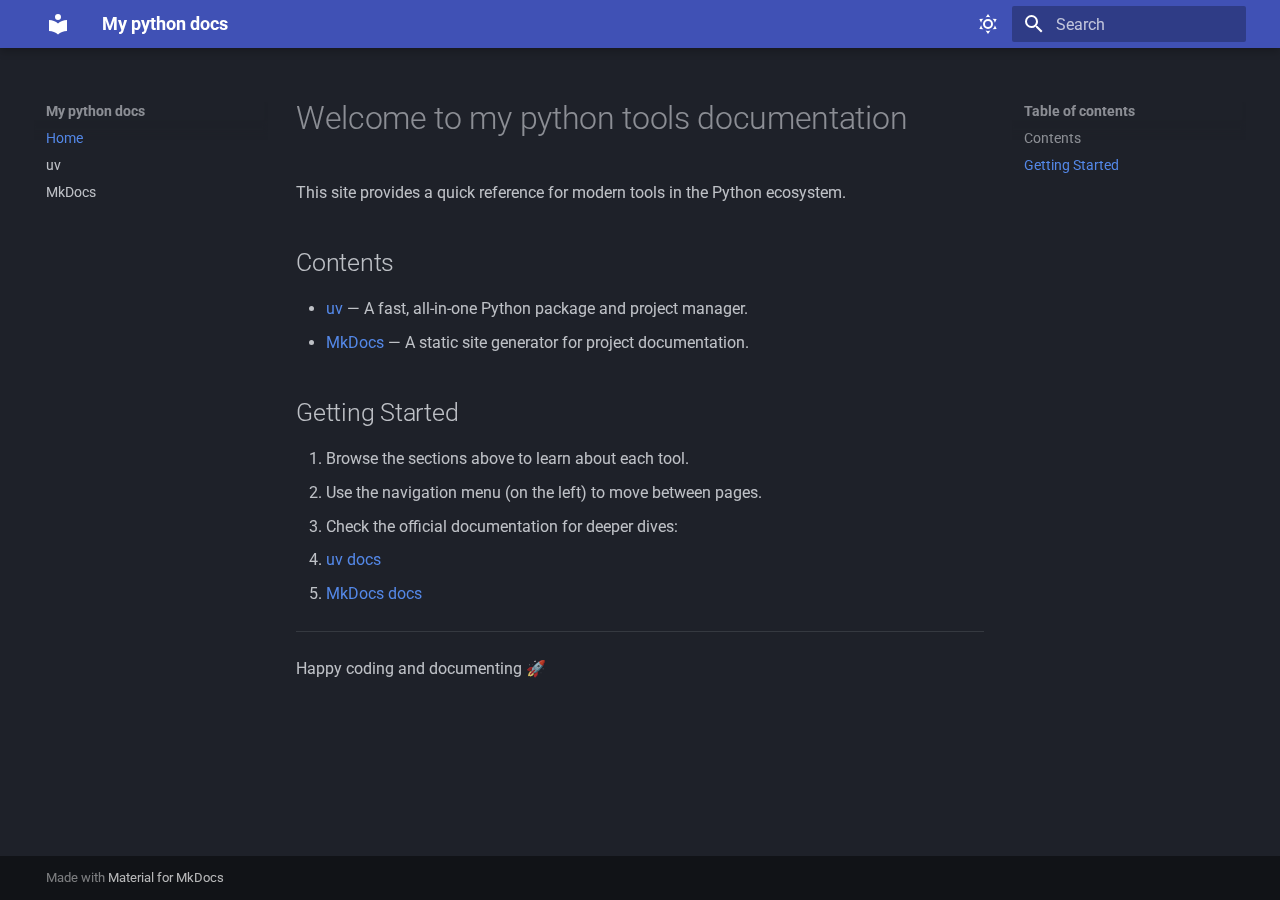
<file: index.html>
<!doctype html>
<html lang="en" class="no-js">
  <head>
    
      <meta charset="utf-8">
      <meta name="viewport" content="width=device-width,initial-scale=1">
      
      
      
      
      
        <link rel="next" href="uv/">
      
      
      <link rel="icon" href="assets/images/favicon.png">
      <meta name="generator" content="mkdocs-1.6.1, mkdocs-material-9.6.20">
    
    
      
        <title>My python docs</title>
      
    
    
      <link rel="stylesheet" href="assets/stylesheets/main.e53b48f4.min.css">
      
        
        <link rel="stylesheet" href="assets/stylesheets/palette.06af60db.min.css">
      
      


    
    
      
    
    
      
        
        
        <link rel="preconnect" href="https://fonts.gstatic.com" crossorigin>
        <link rel="stylesheet" href="https://fonts.googleapis.com/css?family=Roboto:300,300i,400,400i,700,700i%7CRoboto+Mono:400,400i,700,700i&display=fallback">
        <style>:root{--md-text-font:"Roboto";--md-code-font:"Roboto Mono"}</style>
      
    
    
    <script>__md_scope=new URL(".",location),__md_hash=e=>[...e].reduce(((e,_)=>(e<<5)-e+_.charCodeAt(0)),0),__md_get=(e,_=localStorage,t=__md_scope)=>JSON.parse(_.getItem(t.pathname+"."+e)),__md_set=(e,_,t=localStorage,a=__md_scope)=>{try{t.setItem(a.pathname+"."+e,JSON.stringify(_))}catch(e){}}</script>
    
      

    
    
    
  </head>
  
  
    
    
      
    
    
    
    
    <body dir="ltr" data-md-color-scheme="slate" data-md-color-primary="indigo" data-md-color-accent="indigo">
  
    
    <input class="md-toggle" data-md-toggle="drawer" type="checkbox" id="__drawer" autocomplete="off">
    <input class="md-toggle" data-md-toggle="search" type="checkbox" id="__search" autocomplete="off">
    <label class="md-overlay" for="__drawer"></label>
    <div data-md-component="skip">
      
        
        <a href="#welcome-to-my-python-tools-documentation" class="md-skip">
          Skip to content
        </a>
      
    </div>
    <div data-md-component="announce">
      
    </div>
    
    
      

  

<header class="md-header md-header--shadow" data-md-component="header">
  <nav class="md-header__inner md-grid" aria-label="Header">
    <a href="." title="My python docs" class="md-header__button md-logo" aria-label="My python docs" data-md-component="logo">
      
  
  <svg xmlns="http://www.w3.org/2000/svg" viewBox="0 0 24 24"><path d="M12 8a3 3 0 0 0 3-3 3 3 0 0 0-3-3 3 3 0 0 0-3 3 3 3 0 0 0 3 3m0 3.54C9.64 9.35 6.5 8 3 8v11c3.5 0 6.64 1.35 9 3.54 2.36-2.19 5.5-3.54 9-3.54V8c-3.5 0-6.64 1.35-9 3.54"/></svg>

    </a>
    <label class="md-header__button md-icon" for="__drawer">
      
      <svg xmlns="http://www.w3.org/2000/svg" viewBox="0 0 24 24"><path d="M3 6h18v2H3zm0 5h18v2H3zm0 5h18v2H3z"/></svg>
    </label>
    <div class="md-header__title" data-md-component="header-title">
      <div class="md-header__ellipsis">
        <div class="md-header__topic">
          <span class="md-ellipsis">
            My python docs
          </span>
        </div>
        <div class="md-header__topic" data-md-component="header-topic">
          <span class="md-ellipsis">
            
              Home
            
          </span>
        </div>
      </div>
    </div>
    
      
        <form class="md-header__option" data-md-component="palette">
  
    
    
    
    <input class="md-option" data-md-color-media="" data-md-color-scheme="slate" data-md-color-primary="indigo" data-md-color-accent="indigo"  aria-label="Switch to light mode"  type="radio" name="__palette" id="__palette_0">
    
      <label class="md-header__button md-icon" title="Switch to light mode" for="__palette_1" hidden>
        <svg xmlns="http://www.w3.org/2000/svg" viewBox="0 0 24 24"><path d="M12 7a5 5 0 0 1 5 5 5 5 0 0 1-5 5 5 5 0 0 1-5-5 5 5 0 0 1 5-5m0 2a3 3 0 0 0-3 3 3 3 0 0 0 3 3 3 3 0 0 0 3-3 3 3 0 0 0-3-3m0-7 2.39 3.42C13.65 5.15 12.84 5 12 5s-1.65.15-2.39.42zM3.34 7l4.16-.35A7.2 7.2 0 0 0 5.94 8.5c-.44.74-.69 1.5-.83 2.29zm.02 10 1.76-3.77a7.131 7.131 0 0 0 2.38 4.14zM20.65 7l-1.77 3.79a7.02 7.02 0 0 0-2.38-4.15zm-.01 10-4.14.36c.59-.51 1.12-1.14 1.54-1.86.42-.73.69-1.5.83-2.29zM12 22l-2.41-3.44c.74.27 1.55.44 2.41.44.82 0 1.63-.17 2.37-.44z"/></svg>
      </label>
    
  
    
    
    
    <input class="md-option" data-md-color-media="" data-md-color-scheme="default" data-md-color-primary="indigo" data-md-color-accent="indigo"  aria-label="Switch to dark mode"  type="radio" name="__palette" id="__palette_1">
    
      <label class="md-header__button md-icon" title="Switch to dark mode" for="__palette_0" hidden>
        <svg xmlns="http://www.w3.org/2000/svg" viewBox="0 0 24 24"><path d="m17.75 4.09-2.53 1.94.91 3.06-2.63-1.81-2.63 1.81.91-3.06-2.53-1.94L12.44 4l1.06-3 1.06 3zm3.5 6.91-1.64 1.25.59 1.98-1.7-1.17-1.7 1.17.59-1.98L15.75 11l2.06-.05L18.5 9l.69 1.95zm-2.28 4.95c.83-.08 1.72 1.1 1.19 1.85-.32.45-.66.87-1.08 1.27C15.17 23 8.84 23 4.94 19.07c-3.91-3.9-3.91-10.24 0-14.14.4-.4.82-.76 1.27-1.08.75-.53 1.93.36 1.85 1.19-.27 2.86.69 5.83 2.89 8.02a9.96 9.96 0 0 0 8.02 2.89m-1.64 2.02a12.08 12.08 0 0 1-7.8-3.47c-2.17-2.19-3.33-5-3.49-7.82-2.81 3.14-2.7 7.96.31 10.98 3.02 3.01 7.84 3.12 10.98.31"/></svg>
      </label>
    
  
</form>
      
    
    
      <script>var palette=__md_get("__palette");if(palette&&palette.color){if("(prefers-color-scheme)"===palette.color.media){var media=matchMedia("(prefers-color-scheme: light)"),input=document.querySelector(media.matches?"[data-md-color-media='(prefers-color-scheme: light)']":"[data-md-color-media='(prefers-color-scheme: dark)']");palette.color.media=input.getAttribute("data-md-color-media"),palette.color.scheme=input.getAttribute("data-md-color-scheme"),palette.color.primary=input.getAttribute("data-md-color-primary"),palette.color.accent=input.getAttribute("data-md-color-accent")}for(var[key,value]of Object.entries(palette.color))document.body.setAttribute("data-md-color-"+key,value)}</script>
    
    
    
      
      
        <label class="md-header__button md-icon" for="__search">
          
          <svg xmlns="http://www.w3.org/2000/svg" viewBox="0 0 24 24"><path d="M9.5 3A6.5 6.5 0 0 1 16 9.5c0 1.61-.59 3.09-1.56 4.23l.27.27h.79l5 5-1.5 1.5-5-5v-.79l-.27-.27A6.52 6.52 0 0 1 9.5 16 6.5 6.5 0 0 1 3 9.5 6.5 6.5 0 0 1 9.5 3m0 2C7 5 5 7 5 9.5S7 14 9.5 14 14 12 14 9.5 12 5 9.5 5"/></svg>
        </label>
        <div class="md-search" data-md-component="search" role="dialog">
  <label class="md-search__overlay" for="__search"></label>
  <div class="md-search__inner" role="search">
    <form class="md-search__form" name="search">
      <input type="text" class="md-search__input" name="query" aria-label="Search" placeholder="Search" autocapitalize="off" autocorrect="off" autocomplete="off" spellcheck="false" data-md-component="search-query" required>
      <label class="md-search__icon md-icon" for="__search">
        
        <svg xmlns="http://www.w3.org/2000/svg" viewBox="0 0 24 24"><path d="M9.5 3A6.5 6.5 0 0 1 16 9.5c0 1.61-.59 3.09-1.56 4.23l.27.27h.79l5 5-1.5 1.5-5-5v-.79l-.27-.27A6.52 6.52 0 0 1 9.5 16 6.5 6.5 0 0 1 3 9.5 6.5 6.5 0 0 1 9.5 3m0 2C7 5 5 7 5 9.5S7 14 9.5 14 14 12 14 9.5 12 5 9.5 5"/></svg>
        
        <svg xmlns="http://www.w3.org/2000/svg" viewBox="0 0 24 24"><path d="M20 11v2H8l5.5 5.5-1.42 1.42L4.16 12l7.92-7.92L13.5 5.5 8 11z"/></svg>
      </label>
      <nav class="md-search__options" aria-label="Search">
        
        <button type="reset" class="md-search__icon md-icon" title="Clear" aria-label="Clear" tabindex="-1">
          
          <svg xmlns="http://www.w3.org/2000/svg" viewBox="0 0 24 24"><path d="M19 6.41 17.59 5 12 10.59 6.41 5 5 6.41 10.59 12 5 17.59 6.41 19 12 13.41 17.59 19 19 17.59 13.41 12z"/></svg>
        </button>
      </nav>
      
    </form>
    <div class="md-search__output">
      <div class="md-search__scrollwrap" tabindex="0" data-md-scrollfix>
        <div class="md-search-result" data-md-component="search-result">
          <div class="md-search-result__meta">
            Initializing search
          </div>
          <ol class="md-search-result__list" role="presentation"></ol>
        </div>
      </div>
    </div>
  </div>
</div>
      
    
    
  </nav>
  
</header>
    
    <div class="md-container" data-md-component="container">
      
      
        
          
        
      
      <main class="md-main" data-md-component="main">
        <div class="md-main__inner md-grid">
          
            
              
              <div class="md-sidebar md-sidebar--primary" data-md-component="sidebar" data-md-type="navigation" >
                <div class="md-sidebar__scrollwrap">
                  <div class="md-sidebar__inner">
                    



<nav class="md-nav md-nav--primary" aria-label="Navigation" data-md-level="0">
  <label class="md-nav__title" for="__drawer">
    <a href="." title="My python docs" class="md-nav__button md-logo" aria-label="My python docs" data-md-component="logo">
      
  
  <svg xmlns="http://www.w3.org/2000/svg" viewBox="0 0 24 24"><path d="M12 8a3 3 0 0 0 3-3 3 3 0 0 0-3-3 3 3 0 0 0-3 3 3 3 0 0 0 3 3m0 3.54C9.64 9.35 6.5 8 3 8v11c3.5 0 6.64 1.35 9 3.54 2.36-2.19 5.5-3.54 9-3.54V8c-3.5 0-6.64 1.35-9 3.54"/></svg>

    </a>
    My python docs
  </label>
  
  <ul class="md-nav__list" data-md-scrollfix>
    
      
      
  
  
    
  
  
  
    <li class="md-nav__item md-nav__item--active">
      
      <input class="md-nav__toggle md-toggle" type="checkbox" id="__toc">
      
      
        
      
      
        <label class="md-nav__link md-nav__link--active" for="__toc">
          
  
  
  <span class="md-ellipsis">
    Home
    
  </span>
  

          <span class="md-nav__icon md-icon"></span>
        </label>
      
      <a href="." class="md-nav__link md-nav__link--active">
        
  
  
  <span class="md-ellipsis">
    Home
    
  </span>
  

      </a>
      
        

<nav class="md-nav md-nav--secondary" aria-label="Table of contents">
  
  
  
    
  
  
    <label class="md-nav__title" for="__toc">
      <span class="md-nav__icon md-icon"></span>
      Table of contents
    </label>
    <ul class="md-nav__list" data-md-component="toc" data-md-scrollfix>
      
        <li class="md-nav__item">
  <a href="#contents" class="md-nav__link">
    <span class="md-ellipsis">
      Contents
    </span>
  </a>
  
</li>
      
        <li class="md-nav__item">
  <a href="#getting-started" class="md-nav__link">
    <span class="md-ellipsis">
      Getting Started
    </span>
  </a>
  
</li>
      
    </ul>
  
</nav>
      
    </li>
  

    
      
      
  
  
  
  
    <li class="md-nav__item">
      <a href="uv/" class="md-nav__link">
        
  
  
  <span class="md-ellipsis">
    uv
    
  </span>
  

      </a>
    </li>
  

    
      
      
  
  
  
  
    <li class="md-nav__item">
      <a href="mkdocs/" class="md-nav__link">
        
  
  
  <span class="md-ellipsis">
    MkDocs
    
  </span>
  

      </a>
    </li>
  

    
  </ul>
</nav>
                  </div>
                </div>
              </div>
            
            
              
              <div class="md-sidebar md-sidebar--secondary" data-md-component="sidebar" data-md-type="toc" >
                <div class="md-sidebar__scrollwrap">
                  <div class="md-sidebar__inner">
                    

<nav class="md-nav md-nav--secondary" aria-label="Table of contents">
  
  
  
    
  
  
    <label class="md-nav__title" for="__toc">
      <span class="md-nav__icon md-icon"></span>
      Table of contents
    </label>
    <ul class="md-nav__list" data-md-component="toc" data-md-scrollfix>
      
        <li class="md-nav__item">
  <a href="#contents" class="md-nav__link">
    <span class="md-ellipsis">
      Contents
    </span>
  </a>
  
</li>
      
        <li class="md-nav__item">
  <a href="#getting-started" class="md-nav__link">
    <span class="md-ellipsis">
      Getting Started
    </span>
  </a>
  
</li>
      
    </ul>
  
</nav>
                  </div>
                </div>
              </div>
            
          
          
            <div class="md-content" data-md-component="content">
              <article class="md-content__inner md-typeset">
                
                  



<h1 id="welcome-to-my-python-tools-documentation">Welcome to my python tools documentation</h1>
<p>This site provides a quick reference for modern tools in the Python ecosystem.  </p>
<h2 id="contents">Contents</h2>
<ul>
<li><a href="uv/">uv</a> — A fast, all-in-one Python package and project manager.  </li>
<li><a href="mkdocs/">MkDocs</a> — A static site generator for project documentation.  </li>
</ul>
<h2 id="getting-started">Getting Started</h2>
<ol>
<li>Browse the sections above to learn about each tool.  </li>
<li>Use the navigation menu (on the left) to move between pages.  </li>
<li>Check the official documentation for deeper dives:  </li>
<li><a href="https://docs.astral.sh/uv/">uv docs</a>  </li>
<li><a href="https://www.mkdocs.org/">MkDocs docs</a>  </li>
</ol>
<hr />
<p>Happy coding and documenting 🚀</p>












                
              </article>
            </div>
          
          
<script>var target=document.getElementById(location.hash.slice(1));target&&target.name&&(target.checked=target.name.startsWith("__tabbed_"))</script>
        </div>
        
      </main>
      
        <footer class="md-footer">
  
  <div class="md-footer-meta md-typeset">
    <div class="md-footer-meta__inner md-grid">
      <div class="md-copyright">
  
  
    Made with
    <a href="https://squidfunk.github.io/mkdocs-material/" target="_blank" rel="noopener">
      Material for MkDocs
    </a>
  
</div>
      
    </div>
  </div>
</footer>
      
    </div>
    <div class="md-dialog" data-md-component="dialog">
      <div class="md-dialog__inner md-typeset"></div>
    </div>
    
    
    
      
      <script id="__config" type="application/json">{"base": ".", "features": [], "search": "assets/javascripts/workers/search.973d3a69.min.js", "tags": null, "translations": {"clipboard.copied": "Copied to clipboard", "clipboard.copy": "Copy to clipboard", "search.result.more.one": "1 more on this page", "search.result.more.other": "# more on this page", "search.result.none": "No matching documents", "search.result.one": "1 matching document", "search.result.other": "# matching documents", "search.result.placeholder": "Type to start searching", "search.result.term.missing": "Missing", "select.version": "Select version"}, "version": null}</script>
    
    
      <script src="assets/javascripts/bundle.f55a23d4.min.js"></script>
      
    
  </body>
</html>
</file>
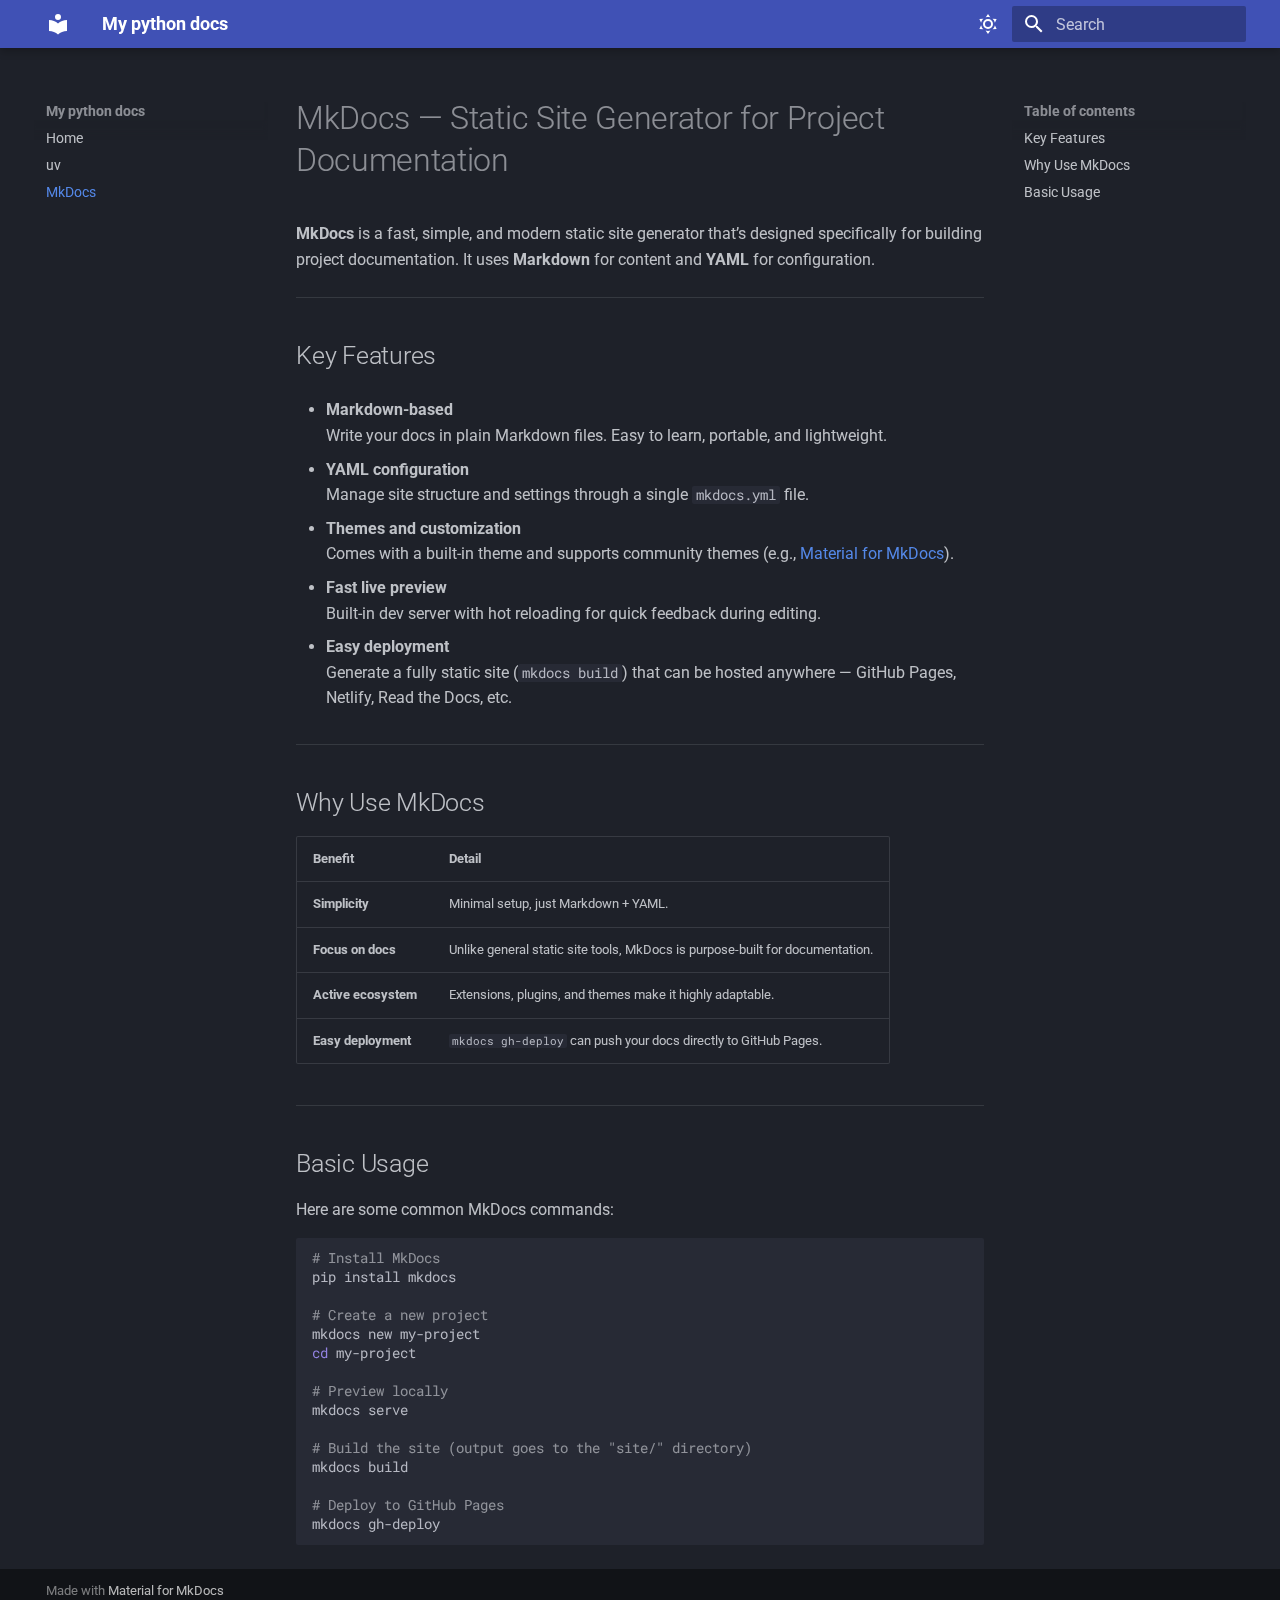
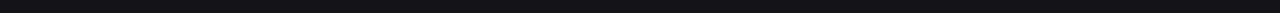
<file: mkdocs/index.html>
<!doctype html>
<html lang="en" class="no-js">
  <head>
    
      <meta charset="utf-8">
      <meta name="viewport" content="width=device-width,initial-scale=1">
      
      
      
      
        <link rel="prev" href="../uv/">
      
      
      
      <link rel="icon" href="../assets/images/favicon.png">
      <meta name="generator" content="mkdocs-1.6.1, mkdocs-material-9.6.20">
    
    
      
        <title>MkDocs - My python docs</title>
      
    
    
      <link rel="stylesheet" href="../assets/stylesheets/main.e53b48f4.min.css">
      
        
        <link rel="stylesheet" href="../assets/stylesheets/palette.06af60db.min.css">
      
      


    
    
      
    
    
      
        
        
        <link rel="preconnect" href="https://fonts.gstatic.com" crossorigin>
        <link rel="stylesheet" href="https://fonts.googleapis.com/css?family=Roboto:300,300i,400,400i,700,700i%7CRoboto+Mono:400,400i,700,700i&display=fallback">
        <style>:root{--md-text-font:"Roboto";--md-code-font:"Roboto Mono"}</style>
      
    
    
    <script>__md_scope=new URL("..",location),__md_hash=e=>[...e].reduce(((e,_)=>(e<<5)-e+_.charCodeAt(0)),0),__md_get=(e,_=localStorage,t=__md_scope)=>JSON.parse(_.getItem(t.pathname+"."+e)),__md_set=(e,_,t=localStorage,a=__md_scope)=>{try{t.setItem(a.pathname+"."+e,JSON.stringify(_))}catch(e){}}</script>
    
      

    
    
    
  </head>
  
  
    
    
      
    
    
    
    
    <body dir="ltr" data-md-color-scheme="slate" data-md-color-primary="indigo" data-md-color-accent="indigo">
  
    
    <input class="md-toggle" data-md-toggle="drawer" type="checkbox" id="__drawer" autocomplete="off">
    <input class="md-toggle" data-md-toggle="search" type="checkbox" id="__search" autocomplete="off">
    <label class="md-overlay" for="__drawer"></label>
    <div data-md-component="skip">
      
        
        <a href="#mkdocs-static-site-generator-for-project-documentation" class="md-skip">
          Skip to content
        </a>
      
    </div>
    <div data-md-component="announce">
      
    </div>
    
    
      

  

<header class="md-header md-header--shadow" data-md-component="header">
  <nav class="md-header__inner md-grid" aria-label="Header">
    <a href=".." title="My python docs" class="md-header__button md-logo" aria-label="My python docs" data-md-component="logo">
      
  
  <svg xmlns="http://www.w3.org/2000/svg" viewBox="0 0 24 24"><path d="M12 8a3 3 0 0 0 3-3 3 3 0 0 0-3-3 3 3 0 0 0-3 3 3 3 0 0 0 3 3m0 3.54C9.64 9.35 6.5 8 3 8v11c3.5 0 6.64 1.35 9 3.54 2.36-2.19 5.5-3.54 9-3.54V8c-3.5 0-6.64 1.35-9 3.54"/></svg>

    </a>
    <label class="md-header__button md-icon" for="__drawer">
      
      <svg xmlns="http://www.w3.org/2000/svg" viewBox="0 0 24 24"><path d="M3 6h18v2H3zm0 5h18v2H3zm0 5h18v2H3z"/></svg>
    </label>
    <div class="md-header__title" data-md-component="header-title">
      <div class="md-header__ellipsis">
        <div class="md-header__topic">
          <span class="md-ellipsis">
            My python docs
          </span>
        </div>
        <div class="md-header__topic" data-md-component="header-topic">
          <span class="md-ellipsis">
            
              MkDocs
            
          </span>
        </div>
      </div>
    </div>
    
      
        <form class="md-header__option" data-md-component="palette">
  
    
    
    
    <input class="md-option" data-md-color-media="" data-md-color-scheme="slate" data-md-color-primary="indigo" data-md-color-accent="indigo"  aria-label="Switch to light mode"  type="radio" name="__palette" id="__palette_0">
    
      <label class="md-header__button md-icon" title="Switch to light mode" for="__palette_1" hidden>
        <svg xmlns="http://www.w3.org/2000/svg" viewBox="0 0 24 24"><path d="M12 7a5 5 0 0 1 5 5 5 5 0 0 1-5 5 5 5 0 0 1-5-5 5 5 0 0 1 5-5m0 2a3 3 0 0 0-3 3 3 3 0 0 0 3 3 3 3 0 0 0 3-3 3 3 0 0 0-3-3m0-7 2.39 3.42C13.65 5.15 12.84 5 12 5s-1.65.15-2.39.42zM3.34 7l4.16-.35A7.2 7.2 0 0 0 5.94 8.5c-.44.74-.69 1.5-.83 2.29zm.02 10 1.76-3.77a7.131 7.131 0 0 0 2.38 4.14zM20.65 7l-1.77 3.79a7.02 7.02 0 0 0-2.38-4.15zm-.01 10-4.14.36c.59-.51 1.12-1.14 1.54-1.86.42-.73.69-1.5.83-2.29zM12 22l-2.41-3.44c.74.27 1.55.44 2.41.44.82 0 1.63-.17 2.37-.44z"/></svg>
      </label>
    
  
    
    
    
    <input class="md-option" data-md-color-media="" data-md-color-scheme="default" data-md-color-primary="indigo" data-md-color-accent="indigo"  aria-label="Switch to dark mode"  type="radio" name="__palette" id="__palette_1">
    
      <label class="md-header__button md-icon" title="Switch to dark mode" for="__palette_0" hidden>
        <svg xmlns="http://www.w3.org/2000/svg" viewBox="0 0 24 24"><path d="m17.75 4.09-2.53 1.94.91 3.06-2.63-1.81-2.63 1.81.91-3.06-2.53-1.94L12.44 4l1.06-3 1.06 3zm3.5 6.91-1.64 1.25.59 1.98-1.7-1.17-1.7 1.17.59-1.98L15.75 11l2.06-.05L18.5 9l.69 1.95zm-2.28 4.95c.83-.08 1.72 1.1 1.19 1.85-.32.45-.66.87-1.08 1.27C15.17 23 8.84 23 4.94 19.07c-3.91-3.9-3.91-10.24 0-14.14.4-.4.82-.76 1.27-1.08.75-.53 1.93.36 1.85 1.19-.27 2.86.69 5.83 2.89 8.02a9.96 9.96 0 0 0 8.02 2.89m-1.64 2.02a12.08 12.08 0 0 1-7.8-3.47c-2.17-2.19-3.33-5-3.49-7.82-2.81 3.14-2.7 7.96.31 10.98 3.02 3.01 7.84 3.12 10.98.31"/></svg>
      </label>
    
  
</form>
      
    
    
      <script>var palette=__md_get("__palette");if(palette&&palette.color){if("(prefers-color-scheme)"===palette.color.media){var media=matchMedia("(prefers-color-scheme: light)"),input=document.querySelector(media.matches?"[data-md-color-media='(prefers-color-scheme: light)']":"[data-md-color-media='(prefers-color-scheme: dark)']");palette.color.media=input.getAttribute("data-md-color-media"),palette.color.scheme=input.getAttribute("data-md-color-scheme"),palette.color.primary=input.getAttribute("data-md-color-primary"),palette.color.accent=input.getAttribute("data-md-color-accent")}for(var[key,value]of Object.entries(palette.color))document.body.setAttribute("data-md-color-"+key,value)}</script>
    
    
    
      
      
        <label class="md-header__button md-icon" for="__search">
          
          <svg xmlns="http://www.w3.org/2000/svg" viewBox="0 0 24 24"><path d="M9.5 3A6.5 6.5 0 0 1 16 9.5c0 1.61-.59 3.09-1.56 4.23l.27.27h.79l5 5-1.5 1.5-5-5v-.79l-.27-.27A6.52 6.52 0 0 1 9.5 16 6.5 6.5 0 0 1 3 9.5 6.5 6.5 0 0 1 9.5 3m0 2C7 5 5 7 5 9.5S7 14 9.5 14 14 12 14 9.5 12 5 9.5 5"/></svg>
        </label>
        <div class="md-search" data-md-component="search" role="dialog">
  <label class="md-search__overlay" for="__search"></label>
  <div class="md-search__inner" role="search">
    <form class="md-search__form" name="search">
      <input type="text" class="md-search__input" name="query" aria-label="Search" placeholder="Search" autocapitalize="off" autocorrect="off" autocomplete="off" spellcheck="false" data-md-component="search-query" required>
      <label class="md-search__icon md-icon" for="__search">
        
        <svg xmlns="http://www.w3.org/2000/svg" viewBox="0 0 24 24"><path d="M9.5 3A6.5 6.5 0 0 1 16 9.5c0 1.61-.59 3.09-1.56 4.23l.27.27h.79l5 5-1.5 1.5-5-5v-.79l-.27-.27A6.52 6.52 0 0 1 9.5 16 6.5 6.5 0 0 1 3 9.5 6.5 6.5 0 0 1 9.5 3m0 2C7 5 5 7 5 9.5S7 14 9.5 14 14 12 14 9.5 12 5 9.5 5"/></svg>
        
        <svg xmlns="http://www.w3.org/2000/svg" viewBox="0 0 24 24"><path d="M20 11v2H8l5.5 5.5-1.42 1.42L4.16 12l7.92-7.92L13.5 5.5 8 11z"/></svg>
      </label>
      <nav class="md-search__options" aria-label="Search">
        
        <button type="reset" class="md-search__icon md-icon" title="Clear" aria-label="Clear" tabindex="-1">
          
          <svg xmlns="http://www.w3.org/2000/svg" viewBox="0 0 24 24"><path d="M19 6.41 17.59 5 12 10.59 6.41 5 5 6.41 10.59 12 5 17.59 6.41 19 12 13.41 17.59 19 19 17.59 13.41 12z"/></svg>
        </button>
      </nav>
      
    </form>
    <div class="md-search__output">
      <div class="md-search__scrollwrap" tabindex="0" data-md-scrollfix>
        <div class="md-search-result" data-md-component="search-result">
          <div class="md-search-result__meta">
            Initializing search
          </div>
          <ol class="md-search-result__list" role="presentation"></ol>
        </div>
      </div>
    </div>
  </div>
</div>
      
    
    
  </nav>
  
</header>
    
    <div class="md-container" data-md-component="container">
      
      
        
          
        
      
      <main class="md-main" data-md-component="main">
        <div class="md-main__inner md-grid">
          
            
              
              <div class="md-sidebar md-sidebar--primary" data-md-component="sidebar" data-md-type="navigation" >
                <div class="md-sidebar__scrollwrap">
                  <div class="md-sidebar__inner">
                    



<nav class="md-nav md-nav--primary" aria-label="Navigation" data-md-level="0">
  <label class="md-nav__title" for="__drawer">
    <a href=".." title="My python docs" class="md-nav__button md-logo" aria-label="My python docs" data-md-component="logo">
      
  
  <svg xmlns="http://www.w3.org/2000/svg" viewBox="0 0 24 24"><path d="M12 8a3 3 0 0 0 3-3 3 3 0 0 0-3-3 3 3 0 0 0-3 3 3 3 0 0 0 3 3m0 3.54C9.64 9.35 6.5 8 3 8v11c3.5 0 6.64 1.35 9 3.54 2.36-2.19 5.5-3.54 9-3.54V8c-3.5 0-6.64 1.35-9 3.54"/></svg>

    </a>
    My python docs
  </label>
  
  <ul class="md-nav__list" data-md-scrollfix>
    
      
      
  
  
  
  
    <li class="md-nav__item">
      <a href=".." class="md-nav__link">
        
  
  
  <span class="md-ellipsis">
    Home
    
  </span>
  

      </a>
    </li>
  

    
      
      
  
  
  
  
    <li class="md-nav__item">
      <a href="../uv/" class="md-nav__link">
        
  
  
  <span class="md-ellipsis">
    uv
    
  </span>
  

      </a>
    </li>
  

    
      
      
  
  
    
  
  
  
    <li class="md-nav__item md-nav__item--active">
      
      <input class="md-nav__toggle md-toggle" type="checkbox" id="__toc">
      
      
        
      
      
        <label class="md-nav__link md-nav__link--active" for="__toc">
          
  
  
  <span class="md-ellipsis">
    MkDocs
    
  </span>
  

          <span class="md-nav__icon md-icon"></span>
        </label>
      
      <a href="./" class="md-nav__link md-nav__link--active">
        
  
  
  <span class="md-ellipsis">
    MkDocs
    
  </span>
  

      </a>
      
        

<nav class="md-nav md-nav--secondary" aria-label="Table of contents">
  
  
  
    
  
  
    <label class="md-nav__title" for="__toc">
      <span class="md-nav__icon md-icon"></span>
      Table of contents
    </label>
    <ul class="md-nav__list" data-md-component="toc" data-md-scrollfix>
      
        <li class="md-nav__item">
  <a href="#key-features" class="md-nav__link">
    <span class="md-ellipsis">
      Key Features
    </span>
  </a>
  
</li>
      
        <li class="md-nav__item">
  <a href="#why-use-mkdocs" class="md-nav__link">
    <span class="md-ellipsis">
      Why Use MkDocs
    </span>
  </a>
  
</li>
      
        <li class="md-nav__item">
  <a href="#basic-usage" class="md-nav__link">
    <span class="md-ellipsis">
      Basic Usage
    </span>
  </a>
  
</li>
      
    </ul>
  
</nav>
      
    </li>
  

    
  </ul>
</nav>
                  </div>
                </div>
              </div>
            
            
              
              <div class="md-sidebar md-sidebar--secondary" data-md-component="sidebar" data-md-type="toc" >
                <div class="md-sidebar__scrollwrap">
                  <div class="md-sidebar__inner">
                    

<nav class="md-nav md-nav--secondary" aria-label="Table of contents">
  
  
  
    
  
  
    <label class="md-nav__title" for="__toc">
      <span class="md-nav__icon md-icon"></span>
      Table of contents
    </label>
    <ul class="md-nav__list" data-md-component="toc" data-md-scrollfix>
      
        <li class="md-nav__item">
  <a href="#key-features" class="md-nav__link">
    <span class="md-ellipsis">
      Key Features
    </span>
  </a>
  
</li>
      
        <li class="md-nav__item">
  <a href="#why-use-mkdocs" class="md-nav__link">
    <span class="md-ellipsis">
      Why Use MkDocs
    </span>
  </a>
  
</li>
      
        <li class="md-nav__item">
  <a href="#basic-usage" class="md-nav__link">
    <span class="md-ellipsis">
      Basic Usage
    </span>
  </a>
  
</li>
      
    </ul>
  
</nav>
                  </div>
                </div>
              </div>
            
          
          
            <div class="md-content" data-md-component="content">
              <article class="md-content__inner md-typeset">
                
                  



<h1 id="mkdocs-static-site-generator-for-project-documentation">MkDocs — Static Site Generator for Project Documentation</h1>
<p><strong>MkDocs</strong> is a fast, simple, and modern static site generator that’s designed specifically for building project documentation. It uses <strong>Markdown</strong> for content and <strong>YAML</strong> for configuration.  </p>
<hr />
<h2 id="key-features">Key Features</h2>
<ul>
<li>
<p><strong>Markdown-based</strong><br />
  Write your docs in plain Markdown files. Easy to learn, portable, and lightweight.  </p>
</li>
<li>
<p><strong>YAML configuration</strong><br />
  Manage site structure and settings through a single <code>mkdocs.yml</code> file.  </p>
</li>
<li>
<p><strong>Themes and customization</strong><br />
  Comes with a built-in theme and supports community themes (e.g., <a href="https://squidfunk.github.io/mkdocs-material/">Material for MkDocs</a>).  </p>
</li>
<li>
<p><strong>Fast live preview</strong><br />
  Built-in dev server with hot reloading for quick feedback during editing.  </p>
</li>
<li>
<p><strong>Easy deployment</strong><br />
  Generate a fully static site (<code>mkdocs build</code>) that can be hosted anywhere — GitHub Pages, Netlify, Read the Docs, etc.  </p>
</li>
</ul>
<hr />
<h2 id="why-use-mkdocs">Why Use MkDocs</h2>
<table>
<thead>
<tr>
<th>Benefit</th>
<th>Detail</th>
</tr>
</thead>
<tbody>
<tr>
<td><strong>Simplicity</strong></td>
<td>Minimal setup, just Markdown + YAML.</td>
</tr>
<tr>
<td><strong>Focus on docs</strong></td>
<td>Unlike general static site tools, MkDocs is purpose-built for documentation.</td>
</tr>
<tr>
<td><strong>Active ecosystem</strong></td>
<td>Extensions, plugins, and themes make it highly adaptable.</td>
</tr>
<tr>
<td><strong>Easy deployment</strong></td>
<td><code>mkdocs gh-deploy</code> can push your docs directly to GitHub Pages.</td>
</tr>
</tbody>
</table>
<hr />
<h2 id="basic-usage">Basic Usage</h2>
<p>Here are some common MkDocs commands:  </p>
<div class="highlight"><pre><span></span><code><span class="c1"># Install MkDocs</span>
pip<span class="w"> </span>install<span class="w"> </span>mkdocs

<span class="c1"># Create a new project</span>
mkdocs<span class="w"> </span>new<span class="w"> </span>my-project
<span class="nb">cd</span><span class="w"> </span>my-project

<span class="c1"># Preview locally</span>
mkdocs<span class="w"> </span>serve

<span class="c1"># Build the site (output goes to the &quot;site/&quot; directory)</span>
mkdocs<span class="w"> </span>build

<span class="c1"># Deploy to GitHub Pages</span>
mkdocs<span class="w"> </span>gh-deploy
</code></pre></div>












                
              </article>
            </div>
          
          
<script>var target=document.getElementById(location.hash.slice(1));target&&target.name&&(target.checked=target.name.startsWith("__tabbed_"))</script>
        </div>
        
      </main>
      
        <footer class="md-footer">
  
  <div class="md-footer-meta md-typeset">
    <div class="md-footer-meta__inner md-grid">
      <div class="md-copyright">
  
  
    Made with
    <a href="https://squidfunk.github.io/mkdocs-material/" target="_blank" rel="noopener">
      Material for MkDocs
    </a>
  
</div>
      
    </div>
  </div>
</footer>
      
    </div>
    <div class="md-dialog" data-md-component="dialog">
      <div class="md-dialog__inner md-typeset"></div>
    </div>
    
    
    
      
      <script id="__config" type="application/json">{"base": "..", "features": [], "search": "../assets/javascripts/workers/search.973d3a69.min.js", "tags": null, "translations": {"clipboard.copied": "Copied to clipboard", "clipboard.copy": "Copy to clipboard", "search.result.more.one": "1 more on this page", "search.result.more.other": "# more on this page", "search.result.none": "No matching documents", "search.result.one": "1 matching document", "search.result.other": "# matching documents", "search.result.placeholder": "Type to start searching", "search.result.term.missing": "Missing", "select.version": "Select version"}, "version": null}</script>
    
    
      <script src="../assets/javascripts/bundle.f55a23d4.min.js"></script>
      
    
  </body>
</html>
</file>
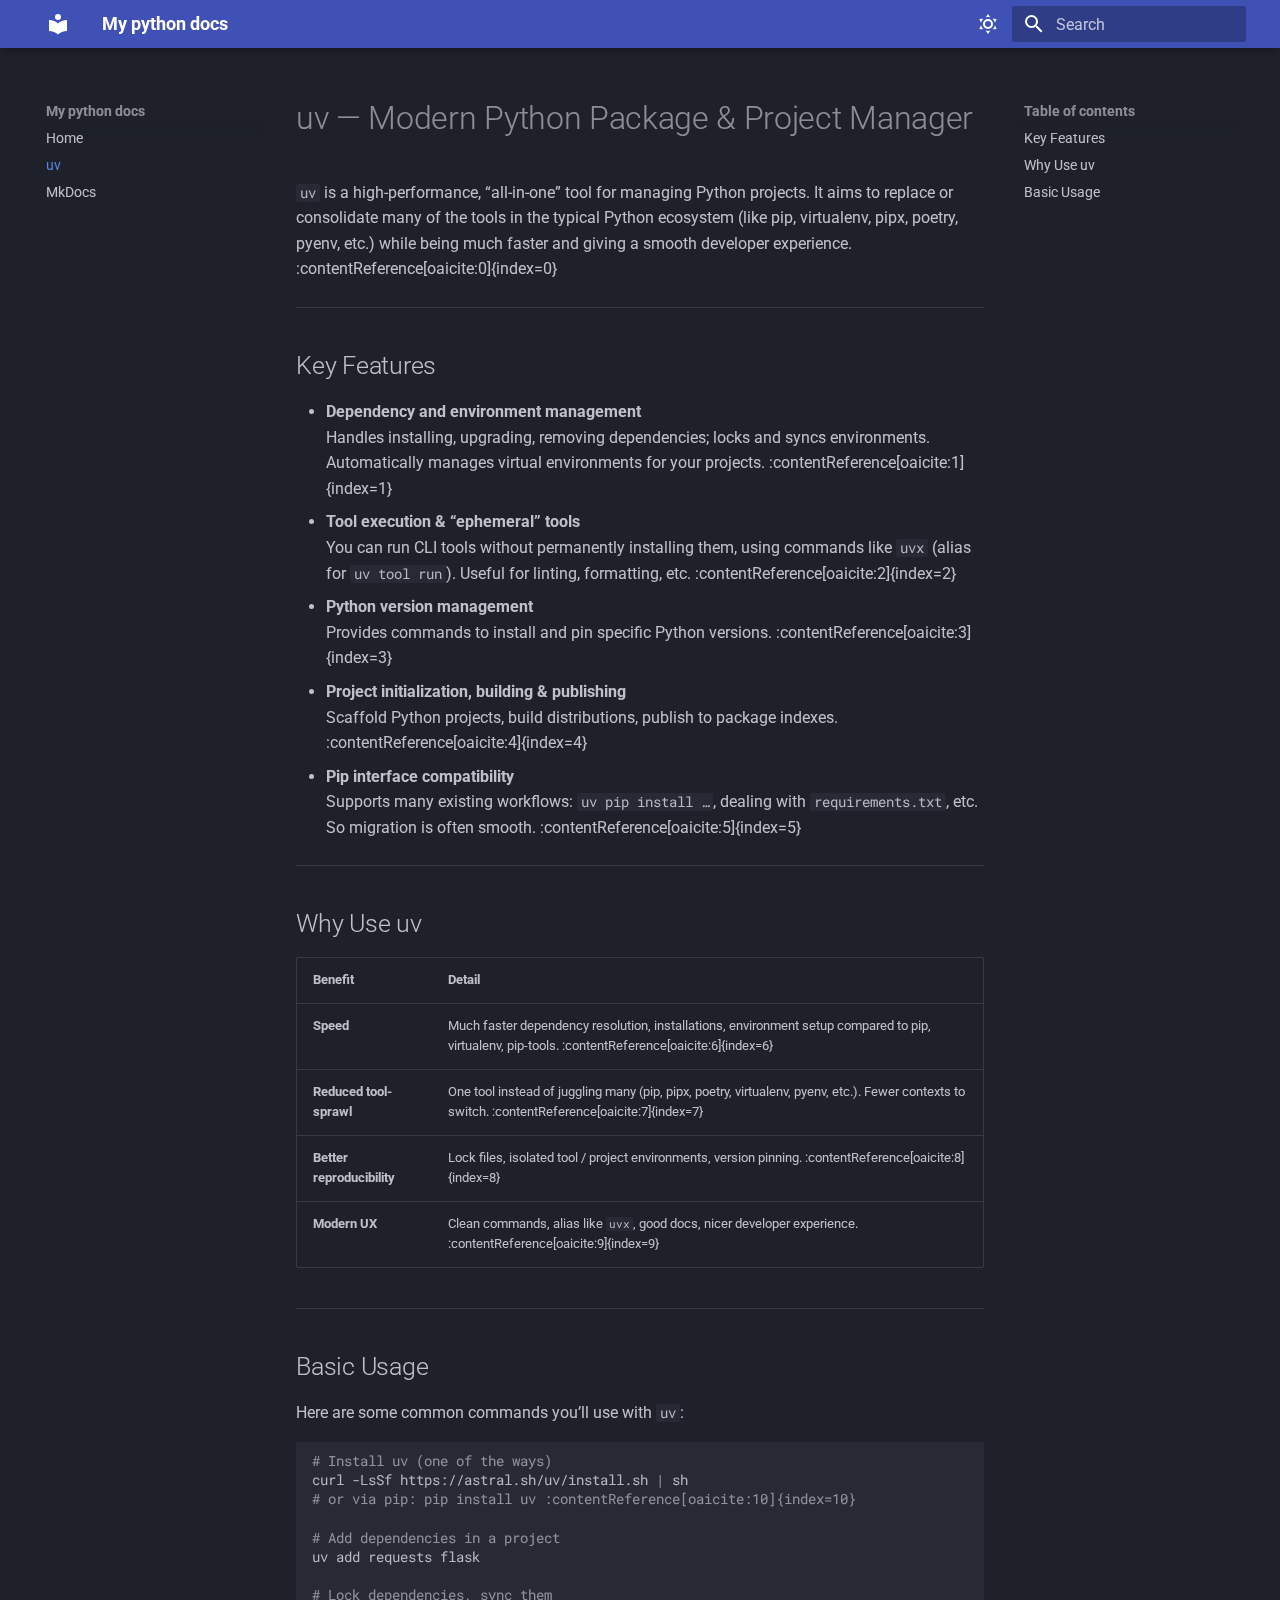
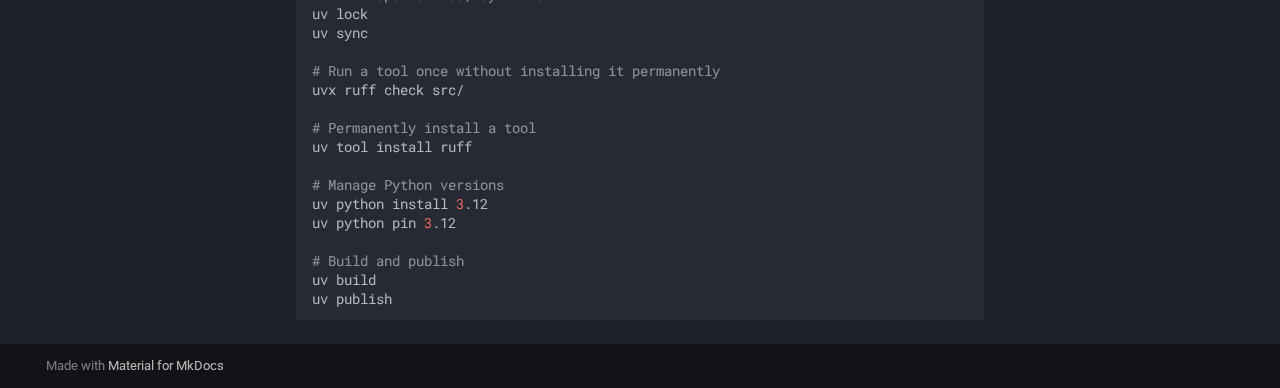
<file: uv/index.html>
<!doctype html>
<html lang="en" class="no-js">
  <head>
    
      <meta charset="utf-8">
      <meta name="viewport" content="width=device-width,initial-scale=1">
      
      
      
      
        <link rel="prev" href="..">
      
      
        <link rel="next" href="../mkdocs/">
      
      
      <link rel="icon" href="../assets/images/favicon.png">
      <meta name="generator" content="mkdocs-1.6.1, mkdocs-material-9.6.20">
    
    
      
        <title>uv - My python docs</title>
      
    
    
      <link rel="stylesheet" href="../assets/stylesheets/main.e53b48f4.min.css">
      
        
        <link rel="stylesheet" href="../assets/stylesheets/palette.06af60db.min.css">
      
      


    
    
      
    
    
      
        
        
        <link rel="preconnect" href="https://fonts.gstatic.com" crossorigin>
        <link rel="stylesheet" href="https://fonts.googleapis.com/css?family=Roboto:300,300i,400,400i,700,700i%7CRoboto+Mono:400,400i,700,700i&display=fallback">
        <style>:root{--md-text-font:"Roboto";--md-code-font:"Roboto Mono"}</style>
      
    
    
    <script>__md_scope=new URL("..",location),__md_hash=e=>[...e].reduce(((e,_)=>(e<<5)-e+_.charCodeAt(0)),0),__md_get=(e,_=localStorage,t=__md_scope)=>JSON.parse(_.getItem(t.pathname+"."+e)),__md_set=(e,_,t=localStorage,a=__md_scope)=>{try{t.setItem(a.pathname+"."+e,JSON.stringify(_))}catch(e){}}</script>
    
      

    
    
    
  </head>
  
  
    
    
      
    
    
    
    
    <body dir="ltr" data-md-color-scheme="slate" data-md-color-primary="indigo" data-md-color-accent="indigo">
  
    
    <input class="md-toggle" data-md-toggle="drawer" type="checkbox" id="__drawer" autocomplete="off">
    <input class="md-toggle" data-md-toggle="search" type="checkbox" id="__search" autocomplete="off">
    <label class="md-overlay" for="__drawer"></label>
    <div data-md-component="skip">
      
        
        <a href="#uv-modern-python-package-project-manager" class="md-skip">
          Skip to content
        </a>
      
    </div>
    <div data-md-component="announce">
      
    </div>
    
    
      

  

<header class="md-header md-header--shadow" data-md-component="header">
  <nav class="md-header__inner md-grid" aria-label="Header">
    <a href=".." title="My python docs" class="md-header__button md-logo" aria-label="My python docs" data-md-component="logo">
      
  
  <svg xmlns="http://www.w3.org/2000/svg" viewBox="0 0 24 24"><path d="M12 8a3 3 0 0 0 3-3 3 3 0 0 0-3-3 3 3 0 0 0-3 3 3 3 0 0 0 3 3m0 3.54C9.64 9.35 6.5 8 3 8v11c3.5 0 6.64 1.35 9 3.54 2.36-2.19 5.5-3.54 9-3.54V8c-3.5 0-6.64 1.35-9 3.54"/></svg>

    </a>
    <label class="md-header__button md-icon" for="__drawer">
      
      <svg xmlns="http://www.w3.org/2000/svg" viewBox="0 0 24 24"><path d="M3 6h18v2H3zm0 5h18v2H3zm0 5h18v2H3z"/></svg>
    </label>
    <div class="md-header__title" data-md-component="header-title">
      <div class="md-header__ellipsis">
        <div class="md-header__topic">
          <span class="md-ellipsis">
            My python docs
          </span>
        </div>
        <div class="md-header__topic" data-md-component="header-topic">
          <span class="md-ellipsis">
            
              uv
            
          </span>
        </div>
      </div>
    </div>
    
      
        <form class="md-header__option" data-md-component="palette">
  
    
    
    
    <input class="md-option" data-md-color-media="" data-md-color-scheme="slate" data-md-color-primary="indigo" data-md-color-accent="indigo"  aria-label="Switch to light mode"  type="radio" name="__palette" id="__palette_0">
    
      <label class="md-header__button md-icon" title="Switch to light mode" for="__palette_1" hidden>
        <svg xmlns="http://www.w3.org/2000/svg" viewBox="0 0 24 24"><path d="M12 7a5 5 0 0 1 5 5 5 5 0 0 1-5 5 5 5 0 0 1-5-5 5 5 0 0 1 5-5m0 2a3 3 0 0 0-3 3 3 3 0 0 0 3 3 3 3 0 0 0 3-3 3 3 0 0 0-3-3m0-7 2.39 3.42C13.65 5.15 12.84 5 12 5s-1.65.15-2.39.42zM3.34 7l4.16-.35A7.2 7.2 0 0 0 5.94 8.5c-.44.74-.69 1.5-.83 2.29zm.02 10 1.76-3.77a7.131 7.131 0 0 0 2.38 4.14zM20.65 7l-1.77 3.79a7.02 7.02 0 0 0-2.38-4.15zm-.01 10-4.14.36c.59-.51 1.12-1.14 1.54-1.86.42-.73.69-1.5.83-2.29zM12 22l-2.41-3.44c.74.27 1.55.44 2.41.44.82 0 1.63-.17 2.37-.44z"/></svg>
      </label>
    
  
    
    
    
    <input class="md-option" data-md-color-media="" data-md-color-scheme="default" data-md-color-primary="indigo" data-md-color-accent="indigo"  aria-label="Switch to dark mode"  type="radio" name="__palette" id="__palette_1">
    
      <label class="md-header__button md-icon" title="Switch to dark mode" for="__palette_0" hidden>
        <svg xmlns="http://www.w3.org/2000/svg" viewBox="0 0 24 24"><path d="m17.75 4.09-2.53 1.94.91 3.06-2.63-1.81-2.63 1.81.91-3.06-2.53-1.94L12.44 4l1.06-3 1.06 3zm3.5 6.91-1.64 1.25.59 1.98-1.7-1.17-1.7 1.17.59-1.98L15.75 11l2.06-.05L18.5 9l.69 1.95zm-2.28 4.95c.83-.08 1.72 1.1 1.19 1.85-.32.45-.66.87-1.08 1.27C15.17 23 8.84 23 4.94 19.07c-3.91-3.9-3.91-10.24 0-14.14.4-.4.82-.76 1.27-1.08.75-.53 1.93.36 1.85 1.19-.27 2.86.69 5.83 2.89 8.02a9.96 9.96 0 0 0 8.02 2.89m-1.64 2.02a12.08 12.08 0 0 1-7.8-3.47c-2.17-2.19-3.33-5-3.49-7.82-2.81 3.14-2.7 7.96.31 10.98 3.02 3.01 7.84 3.12 10.98.31"/></svg>
      </label>
    
  
</form>
      
    
    
      <script>var palette=__md_get("__palette");if(palette&&palette.color){if("(prefers-color-scheme)"===palette.color.media){var media=matchMedia("(prefers-color-scheme: light)"),input=document.querySelector(media.matches?"[data-md-color-media='(prefers-color-scheme: light)']":"[data-md-color-media='(prefers-color-scheme: dark)']");palette.color.media=input.getAttribute("data-md-color-media"),palette.color.scheme=input.getAttribute("data-md-color-scheme"),palette.color.primary=input.getAttribute("data-md-color-primary"),palette.color.accent=input.getAttribute("data-md-color-accent")}for(var[key,value]of Object.entries(palette.color))document.body.setAttribute("data-md-color-"+key,value)}</script>
    
    
    
      
      
        <label class="md-header__button md-icon" for="__search">
          
          <svg xmlns="http://www.w3.org/2000/svg" viewBox="0 0 24 24"><path d="M9.5 3A6.5 6.5 0 0 1 16 9.5c0 1.61-.59 3.09-1.56 4.23l.27.27h.79l5 5-1.5 1.5-5-5v-.79l-.27-.27A6.52 6.52 0 0 1 9.5 16 6.5 6.5 0 0 1 3 9.5 6.5 6.5 0 0 1 9.5 3m0 2C7 5 5 7 5 9.5S7 14 9.5 14 14 12 14 9.5 12 5 9.5 5"/></svg>
        </label>
        <div class="md-search" data-md-component="search" role="dialog">
  <label class="md-search__overlay" for="__search"></label>
  <div class="md-search__inner" role="search">
    <form class="md-search__form" name="search">
      <input type="text" class="md-search__input" name="query" aria-label="Search" placeholder="Search" autocapitalize="off" autocorrect="off" autocomplete="off" spellcheck="false" data-md-component="search-query" required>
      <label class="md-search__icon md-icon" for="__search">
        
        <svg xmlns="http://www.w3.org/2000/svg" viewBox="0 0 24 24"><path d="M9.5 3A6.5 6.5 0 0 1 16 9.5c0 1.61-.59 3.09-1.56 4.23l.27.27h.79l5 5-1.5 1.5-5-5v-.79l-.27-.27A6.52 6.52 0 0 1 9.5 16 6.5 6.5 0 0 1 3 9.5 6.5 6.5 0 0 1 9.5 3m0 2C7 5 5 7 5 9.5S7 14 9.5 14 14 12 14 9.5 12 5 9.5 5"/></svg>
        
        <svg xmlns="http://www.w3.org/2000/svg" viewBox="0 0 24 24"><path d="M20 11v2H8l5.5 5.5-1.42 1.42L4.16 12l7.92-7.92L13.5 5.5 8 11z"/></svg>
      </label>
      <nav class="md-search__options" aria-label="Search">
        
        <button type="reset" class="md-search__icon md-icon" title="Clear" aria-label="Clear" tabindex="-1">
          
          <svg xmlns="http://www.w3.org/2000/svg" viewBox="0 0 24 24"><path d="M19 6.41 17.59 5 12 10.59 6.41 5 5 6.41 10.59 12 5 17.59 6.41 19 12 13.41 17.59 19 19 17.59 13.41 12z"/></svg>
        </button>
      </nav>
      
    </form>
    <div class="md-search__output">
      <div class="md-search__scrollwrap" tabindex="0" data-md-scrollfix>
        <div class="md-search-result" data-md-component="search-result">
          <div class="md-search-result__meta">
            Initializing search
          </div>
          <ol class="md-search-result__list" role="presentation"></ol>
        </div>
      </div>
    </div>
  </div>
</div>
      
    
    
  </nav>
  
</header>
    
    <div class="md-container" data-md-component="container">
      
      
        
          
        
      
      <main class="md-main" data-md-component="main">
        <div class="md-main__inner md-grid">
          
            
              
              <div class="md-sidebar md-sidebar--primary" data-md-component="sidebar" data-md-type="navigation" >
                <div class="md-sidebar__scrollwrap">
                  <div class="md-sidebar__inner">
                    



<nav class="md-nav md-nav--primary" aria-label="Navigation" data-md-level="0">
  <label class="md-nav__title" for="__drawer">
    <a href=".." title="My python docs" class="md-nav__button md-logo" aria-label="My python docs" data-md-component="logo">
      
  
  <svg xmlns="http://www.w3.org/2000/svg" viewBox="0 0 24 24"><path d="M12 8a3 3 0 0 0 3-3 3 3 0 0 0-3-3 3 3 0 0 0-3 3 3 3 0 0 0 3 3m0 3.54C9.64 9.35 6.5 8 3 8v11c3.5 0 6.64 1.35 9 3.54 2.36-2.19 5.5-3.54 9-3.54V8c-3.5 0-6.64 1.35-9 3.54"/></svg>

    </a>
    My python docs
  </label>
  
  <ul class="md-nav__list" data-md-scrollfix>
    
      
      
  
  
  
  
    <li class="md-nav__item">
      <a href=".." class="md-nav__link">
        
  
  
  <span class="md-ellipsis">
    Home
    
  </span>
  

      </a>
    </li>
  

    
      
      
  
  
    
  
  
  
    <li class="md-nav__item md-nav__item--active">
      
      <input class="md-nav__toggle md-toggle" type="checkbox" id="__toc">
      
      
        
      
      
        <label class="md-nav__link md-nav__link--active" for="__toc">
          
  
  
  <span class="md-ellipsis">
    uv
    
  </span>
  

          <span class="md-nav__icon md-icon"></span>
        </label>
      
      <a href="./" class="md-nav__link md-nav__link--active">
        
  
  
  <span class="md-ellipsis">
    uv
    
  </span>
  

      </a>
      
        

<nav class="md-nav md-nav--secondary" aria-label="Table of contents">
  
  
  
    
  
  
    <label class="md-nav__title" for="__toc">
      <span class="md-nav__icon md-icon"></span>
      Table of contents
    </label>
    <ul class="md-nav__list" data-md-component="toc" data-md-scrollfix>
      
        <li class="md-nav__item">
  <a href="#key-features" class="md-nav__link">
    <span class="md-ellipsis">
      Key Features
    </span>
  </a>
  
</li>
      
        <li class="md-nav__item">
  <a href="#why-use-uv" class="md-nav__link">
    <span class="md-ellipsis">
      Why Use uv
    </span>
  </a>
  
</li>
      
        <li class="md-nav__item">
  <a href="#basic-usage" class="md-nav__link">
    <span class="md-ellipsis">
      Basic Usage
    </span>
  </a>
  
</li>
      
    </ul>
  
</nav>
      
    </li>
  

    
      
      
  
  
  
  
    <li class="md-nav__item">
      <a href="../mkdocs/" class="md-nav__link">
        
  
  
  <span class="md-ellipsis">
    MkDocs
    
  </span>
  

      </a>
    </li>
  

    
  </ul>
</nav>
                  </div>
                </div>
              </div>
            
            
              
              <div class="md-sidebar md-sidebar--secondary" data-md-component="sidebar" data-md-type="toc" >
                <div class="md-sidebar__scrollwrap">
                  <div class="md-sidebar__inner">
                    

<nav class="md-nav md-nav--secondary" aria-label="Table of contents">
  
  
  
    
  
  
    <label class="md-nav__title" for="__toc">
      <span class="md-nav__icon md-icon"></span>
      Table of contents
    </label>
    <ul class="md-nav__list" data-md-component="toc" data-md-scrollfix>
      
        <li class="md-nav__item">
  <a href="#key-features" class="md-nav__link">
    <span class="md-ellipsis">
      Key Features
    </span>
  </a>
  
</li>
      
        <li class="md-nav__item">
  <a href="#why-use-uv" class="md-nav__link">
    <span class="md-ellipsis">
      Why Use uv
    </span>
  </a>
  
</li>
      
        <li class="md-nav__item">
  <a href="#basic-usage" class="md-nav__link">
    <span class="md-ellipsis">
      Basic Usage
    </span>
  </a>
  
</li>
      
    </ul>
  
</nav>
                  </div>
                </div>
              </div>
            
          
          
            <div class="md-content" data-md-component="content">
              <article class="md-content__inner md-typeset">
                
                  



<h1 id="uv-modern-python-package-project-manager">uv — Modern Python Package &amp; Project Manager</h1>
<p><code>uv</code> is a high-performance, “all-in-one” tool for managing Python projects. It aims to replace or consolidate many of the tools in the typical Python ecosystem (like pip, virtualenv, pipx, poetry, pyenv, etc.) while being much faster and giving a smooth developer experience. :contentReference[oaicite:0]{index=0}</p>
<hr />
<h2 id="key-features">Key Features</h2>
<ul>
<li><strong>Dependency and environment management</strong><br />
  Handles installing, upgrading, removing dependencies; locks and syncs environments. Automatically manages virtual environments for your projects. :contentReference[oaicite:1]{index=1}  </li>
<li><strong>Tool execution &amp; “ephemeral” tools</strong><br />
  You can run CLI tools without permanently installing them, using commands like <code>uvx</code> (alias for <code>uv tool run</code>). Useful for linting, formatting, etc. :contentReference[oaicite:2]{index=2}  </li>
<li><strong>Python version management</strong><br />
  Provides commands to install and pin specific Python versions. :contentReference[oaicite:3]{index=3}  </li>
<li><strong>Project initialization, building &amp; publishing</strong><br />
  Scaffold Python projects, build distributions, publish to package indexes. :contentReference[oaicite:4]{index=4}  </li>
<li><strong>Pip interface compatibility</strong><br />
  Supports many existing workflows: <code>uv pip install …</code>, dealing with <code>requirements.txt</code>, etc. So migration is often smooth. :contentReference[oaicite:5]{index=5}</li>
</ul>
<hr />
<h2 id="why-use-uv">Why Use uv</h2>
<table>
<thead>
<tr>
<th>Benefit</th>
<th>Detail</th>
</tr>
</thead>
<tbody>
<tr>
<td><strong>Speed</strong></td>
<td>Much faster dependency resolution, installations, environment setup compared to pip, virtualenv, pip-tools. :contentReference[oaicite:6]{index=6}</td>
</tr>
<tr>
<td><strong>Reduced tool-sprawl</strong></td>
<td>One tool instead of juggling many (pip, pipx, poetry, virtualenv, pyenv, etc.). Fewer contexts to switch. :contentReference[oaicite:7]{index=7}</td>
</tr>
<tr>
<td><strong>Better reproducibility</strong></td>
<td>Lock files, isolated tool / project environments, version pinning. :contentReference[oaicite:8]{index=8}</td>
</tr>
<tr>
<td><strong>Modern UX</strong></td>
<td>Clean commands, alias like <code>uvx</code>, good docs, nicer developer experience. :contentReference[oaicite:9]{index=9}</td>
</tr>
</tbody>
</table>
<hr />
<h2 id="basic-usage">Basic Usage</h2>
<p>Here are some common commands you’ll use with <code>uv</code>:  </p>
<div class="highlight"><pre><span></span><code><span class="c1"># Install uv (one of the ways)</span>
curl<span class="w"> </span>-LsSf<span class="w"> </span>https://astral.sh/uv/install.sh<span class="w"> </span><span class="p">|</span><span class="w"> </span>sh<span class="w">  </span>
<span class="c1"># or via pip: pip install uv :contentReference[oaicite:10]{index=10}</span>

<span class="c1"># Add dependencies in a project</span>
uv<span class="w"> </span>add<span class="w"> </span>requests<span class="w"> </span>flask

<span class="c1"># Lock dependencies, sync them</span>
uv<span class="w"> </span>lock
uv<span class="w"> </span>sync

<span class="c1"># Run a tool once without installing it permanently</span>
uvx<span class="w"> </span>ruff<span class="w"> </span>check<span class="w"> </span>src/

<span class="c1"># Permanently install a tool</span>
uv<span class="w"> </span>tool<span class="w"> </span>install<span class="w"> </span>ruff

<span class="c1"># Manage Python versions</span>
uv<span class="w"> </span>python<span class="w"> </span>install<span class="w"> </span><span class="m">3</span>.12
uv<span class="w"> </span>python<span class="w"> </span>pin<span class="w"> </span><span class="m">3</span>.12

<span class="c1"># Build and publish</span>
uv<span class="w"> </span>build
uv<span class="w"> </span>publish
</code></pre></div>












                
              </article>
            </div>
          
          
<script>var target=document.getElementById(location.hash.slice(1));target&&target.name&&(target.checked=target.name.startsWith("__tabbed_"))</script>
        </div>
        
      </main>
      
        <footer class="md-footer">
  
  <div class="md-footer-meta md-typeset">
    <div class="md-footer-meta__inner md-grid">
      <div class="md-copyright">
  
  
    Made with
    <a href="https://squidfunk.github.io/mkdocs-material/" target="_blank" rel="noopener">
      Material for MkDocs
    </a>
  
</div>
      
    </div>
  </div>
</footer>
      
    </div>
    <div class="md-dialog" data-md-component="dialog">
      <div class="md-dialog__inner md-typeset"></div>
    </div>
    
    
    
      
      <script id="__config" type="application/json">{"base": "..", "features": [], "search": "../assets/javascripts/workers/search.973d3a69.min.js", "tags": null, "translations": {"clipboard.copied": "Copied to clipboard", "clipboard.copy": "Copy to clipboard", "search.result.more.one": "1 more on this page", "search.result.more.other": "# more on this page", "search.result.none": "No matching documents", "search.result.one": "1 matching document", "search.result.other": "# matching documents", "search.result.placeholder": "Type to start searching", "search.result.term.missing": "Missing", "select.version": "Select version"}, "version": null}</script>
    
    
      <script src="../assets/javascripts/bundle.f55a23d4.min.js"></script>
      
    
  </body>
</html>
</file>
<file: assets/stylesheets/main.e53b48f4.min.css>
@charset "UTF-8";html{-webkit-text-size-adjust:none;-moz-text-size-adjust:none;text-size-adjust:none;box-sizing:border-box}*,:after,:before{box-sizing:inherit}@media (prefers-reduced-motion){*,:after,:before{transition:none!important}}body{margin:0}a,button,input,label{-webkit-tap-highlight-color:transparent}a{color:inherit;text-decoration:none}hr{border:0;box-sizing:initial;display:block;height:.05rem;overflow:visible;padding:0}small{font-size:80%}sub,sup{line-height:1em}img{border-style:none}table{border-collapse:initial;border-spacing:0}td,th{font-weight:400;vertical-align:top}button{background:#0000;border:0;font-family:inherit;font-size:inherit;margin:0;padding:0}input{border:0;outline:none}:root{--md-primary-fg-color:#4051b5;--md-primary-fg-color--light:#5d6cc0;--md-primary-fg-color--dark:#303fa1;--md-primary-bg-color:#fff;--md-primary-bg-color--light:#ffffffb3;--md-accent-fg-color:#526cfe;--md-accent-fg-color--transparent:#526cfe1a;--md-accent-bg-color:#fff;--md-accent-bg-color--light:#ffffffb3}[data-md-color-scheme=default]{color-scheme:light}[data-md-color-scheme=default] img[src$="#gh-dark-mode-only"],[data-md-color-scheme=default] img[src$="#only-dark"]{display:none}:root,[data-md-color-scheme=default]{--md-hue:225deg;--md-default-fg-color:#000000de;--md-default-fg-color--light:#0000008a;--md-default-fg-color--lighter:#00000052;--md-default-fg-color--lightest:#00000012;--md-default-bg-color:#fff;--md-default-bg-color--light:#ffffffb3;--md-default-bg-color--lighter:#ffffff4d;--md-default-bg-color--lightest:#ffffff1f;--md-code-fg-color:#36464e;--md-code-bg-color:#f5f5f5;--md-code-hl-color:#4287ff;--md-code-hl-color--light:#4287ff1a;--md-code-hl-number-color:#d52a2a;--md-code-hl-special-color:#db1457;--md-code-hl-function-color:#a846b9;--md-code-hl-constant-color:#6e59d9;--md-code-hl-keyword-color:#3f6ec6;--md-code-hl-string-color:#1c7d4d;--md-code-hl-name-color:var(--md-code-fg-color);--md-code-hl-operator-color:var(--md-default-fg-color--light);--md-code-hl-punctuation-color:var(--md-default-fg-color--light);--md-code-hl-comment-color:var(--md-default-fg-color--light);--md-code-hl-generic-color:var(--md-default-fg-color--light);--md-code-hl-variable-color:var(--md-default-fg-color--light);--md-typeset-color:var(--md-default-fg-color);--md-typeset-a-color:var(--md-primary-fg-color);--md-typeset-del-color:#f5503d26;--md-typeset-ins-color:#0bd57026;--md-typeset-kbd-color:#fafafa;--md-typeset-kbd-accent-color:#fff;--md-typeset-kbd-border-color:#b8b8b8;--md-typeset-mark-color:#ffff0080;--md-typeset-table-color:#0000001f;--md-typeset-table-color--light:rgba(0,0,0,.035);--md-admonition-fg-color:var(--md-default-fg-color);--md-admonition-bg-color:var(--md-default-bg-color);--md-warning-fg-color:#000000de;--md-warning-bg-color:#ff9;--md-footer-fg-color:#fff;--md-footer-fg-color--light:#ffffffb3;--md-footer-fg-color--lighter:#ffffff73;--md-footer-bg-color:#000000de;--md-footer-bg-color--dark:#00000052;--md-shadow-z1:0 0.2rem 0.5rem #0000000d,0 0 0.05rem #0000001a;--md-shadow-z2:0 0.2rem 0.5rem #0000001a,0 0 0.05rem #00000040;--md-shadow-z3:0 0.2rem 0.5rem #0003,0 0 0.05rem #00000059}.md-icon svg{fill:currentcolor;display:block;height:1.2rem;width:1.2rem}body{-webkit-font-smoothing:antialiased;-moz-osx-font-smoothing:grayscale;--md-text-font-family:var(--md-text-font,_),-apple-system,BlinkMacSystemFont,Helvetica,Arial,sans-serif;--md-code-font-family:var(--md-code-font,_),SFMono-Regular,Consolas,Menlo,monospace}aside,body,input{font-feature-settings:"kern","liga";color:var(--md-typeset-color);font-family:var(--md-text-font-family)}code,kbd,pre{font-feature-settings:"kern";font-family:var(--md-code-font-family)}:root{--md-typeset-table-sort-icon:url('data:image/svg+xml;charset=utf-8,<svg xmlns="http://www.w3.org/2000/svg" viewBox="0 0 24 24"><path d="m18 21-4-4h3V7h-3l4-4 4 4h-3v10h3M2 19v-2h10v2M2 13v-2h7v2M2 7V5h4v2z"/></svg>');--md-typeset-table-sort-icon--asc:url('data:image/svg+xml;charset=utf-8,<svg xmlns="http://www.w3.org/2000/svg" viewBox="0 0 24 24"><path d="M19 17h3l-4 4-4-4h3V3h2M2 17h10v2H2M6 5v2H2V5m0 6h7v2H2z"/></svg>');--md-typeset-table-sort-icon--desc:url('data:image/svg+xml;charset=utf-8,<svg xmlns="http://www.w3.org/2000/svg" viewBox="0 0 24 24"><path d="M19 7h3l-4-4-4 4h3v14h2M2 17h10v2H2M6 5v2H2V5m0 6h7v2H2z"/></svg>')}.md-typeset{-webkit-print-color-adjust:exact;color-adjust:exact;font-size:.8rem;line-height:1.6;overflow-wrap:break-word}@media print{.md-typeset{font-size:.68rem}}.md-typeset blockquote,.md-typeset dl,.md-typeset figure,.md-typeset ol,.md-typeset pre,.md-typeset ul{margin-bottom:1em;margin-top:1em}.md-typeset h1{color:var(--md-default-fg-color--light);font-size:2em;line-height:1.3;margin:0 0 1.25em}.md-typeset h1,.md-typeset h2{font-weight:300;letter-spacing:-.01em}.md-typeset h2{font-size:1.5625em;line-height:1.4;margin:1.6em 0 .64em}.md-typeset h3{font-size:1.25em;font-weight:400;letter-spacing:-.01em;line-height:1.5;margin:1.6em 0 .8em}.md-typeset h2+h3{margin-top:.8em}.md-typeset h4{font-weight:700;letter-spacing:-.01em;margin:1em 0}.md-typeset h5,.md-typeset h6{color:var(--md-default-fg-color--light);font-size:.8em;font-weight:700;letter-spacing:-.01em;margin:1.25em 0}.md-typeset h5{text-transform:uppercase}.md-typeset h5 code{text-transform:none}.md-typeset hr{border-bottom:.05rem solid var(--md-default-fg-color--lightest);display:flow-root;margin:1.5em 0}.md-typeset a{color:var(--md-typeset-a-color);word-break:break-word}.md-typeset a,.md-typeset a:before{transition:color 125ms}.md-typeset a:focus,.md-typeset a:hover{color:var(--md-accent-fg-color)}.md-typeset a:focus code,.md-typeset a:hover code{background-color:var(--md-accent-fg-color--transparent)}.md-typeset a code{color:currentcolor;transition:background-color 125ms}.md-typeset a.focus-visible{outline-color:var(--md-accent-fg-color);outline-offset:.2rem}.md-typeset code,.md-typeset kbd,.md-typeset pre{color:var(--md-code-fg-color);direction:ltr;font-variant-ligatures:none}@media print{.md-typeset code,.md-typeset kbd,.md-typeset pre{white-space:pre-wrap}}.md-typeset code{background-color:var(--md-code-bg-color);border-radius:.1rem;-webkit-box-decoration-break:clone;box-decoration-break:clone;font-size:.85em;padding:0 .2941176471em;word-break:break-word}.md-typeset code:not(.focus-visible){-webkit-tap-highlight-color:transparent;outline:none}.md-typeset pre{display:flow-root;line-height:1.4;position:relative}.md-typeset pre>code{-webkit-box-decoration-break:slice;box-decoration-break:slice;box-shadow:none;display:block;margin:0;outline-color:var(--md-accent-fg-color);overflow:auto;padding:.7720588235em 1.1764705882em;scrollbar-color:var(--md-default-fg-color--lighter) #0000;scrollbar-width:thin;touch-action:auto;word-break:normal}.md-typeset pre>code:hover{scrollbar-color:var(--md-accent-fg-color) #0000}.md-typeset pre>code::-webkit-scrollbar{height:.2rem;width:.2rem}.md-typeset pre>code::-webkit-scrollbar-thumb{background-color:var(--md-default-fg-color--lighter)}.md-typeset pre>code::-webkit-scrollbar-thumb:hover{background-color:var(--md-accent-fg-color)}.md-typeset kbd{background-color:var(--md-typeset-kbd-color);border-radius:.1rem;box-shadow:0 .1rem 0 .05rem var(--md-typeset-kbd-border-color),0 .1rem 0 var(--md-typeset-kbd-border-color),0 -.1rem .2rem var(--md-typeset-kbd-accent-color) inset;color:var(--md-default-fg-color);display:inline-block;font-size:.75em;padding:0 .6666666667em;vertical-align:text-top;word-break:break-word}.md-typeset mark{background-color:var(--md-typeset-mark-color);-webkit-box-decoration-break:clone;box-decoration-break:clone;color:inherit;word-break:break-word}.md-typeset abbr{border-bottom:.05rem dotted var(--md-default-fg-color--light);cursor:help;text-decoration:none}.md-typeset small{opacity:.75}[dir=ltr] .md-typeset sub,[dir=ltr] .md-typeset sup{margin-left:.078125em}[dir=rtl] .md-typeset sub,[dir=rtl] .md-typeset sup{margin-right:.078125em}[dir=ltr] .md-typeset blockquote{padding-left:.6rem}[dir=rtl] .md-typeset blockquote{padding-right:.6rem}[dir=ltr] .md-typeset blockquote{border-left:.2rem solid var(--md-default-fg-color--lighter)}[dir=rtl] .md-typeset blockquote{border-right:.2rem solid var(--md-default-fg-color--lighter)}.md-typeset blockquote{color:var(--md-default-fg-color--light);margin-left:0;margin-right:0}.md-typeset ul{list-style-type:disc}.md-typeset ul[type]{list-style-type:revert-layer}[dir=ltr] .md-typeset ol,[dir=ltr] .md-typeset ul{margin-left:.625em}[dir=rtl] .md-typeset ol,[dir=rtl] .md-typeset ul{margin-right:.625em}.md-typeset ol,.md-typeset ul{padding:0}.md-typeset ol:not([hidden]),.md-typeset ul:not([hidden]){display:flow-root}.md-typeset ol ol,.md-typeset ul ol{list-style-type:lower-alpha}.md-typeset ol ol ol,.md-typeset ul ol ol{list-style-type:lower-roman}.md-typeset ol ol ol ol,.md-typeset ul ol ol ol{list-style-type:upper-alpha}.md-typeset ol ol ol ol ol,.md-typeset ul ol ol ol ol{list-style-type:upper-roman}.md-typeset ol[type],.md-typeset ul[type]{list-style-type:revert-layer}[dir=ltr] .md-typeset ol li,[dir=ltr] .md-typeset ul li{margin-left:1.25em}[dir=rtl] .md-typeset ol li,[dir=rtl] .md-typeset ul li{margin-right:1.25em}.md-typeset ol li,.md-typeset ul li{margin-bottom:.5em}.md-typeset ol li blockquote,.md-typeset ol li p,.md-typeset ul li blockquote,.md-typeset ul li p{margin:.5em 0}.md-typeset ol li:last-child,.md-typeset ul li:last-child{margin-bottom:0}[dir=ltr] .md-typeset ol li ol,[dir=ltr] .md-typeset ol li ul,[dir=ltr] .md-typeset ul li ol,[dir=ltr] .md-typeset ul li ul{margin-left:.625em}[dir=rtl] .md-typeset ol li ol,[dir=rtl] .md-typeset ol li ul,[dir=rtl] .md-typeset ul li ol,[dir=rtl] .md-typeset ul li ul{margin-right:.625em}.md-typeset ol li ol,.md-typeset ol li ul,.md-typeset ul li ol,.md-typeset ul li ul{margin-bottom:.5em;margin-top:.5em}[dir=ltr] .md-typeset dd{margin-left:1.875em}[dir=rtl] .md-typeset dd{margin-right:1.875em}.md-typeset dd{margin-bottom:1.5em;margin-top:1em}.md-typeset img,.md-typeset svg,.md-typeset video{height:auto;max-width:100%}.md-typeset img[align=left]{margin:1em 1em 1em 0}.md-typeset img[align=right]{margin:1em 0 1em 1em}.md-typeset img[align]:only-child{margin-top:0}.md-typeset figure{display:flow-root;margin:1em auto;max-width:100%;text-align:center;width:-moz-fit-content;width:fit-content}.md-typeset figure img{display:block;margin:0 auto}.md-typeset figcaption{font-style:italic;margin:1em auto;max-width:24rem}.md-typeset iframe{max-width:100%}.md-typeset table:not([class]){background-color:var(--md-default-bg-color);border:.05rem solid var(--md-typeset-table-color);border-radius:.1rem;display:inline-block;font-size:.64rem;max-width:100%;overflow:auto;touch-action:auto}@media print{.md-typeset table:not([class]){display:table}}.md-typeset table:not([class])+*{margin-top:1.5em}.md-typeset table:not([class]) td>:first-child,.md-typeset table:not([class]) th>:first-child{margin-top:0}.md-typeset table:not([class]) td>:last-child,.md-typeset table:not([class]) th>:last-child{margin-bottom:0}.md-typeset table:not([class]) td:not([align]),.md-typeset table:not([class]) th:not([align]){text-align:left}[dir=rtl] .md-typeset table:not([class]) td:not([align]),[dir=rtl] .md-typeset table:not([class]) th:not([align]){text-align:right}.md-typeset table:not([class]) th{font-weight:700;min-width:5rem;padding:.9375em 1.25em;vertical-align:top}.md-typeset table:not([class]) td{border-top:.05rem solid var(--md-typeset-table-color);padding:.9375em 1.25em;vertical-align:top}.md-typeset table:not([class]) tbody tr{transition:background-color 125ms}.md-typeset table:not([class]) tbody tr:hover{background-color:var(--md-typeset-table-color--light);box-shadow:0 .05rem 0 var(--md-default-bg-color) inset}.md-typeset table:not([class]) a{word-break:normal}.md-typeset table th[role=columnheader]{cursor:pointer}[dir=ltr] .md-typeset table th[role=columnheader]:after{margin-left:.5em}[dir=rtl] .md-typeset table th[role=columnheader]:after{margin-right:.5em}.md-typeset table th[role=columnheader]:after{content:"";display:inline-block;height:1.2em;-webkit-mask-image:var(--md-typeset-table-sort-icon);mask-image:var(--md-typeset-table-sort-icon);-webkit-mask-repeat:no-repeat;mask-repeat:no-repeat;-webkit-mask-size:contain;mask-size:contain;transition:background-color 125ms;vertical-align:text-bottom;width:1.2em}.md-typeset table th[role=columnheader]:hover:after{background-color:var(--md-default-fg-color--lighter)}.md-typeset table th[role=columnheader][aria-sort=ascending]:after{background-color:var(--md-default-fg-color--light);-webkit-mask-image:var(--md-typeset-table-sort-icon--asc);mask-image:var(--md-typeset-table-sort-icon--asc)}.md-typeset table th[role=columnheader][aria-sort=descending]:after{background-color:var(--md-default-fg-color--light);-webkit-mask-image:var(--md-typeset-table-sort-icon--desc);mask-image:var(--md-typeset-table-sort-icon--desc)}.md-typeset__scrollwrap{margin:1em -.8rem;overflow-x:auto;touch-action:auto}.md-typeset__table{display:inline-block;margin-bottom:.5em;padding:0 .8rem}@media print{.md-typeset__table{display:block}}html .md-typeset__table table{display:table;margin:0;overflow:hidden;width:100%}@media screen and (max-width:44.984375em){.md-content__inner>pre{margin:1em -.8rem}.md-content__inner>pre code{border-radius:0}}.md-typeset .md-author{border-radius:100%;display:block;flex-shrink:0;height:1.6rem;overflow:hidden;position:relative;transition:color 125ms,transform 125ms;width:1.6rem}.md-typeset .md-author img{display:block}.md-typeset .md-author--more{background:var(--md-default-fg-color--lightest);color:var(--md-default-fg-color--lighter);font-size:.6rem;font-weight:700;line-height:1.6rem;text-align:center}.md-typeset .md-author--long{height:2.4rem;width:2.4rem}.md-typeset a.md-author{transform:scale(1)}.md-typeset a.md-author img{border-radius:100%;filter:grayscale(100%) opacity(75%);transition:filter 125ms}.md-typeset a.md-author:focus,.md-typeset a.md-author:hover{transform:scale(1.1);z-index:1}.md-typeset a.md-author:focus img,.md-typeset a.md-author:hover img{filter:grayscale(0)}.md-banner{background-color:var(--md-footer-bg-color);color:var(--md-footer-fg-color);overflow:auto}@media print{.md-banner{display:none}}.md-banner--warning{background-color:var(--md-warning-bg-color);color:var(--md-warning-fg-color)}.md-banner__inner{font-size:.7rem;margin:.6rem auto;padding:0 .8rem}[dir=ltr] .md-banner__button{float:right}[dir=rtl] .md-banner__button{float:left}.md-banner__button{color:inherit;cursor:pointer;transition:opacity .25s}.no-js .md-banner__button{display:none}.md-banner__button:hover{opacity:.7}html{font-size:125%;height:100%;overflow-x:hidden}@media screen and (min-width:100em){html{font-size:137.5%}}@media screen and (min-width:125em){html{font-size:150%}}body{background-color:var(--md-default-bg-color);display:flex;flex-direction:column;font-size:.5rem;min-height:100%;position:relative;width:100%}@media print{body{display:block}}@media screen and (max-width:59.984375em){body[data-md-scrolllock]{position:fixed}}.md-grid{margin-left:auto;margin-right:auto;max-width:61rem}.md-container{display:flex;flex-direction:column;flex-grow:1}@media print{.md-container{display:block}}.md-main{flex-grow:1}.md-main__inner{display:flex;height:100%;margin-top:1.5rem}.md-ellipsis{overflow:hidden;text-overflow:ellipsis}.md-toggle{display:none}.md-option{height:0;opacity:0;position:absolute;width:0}.md-option:checked+label:not([hidden]){display:block}.md-option.focus-visible+label{outline-color:var(--md-accent-fg-color);outline-style:auto}.md-skip{background-color:var(--md-default-fg-color);border-radius:.1rem;color:var(--md-default-bg-color);font-size:.64rem;margin:.5rem;opacity:0;outline-color:var(--md-accent-fg-color);padding:.3rem .5rem;position:fixed;transform:translateY(.4rem);z-index:-1}.md-skip:focus{opacity:1;transform:translateY(0);transition:transform .25s cubic-bezier(.4,0,.2,1),opacity 175ms 75ms;z-index:10}@page{margin:25mm}:root{--md-clipboard-icon:url('data:image/svg+xml;charset=utf-8,<svg xmlns="http://www.w3.org/2000/svg" viewBox="0 0 24 24"><path d="M19 21H8V7h11m0-2H8a2 2 0 0 0-2 2v14a2 2 0 0 0 2 2h11a2 2 0 0 0 2-2V7a2 2 0 0 0-2-2m-3-4H4a2 2 0 0 0-2 2v14h2V3h12z"/></svg>')}.md-clipboard{border-radius:.1rem;color:var(--md-default-fg-color--lightest);cursor:pointer;height:1.5em;outline-color:var(--md-accent-fg-color);outline-offset:.1rem;position:absolute;right:.5em;top:.5em;transition:color .25s;width:1.5em;z-index:1}@media print{.md-clipboard{display:none}}.md-clipboard:not(.focus-visible){-webkit-tap-highlight-color:transparent;outline:none}:hover>.md-clipboard{color:var(--md-default-fg-color--light)}.md-clipboard:focus,.md-clipboard:hover{color:var(--md-accent-fg-color)}.md-clipboard:after{background-color:currentcolor;content:"";display:block;height:1.125em;margin:0 auto;-webkit-mask-image:var(--md-clipboard-icon);mask-image:var(--md-clipboard-icon);-webkit-mask-position:center;mask-position:center;-webkit-mask-repeat:no-repeat;mask-repeat:no-repeat;-webkit-mask-size:contain;mask-size:contain;width:1.125em}.md-clipboard--inline{cursor:pointer}.md-clipboard--inline code{transition:color .25s,background-color .25s}.md-clipboard--inline:focus code,.md-clipboard--inline:hover code{background-color:var(--md-accent-fg-color--transparent);color:var(--md-accent-fg-color)}.md-typeset .md-code__content{display:grid}@keyframes consent{0%{opacity:0;transform:translateY(100%)}to{opacity:1;transform:translateY(0)}}@keyframes overlay{0%{opacity:0}to{opacity:1}}.md-consent__overlay{animation:overlay .25s both;-webkit-backdrop-filter:blur(.1rem);backdrop-filter:blur(.1rem);background-color:#0000008a;height:100%;opacity:1;position:fixed;top:0;width:100%;z-index:5}.md-consent__inner{animation:consent .5s cubic-bezier(.1,.7,.1,1) both;background-color:var(--md-default-bg-color);border:0;border-radius:.1rem;bottom:0;box-shadow:0 0 .2rem #0000001a,0 .2rem .4rem #0003;max-height:100%;overflow:auto;padding:0;position:fixed;width:100%;z-index:5}.md-consent__form{padding:.8rem}.md-consent__settings{display:none;margin:1em 0}input:checked+.md-consent__settings{display:block}.md-consent__controls{margin-bottom:.8rem}.md-typeset .md-consent__controls .md-button{display:inline}@media screen and (max-width:44.984375em){.md-typeset .md-consent__controls .md-button{display:block;margin-top:.4rem;text-align:center;width:100%}}.md-consent label{cursor:pointer}.md-content{flex-grow:1;min-width:0}.md-content__inner{margin:0 .8rem 1.2rem;padding-top:.6rem}@media screen and (min-width:76.25em){[dir=ltr] .md-sidebar--primary:not([hidden])~.md-content>.md-content__inner{margin-left:1.2rem}[dir=ltr] .md-sidebar--secondary:not([hidden])~.md-content>.md-content__inner,[dir=rtl] .md-sidebar--primary:not([hidden])~.md-content>.md-content__inner{margin-right:1.2rem}[dir=rtl] .md-sidebar--secondary:not([hidden])~.md-content>.md-content__inner{margin-left:1.2rem}}.md-content__inner:before{content:"";display:block;height:.4rem}.md-content__inner>:last-child{margin-bottom:0}[dir=ltr] .md-content__button{float:right}[dir=rtl] .md-content__button{float:left}[dir=ltr] .md-content__button{margin-left:.4rem}[dir=rtl] .md-content__button{margin-right:.4rem}.md-content__button{margin:.4rem 0;padding:0}@media print{.md-content__button{display:none}}.md-typeset .md-content__button{color:var(--md-default-fg-color--lighter)}.md-content__button svg{display:inline;vertical-align:top}[dir=rtl] .md-content__button svg{transform:scaleX(-1)}[dir=ltr] .md-dialog{right:.8rem}[dir=rtl] .md-dialog{left:.8rem}.md-dialog{background-color:var(--md-default-fg-color);border-radius:.1rem;bottom:.8rem;box-shadow:var(--md-shadow-z3);min-width:11.1rem;opacity:0;padding:.4rem .6rem;pointer-events:none;position:fixed;transform:translateY(100%);transition:transform 0ms .4s,opacity .4s;z-index:4}@media print{.md-dialog{display:none}}.md-dialog--active{opacity:1;pointer-events:auto;transform:translateY(0);transition:transform .4s cubic-bezier(.075,.85,.175,1),opacity .4s}.md-dialog__inner{color:var(--md-default-bg-color);font-size:.7rem}.md-feedback{margin:2em 0 1em;text-align:center}.md-feedback fieldset{border:none;margin:0;padding:0}.md-feedback__title{font-weight:700;margin:1em auto}.md-feedback__inner{position:relative}.md-feedback__list{display:flex;flex-wrap:wrap;place-content:baseline center;position:relative}.md-feedback__list:hover .md-icon:not(:disabled){color:var(--md-default-fg-color--lighter)}:disabled .md-feedback__list{min-height:1.8rem}.md-feedback__icon{color:var(--md-default-fg-color--light);cursor:pointer;flex-shrink:0;margin:0 .1rem;transition:color 125ms}.md-feedback__icon:not(:disabled).md-icon:hover{color:var(--md-accent-fg-color)}.md-feedback__icon:disabled{color:var(--md-default-fg-color--lightest);pointer-events:none}.md-feedback__note{opacity:0;position:relative;transform:translateY(.4rem);transition:transform .4s cubic-bezier(.1,.7,.1,1),opacity .15s}.md-feedback__note>*{margin:0 auto;max-width:16rem}:disabled .md-feedback__note{opacity:1;transform:translateY(0)}@media print{.md-feedback{display:none}}.md-footer{background-color:var(--md-footer-bg-color);color:var(--md-footer-fg-color)}@media print{.md-footer{display:none}}.md-footer__inner{justify-content:space-between;overflow:auto;padding:.2rem}.md-footer__inner:not([hidden]){display:flex}.md-footer__link{align-items:end;display:flex;flex-grow:0.01;margin-bottom:.4rem;margin-top:1rem;max-width:100%;outline-color:var(--md-accent-fg-color);overflow:hidden;transition:opacity .25s}.md-footer__link:focus,.md-footer__link:hover{opacity:.7}[dir=rtl] .md-footer__link svg{transform:scaleX(-1)}@media screen and (max-width:44.984375em){.md-footer__link--prev{flex-shrink:0}.md-footer__link--prev .md-footer__title{display:none}}[dir=ltr] .md-footer__link--next{margin-left:auto}[dir=rtl] .md-footer__link--next{margin-right:auto}.md-footer__link--next{text-align:right}[dir=rtl] .md-footer__link--next{text-align:left}.md-footer__title{flex-grow:1;font-size:.9rem;margin-bottom:.7rem;max-width:calc(100% - 2.4rem);padding:0 1rem;white-space:nowrap}.md-footer__button{margin:.2rem;padding:.4rem}.md-footer__direction{font-size:.64rem;opacity:.7}.md-footer-meta{background-color:var(--md-footer-bg-color--dark)}.md-footer-meta__inner{display:flex;flex-wrap:wrap;justify-content:space-between;padding:.2rem}html .md-footer-meta.md-typeset a{color:var(--md-footer-fg-color--light)}html .md-footer-meta.md-typeset a:focus,html .md-footer-meta.md-typeset a:hover{color:var(--md-footer-fg-color)}.md-copyright{color:var(--md-footer-fg-color--lighter);font-size:.64rem;margin:auto .6rem;padding:.4rem 0;width:100%}@media screen and (min-width:45em){.md-copyright{width:auto}}.md-copyright__highlight{color:var(--md-footer-fg-color--light)}.md-social{display:inline-flex;gap:.2rem;margin:0 .4rem;padding:.2rem 0 .6rem}@media screen and (min-width:45em){.md-social{padding:.6rem 0}}.md-social__link{display:inline-block;height:1.6rem;text-align:center;width:1.6rem}.md-social__link:before{line-height:1.9}.md-social__link svg{fill:currentcolor;max-height:.8rem;vertical-align:-25%}.md-typeset .md-button{border:.1rem solid;border-radius:.1rem;color:var(--md-primary-fg-color);cursor:pointer;display:inline-block;font-weight:700;padding:.625em 2em;transition:color 125ms,background-color 125ms,border-color 125ms}.md-typeset .md-button--primary{background-color:var(--md-primary-fg-color);border-color:var(--md-primary-fg-color);color:var(--md-primary-bg-color)}.md-typeset .md-button:focus,.md-typeset .md-button:hover{background-color:var(--md-accent-fg-color);border-color:var(--md-accent-fg-color);color:var(--md-accent-bg-color)}[dir=ltr] .md-typeset .md-input{border-top-left-radius:.1rem}[dir=ltr] .md-typeset .md-input,[dir=rtl] .md-typeset .md-input{border-top-right-radius:.1rem}[dir=rtl] .md-typeset .md-input{border-top-left-radius:.1rem}.md-typeset .md-input{border-bottom:.1rem solid var(--md-default-fg-color--lighter);box-shadow:var(--md-shadow-z1);font-size:.8rem;height:1.8rem;padding:0 .6rem;transition:border .25s,box-shadow .25s}.md-typeset .md-input:focus,.md-typeset .md-input:hover{border-bottom-color:var(--md-accent-fg-color);box-shadow:var(--md-shadow-z2)}.md-typeset .md-input--stretch{width:100%}.md-header{background-color:var(--md-primary-fg-color);box-shadow:0 0 .2rem #0000,0 .2rem .4rem #0000;color:var(--md-primary-bg-color);display:block;left:0;position:sticky;right:0;top:0;z-index:4}@media print{.md-header{display:none}}.md-header[hidden]{transform:translateY(-100%);transition:transform .25s cubic-bezier(.8,0,.6,1),box-shadow .25s}.md-header--shadow{box-shadow:0 0 .2rem #0000001a,0 .2rem .4rem #0003;transition:transform .25s cubic-bezier(.1,.7,.1,1),box-shadow .25s}.md-header__inner{align-items:center;display:flex;padding:0 .2rem}.md-header__button{color:currentcolor;cursor:pointer;margin:.2rem;outline-color:var(--md-accent-fg-color);padding:.4rem;position:relative;transition:opacity .25s;vertical-align:middle;z-index:1}.md-header__button:hover{opacity:.7}.md-header__button:not([hidden]){display:inline-block}.md-header__button:not(.focus-visible){-webkit-tap-highlight-color:transparent;outline:none}.md-header__button.md-logo{margin:.2rem;padding:.4rem}@media screen and (max-width:76.234375em){.md-header__button.md-logo{display:none}}.md-header__button.md-logo img,.md-header__button.md-logo svg{fill:currentcolor;display:block;height:1.2rem;width:auto}@media screen and (min-width:60em){.md-header__button[for=__search]{display:none}}.no-js .md-header__button[for=__search]{display:none}[dir=rtl] .md-header__button[for=__search] svg{transform:scaleX(-1)}@media screen and (min-width:76.25em){.md-header__button[for=__drawer]{display:none}}.md-header__topic{display:flex;max-width:100%;position:absolute;transition:transform .4s cubic-bezier(.1,.7,.1,1),opacity .15s;white-space:nowrap}.md-header__topic+.md-header__topic{opacity:0;pointer-events:none;transform:translateX(1.25rem);transition:transform .4s cubic-bezier(1,.7,.1,.1),opacity .15s;z-index:-1}[dir=rtl] .md-header__topic+.md-header__topic{transform:translateX(-1.25rem)}.md-header__topic:first-child{font-weight:700}[dir=ltr] .md-header__title{margin-left:1rem;margin-right:.4rem}[dir=rtl] .md-header__title{margin-left:.4rem;margin-right:1rem}.md-header__title{flex-grow:1;font-size:.9rem;height:2.4rem;line-height:2.4rem}.md-header__title--active .md-header__topic{opacity:0;pointer-events:none;transform:translateX(-1.25rem);transition:transform .4s cubic-bezier(1,.7,.1,.1),opacity .15s;z-index:-1}[dir=rtl] .md-header__title--active .md-header__topic{transform:translateX(1.25rem)}.md-header__title--active .md-header__topic+.md-header__topic{opacity:1;pointer-events:auto;transform:translateX(0);transition:transform .4s cubic-bezier(.1,.7,.1,1),opacity .15s;z-index:0}.md-header__title>.md-header__ellipsis{height:100%;position:relative;width:100%}.md-header__option{display:flex;flex-shrink:0;max-width:100%;transition:max-width 0ms .25s,opacity .25s .25s;white-space:nowrap}[data-md-toggle=search]:checked~.md-header .md-header__option{max-width:0;opacity:0;transition:max-width 0ms,opacity 0ms}.md-header__option>input{bottom:0}.md-header__source{display:none}@media screen and (min-width:60em){[dir=ltr] .md-header__source{margin-left:1rem}[dir=rtl] .md-header__source{margin-right:1rem}.md-header__source{display:block;max-width:11.7rem;width:11.7rem}}@media screen and (min-width:76.25em){[dir=ltr] .md-header__source{margin-left:1.4rem}[dir=rtl] .md-header__source{margin-right:1.4rem}}.md-meta{color:var(--md-default-fg-color--light);font-size:.7rem;line-height:1.3}.md-meta__list{display:inline-flex;flex-wrap:wrap;list-style:none;margin:0;padding:0}.md-meta__item:not(:last-child):after{content:"·";margin-left:.2rem;margin-right:.2rem}.md-meta__link{color:var(--md-typeset-a-color)}.md-meta__link:focus,.md-meta__link:hover{color:var(--md-accent-fg-color)}.md-draft{background-color:#ff1744;border-radius:.125em;color:#fff;display:inline-block;font-weight:700;padding-left:.5714285714em;padding-right:.5714285714em}:root{--md-nav-icon--prev:url('data:image/svg+xml;charset=utf-8,<svg xmlns="http://www.w3.org/2000/svg" viewBox="0 0 24 24"><path d="M20 11v2H8l5.5 5.5-1.42 1.42L4.16 12l7.92-7.92L13.5 5.5 8 11z"/></svg>');--md-nav-icon--next:url('data:image/svg+xml;charset=utf-8,<svg xmlns="http://www.w3.org/2000/svg" viewBox="0 0 24 24"><path d="M8.59 16.58 13.17 12 8.59 7.41 10 6l6 6-6 6z"/></svg>');--md-toc-icon:url('data:image/svg+xml;charset=utf-8,<svg xmlns="http://www.w3.org/2000/svg" viewBox="0 0 24 24"><path d="M3 9h14V7H3zm0 4h14v-2H3zm0 4h14v-2H3zm16 0h2v-2h-2zm0-10v2h2V7zm0 6h2v-2h-2z"/></svg>')}.md-nav{font-size:.7rem;line-height:1.3}.md-nav__title{color:var(--md-default-fg-color--light);display:block;font-weight:700;overflow:hidden;padding:0 .6rem;text-overflow:ellipsis}.md-nav__title .md-nav__button{display:none}.md-nav__title .md-nav__button img{height:100%;width:auto}.md-nav__title .md-nav__button.md-logo img,.md-nav__title .md-nav__button.md-logo svg{fill:currentcolor;display:block;height:2.4rem;max-width:100%;object-fit:contain;width:auto}.md-nav__list{list-style:none;margin:0;padding:0}.md-nav__link{align-items:flex-start;display:flex;gap:.4rem;margin-top:.625em;scroll-snap-align:start;transition:color 125ms}.md-nav__link--passed{color:var(--md-default-fg-color--light)}.md-nav__item .md-nav__link--active,.md-nav__item .md-nav__link--active code{color:var(--md-typeset-a-color)}.md-nav__link .md-ellipsis{position:relative}[dir=ltr] .md-nav__link .md-icon:last-child{margin-left:auto}[dir=rtl] .md-nav__link .md-icon:last-child{margin-right:auto}.md-nav__link svg{fill:currentcolor;flex-shrink:0;height:1.3em;position:relative}.md-nav__link[for]:focus,.md-nav__link[for]:hover,.md-nav__link[href]:focus,.md-nav__link[href]:hover{color:var(--md-accent-fg-color);cursor:pointer}.md-nav__link.focus-visible{outline-color:var(--md-accent-fg-color);outline-offset:.2rem}.md-nav--primary .md-nav__link[for=__toc]{display:none}.md-nav--primary .md-nav__link[for=__toc] .md-icon:after{background-color:currentcolor;display:block;height:100%;-webkit-mask-image:var(--md-toc-icon);mask-image:var(--md-toc-icon);width:100%}.md-nav--primary .md-nav__link[for=__toc]~.md-nav{display:none}.md-nav__container>.md-nav__link{margin-top:0}.md-nav__container>.md-nav__link:first-child{flex-grow:1;min-width:0}.md-nav__icon{flex-shrink:0}.md-nav__source{display:none}@media screen and (max-width:76.234375em){.md-nav--primary,.md-nav--primary .md-nav{background-color:var(--md-default-bg-color);display:flex;flex-direction:column;height:100%;left:0;position:absolute;right:0;top:0;z-index:1}.md-nav--primary .md-nav__item,.md-nav--primary .md-nav__title{font-size:.8rem;line-height:1.5}.md-nav--primary .md-nav__title{background-color:var(--md-default-fg-color--lightest);color:var(--md-default-fg-color--light);cursor:pointer;height:5.6rem;line-height:2.4rem;padding:3rem .8rem .2rem;position:relative;white-space:nowrap}[dir=ltr] .md-nav--primary .md-nav__title .md-nav__icon{left:.4rem}[dir=rtl] .md-nav--primary .md-nav__title .md-nav__icon{right:.4rem}.md-nav--primary .md-nav__title .md-nav__icon{display:block;height:1.2rem;margin:.2rem;position:absolute;top:.4rem;width:1.2rem}.md-nav--primary .md-nav__title .md-nav__icon:after{background-color:currentcolor;content:"";display:block;height:100%;-webkit-mask-image:var(--md-nav-icon--prev);mask-image:var(--md-nav-icon--prev);-webkit-mask-position:center;mask-position:center;-webkit-mask-repeat:no-repeat;mask-repeat:no-repeat;-webkit-mask-size:contain;mask-size:contain;width:100%}.md-nav--primary .md-nav__title~.md-nav__list{background-color:var(--md-default-bg-color);box-shadow:0 .05rem 0 var(--md-default-fg-color--lightest) inset;overflow-y:auto;scroll-snap-type:y mandatory;touch-action:pan-y}.md-nav--primary .md-nav__title~.md-nav__list>:first-child{border-top:0}.md-nav--primary .md-nav__title[for=__drawer]{background-color:var(--md-primary-fg-color);color:var(--md-primary-bg-color);font-weight:700}.md-nav--primary .md-nav__title .md-logo{display:block;left:.2rem;margin:.2rem;padding:.4rem;position:absolute;right:.2rem;top:.2rem}.md-nav--primary .md-nav__list{flex:1}.md-nav--primary .md-nav__item{border-top:.05rem solid var(--md-default-fg-color--lightest)}.md-nav--primary .md-nav__item--active>.md-nav__link{color:var(--md-typeset-a-color)}.md-nav--primary .md-nav__item--active>.md-nav__link:focus,.md-nav--primary .md-nav__item--active>.md-nav__link:hover{color:var(--md-accent-fg-color)}.md-nav--primary .md-nav__link{margin-top:0;padding:.6rem .8rem}.md-nav--primary .md-nav__link svg{margin-top:.1em}.md-nav--primary .md-nav__link>.md-nav__link{padding:0}[dir=ltr] .md-nav--primary .md-nav__link .md-nav__icon{margin-right:-.2rem}[dir=rtl] .md-nav--primary .md-nav__link .md-nav__icon{margin-left:-.2rem}.md-nav--primary .md-nav__link .md-nav__icon{font-size:1.2rem;height:1.2rem;width:1.2rem}.md-nav--primary .md-nav__link .md-nav__icon:after{background-color:currentcolor;content:"";display:block;height:100%;-webkit-mask-image:var(--md-nav-icon--next);mask-image:var(--md-nav-icon--next);-webkit-mask-position:center;mask-position:center;-webkit-mask-repeat:no-repeat;mask-repeat:no-repeat;-webkit-mask-size:contain;mask-size:contain;width:100%}[dir=rtl] .md-nav--primary .md-nav__icon:after{transform:scale(-1)}.md-nav--primary .md-nav--secondary .md-nav{background-color:initial;position:static}[dir=ltr] .md-nav--primary .md-nav--secondary .md-nav .md-nav__link{padding-left:1.4rem}[dir=rtl] .md-nav--primary .md-nav--secondary .md-nav .md-nav__link{padding-right:1.4rem}[dir=ltr] .md-nav--primary .md-nav--secondary .md-nav .md-nav .md-nav__link{padding-left:2rem}[dir=rtl] .md-nav--primary .md-nav--secondary .md-nav .md-nav .md-nav__link{padding-right:2rem}[dir=ltr] .md-nav--primary .md-nav--secondary .md-nav .md-nav .md-nav .md-nav__link{padding-left:2.6rem}[dir=rtl] .md-nav--primary .md-nav--secondary .md-nav .md-nav .md-nav .md-nav__link{padding-right:2.6rem}[dir=ltr] .md-nav--primary .md-nav--secondary .md-nav .md-nav .md-nav .md-nav .md-nav__link{padding-left:3.2rem}[dir=rtl] .md-nav--primary .md-nav--secondary .md-nav .md-nav .md-nav .md-nav .md-nav__link{padding-right:3.2rem}.md-nav--secondary{background-color:initial}.md-nav__toggle~.md-nav{display:flex;opacity:0;transform:translateX(100%);transition:transform .25s cubic-bezier(.8,0,.6,1),opacity 125ms 50ms}[dir=rtl] .md-nav__toggle~.md-nav{transform:translateX(-100%)}.md-nav__toggle:checked~.md-nav{opacity:1;transform:translateX(0);transition:transform .25s cubic-bezier(.4,0,.2,1),opacity 125ms 125ms}.md-nav__toggle:checked~.md-nav>.md-nav__list{-webkit-backface-visibility:hidden;backface-visibility:hidden}}@media screen and (max-width:59.984375em){.md-nav--primary .md-nav__link[for=__toc]{display:flex}.md-nav--primary .md-nav__link[for=__toc] .md-icon:after{content:""}.md-nav--primary .md-nav__link[for=__toc]+.md-nav__link{display:none}.md-nav--primary .md-nav__link[for=__toc]~.md-nav{display:flex}.md-nav__source{background-color:var(--md-primary-fg-color--dark);color:var(--md-primary-bg-color);display:block;padding:0 .2rem}}@media screen and (min-width:60em) and (max-width:76.234375em){.md-nav--integrated .md-nav__link[for=__toc]{display:flex}.md-nav--integrated .md-nav__link[for=__toc] .md-icon:after{content:""}.md-nav--integrated .md-nav__link[for=__toc]+.md-nav__link{display:none}.md-nav--integrated .md-nav__link[for=__toc]~.md-nav{display:flex}}@media screen and (min-width:60em){.md-nav{margin-bottom:-.4rem}.md-nav--secondary .md-nav__title{background:var(--md-default-bg-color);box-shadow:0 0 .4rem .4rem var(--md-default-bg-color);position:sticky;top:0;z-index:1}.md-nav--secondary .md-nav__title[for=__toc]{scroll-snap-align:start}.md-nav--secondary .md-nav__title .md-nav__icon{display:none}[dir=ltr] .md-nav--secondary .md-nav__list{padding-left:.6rem}[dir=rtl] .md-nav--secondary .md-nav__list{padding-right:.6rem}.md-nav--secondary .md-nav__list{padding-bottom:.4rem}[dir=ltr] .md-nav--secondary .md-nav__item>.md-nav__link{margin-right:.4rem}[dir=rtl] .md-nav--secondary .md-nav__item>.md-nav__link{margin-left:.4rem}}@media screen and (min-width:76.25em){.md-nav{margin-bottom:-.4rem;transition:max-height .25s cubic-bezier(.86,0,.07,1)}.md-nav--primary .md-nav__title{background:var(--md-default-bg-color);box-shadow:0 0 .4rem .4rem var(--md-default-bg-color);position:sticky;top:0;z-index:1}.md-nav--primary .md-nav__title[for=__drawer]{scroll-snap-align:start}.md-nav--primary .md-nav__title .md-nav__icon{display:none}[dir=ltr] .md-nav--primary .md-nav__list{padding-left:.6rem}[dir=rtl] .md-nav--primary .md-nav__list{padding-right:.6rem}.md-nav--primary .md-nav__list{padding-bottom:.4rem}[dir=ltr] .md-nav--primary .md-nav__item>.md-nav__link{margin-right:.4rem}[dir=rtl] .md-nav--primary .md-nav__item>.md-nav__link{margin-left:.4rem}.md-nav__toggle~.md-nav{display:grid;grid-template-rows:minmax(.4rem,0fr);opacity:0;transition:grid-template-rows .25s cubic-bezier(.86,0,.07,1),opacity .25s,visibility 0ms .25s;visibility:collapse}.md-nav__toggle~.md-nav>.md-nav__list{overflow:hidden}.md-nav__toggle.md-toggle--indeterminate~.md-nav,.md-nav__toggle:checked~.md-nav{grid-template-rows:minmax(.4rem,1fr);opacity:1;transition:grid-template-rows .25s cubic-bezier(.86,0,.07,1),opacity .15s .1s,visibility 0ms;visibility:visible}.md-nav__toggle.md-toggle--indeterminate~.md-nav{transition:none}.md-nav__item--nested>.md-nav>.md-nav__title{display:none}.md-nav__item--section{display:block;margin:1.25em 0}.md-nav__item--section:last-child{margin-bottom:0}.md-nav__item--section>.md-nav__link{font-weight:700}.md-nav__item--section>.md-nav__link[for]{color:var(--md-default-fg-color--light)}.md-nav__item--section>.md-nav__link:not(.md-nav__container){pointer-events:none}.md-nav__item--section>.md-nav__link .md-icon,.md-nav__item--section>.md-nav__link>[for]{display:none}[dir=ltr] .md-nav__item--section>.md-nav{margin-left:-.6rem}[dir=rtl] .md-nav__item--section>.md-nav{margin-right:-.6rem}.md-nav__item--section>.md-nav{display:block;opacity:1;visibility:visible}.md-nav__item--section>.md-nav>.md-nav__list>.md-nav__item{padding:0}.md-nav__icon{border-radius:100%;height:.9rem;transition:background-color .25s;width:.9rem}.md-nav__icon:hover{background-color:var(--md-accent-fg-color--transparent)}.md-nav__icon:after{background-color:currentcolor;border-radius:100%;content:"";display:inline-block;height:100%;-webkit-mask-image:var(--md-nav-icon--next);mask-image:var(--md-nav-icon--next);-webkit-mask-position:center;mask-position:center;-webkit-mask-repeat:no-repeat;mask-repeat:no-repeat;-webkit-mask-size:contain;mask-size:contain;transition:transform .25s;vertical-align:-.1rem;width:100%}[dir=rtl] .md-nav__icon:after{transform:rotate(180deg)}.md-nav__item--nested .md-nav__toggle:checked~.md-nav__link .md-nav__icon:after,.md-nav__item--nested .md-toggle--indeterminate~.md-nav__link .md-nav__icon:after{transform:rotate(90deg)}.md-nav--lifted>.md-nav__list>.md-nav__item,.md-nav--lifted>.md-nav__title{display:none}.md-nav--lifted>.md-nav__list>.md-nav__item--active{display:block}.md-nav--lifted>.md-nav__list>.md-nav__item--active>.md-nav__link{background:var(--md-default-bg-color);box-shadow:0 0 .4rem .4rem var(--md-default-bg-color);margin-top:0;position:sticky;top:0;z-index:1}.md-nav--lifted>.md-nav__list>.md-nav__item--active>.md-nav__link:not(.md-nav__container){pointer-events:none}.md-nav--lifted>.md-nav__list>.md-nav__item--active.md-nav__item--section{margin:0}[dir=ltr] .md-nav--lifted>.md-nav__list>.md-nav__item>.md-nav:not(.md-nav--secondary){margin-left:-.6rem}[dir=rtl] .md-nav--lifted>.md-nav__list>.md-nav__item>.md-nav:not(.md-nav--secondary){margin-right:-.6rem}.md-nav--lifted>.md-nav__list>.md-nav__item>[for]{color:var(--md-default-fg-color--light)}.md-nav--lifted .md-nav[data-md-level="1"]{grid-template-rows:minmax(.4rem,1fr);opacity:1;visibility:visible}[dir=ltr] .md-nav--integrated>.md-nav__list>.md-nav__item--active .md-nav--secondary{border-left:.05rem solid var(--md-primary-fg-color)}[dir=rtl] .md-nav--integrated>.md-nav__list>.md-nav__item--active .md-nav--secondary{border-right:.05rem solid var(--md-primary-fg-color)}.md-nav--integrated>.md-nav__list>.md-nav__item--active .md-nav--secondary{display:block;margin-bottom:1.25em;opacity:1;visibility:visible}.md-nav--integrated>.md-nav__list>.md-nav__item--active .md-nav--secondary>.md-nav__list{overflow:visible;padding-bottom:0}.md-nav--integrated>.md-nav__list>.md-nav__item--active .md-nav--secondary>.md-nav__title{display:none}}.md-pagination{font-size:.8rem;font-weight:700;gap:.4rem}.md-pagination,.md-pagination>*{align-items:center;display:flex;justify-content:center}.md-pagination>*{border-radius:.2rem;height:1.8rem;min-width:1.8rem;text-align:center}.md-pagination__current{background-color:var(--md-default-fg-color--lightest);color:var(--md-default-fg-color--light)}.md-pagination__link{transition:color 125ms,background-color 125ms}.md-pagination__link:focus,.md-pagination__link:hover{background-color:var(--md-accent-fg-color--transparent);color:var(--md-accent-fg-color)}.md-pagination__link:focus svg,.md-pagination__link:hover svg{color:var(--md-accent-fg-color)}.md-pagination__link.focus-visible{outline-color:var(--md-accent-fg-color);outline-offset:.2rem}.md-pagination__link svg{fill:currentcolor;color:var(--md-default-fg-color--lighter);display:block;max-height:100%;width:1.2rem}.md-post__back{border-bottom:.05rem solid var(--md-default-fg-color--lightest);margin-bottom:1.2rem;padding-bottom:1.2rem}@media screen and (max-width:76.234375em){.md-post__back{display:none}}[dir=rtl] .md-post__back svg{transform:scaleX(-1)}.md-post__authors{display:flex;flex-direction:column;gap:.6rem;margin:0 .6rem 1.2rem}.md-post .md-post__meta a{transition:color 125ms}.md-post .md-post__meta a:focus,.md-post .md-post__meta a:hover{color:var(--md-accent-fg-color)}.md-post__title{color:var(--md-default-fg-color--light);font-weight:700}.md-post--excerpt{margin-bottom:3.2rem}.md-post--excerpt .md-post__header{align-items:center;display:flex;gap:.6rem;min-height:1.6rem}.md-post--excerpt .md-post__authors{align-items:center;display:inline-flex;flex-direction:row;gap:.2rem;margin:0;min-height:2.4rem}[dir=ltr] .md-post--excerpt .md-post__meta .md-meta__list{margin-right:.4rem}[dir=rtl] .md-post--excerpt .md-post__meta .md-meta__list{margin-left:.4rem}.md-post--excerpt .md-post__content>:first-child{--md-scroll-margin:6rem;margin-top:0}.md-post>.md-nav--secondary{margin:1em 0}.md-profile{align-items:center;display:flex;font-size:.7rem;gap:.6rem;line-height:1.4;width:100%}.md-profile__description{flex-grow:1}.md-content--post{display:flex}@media screen and (max-width:76.234375em){.md-content--post{flex-flow:column-reverse}}.md-content--post>.md-content__inner{flex-grow:1;min-width:0}@media screen and (min-width:76.25em){[dir=ltr] .md-content--post>.md-content__inner{margin-left:1.2rem}[dir=rtl] .md-content--post>.md-content__inner{margin-right:1.2rem}}@media screen and (max-width:76.234375em){.md-sidebar.md-sidebar--post{padding:0;position:static;width:100%}.md-sidebar.md-sidebar--post .md-sidebar__scrollwrap{overflow:visible}.md-sidebar.md-sidebar--post .md-sidebar__inner{padding:0}.md-sidebar.md-sidebar--post .md-post__meta{margin-left:.6rem;margin-right:.6rem}.md-sidebar.md-sidebar--post .md-nav__item{border:none;display:inline}.md-sidebar.md-sidebar--post .md-nav__list{display:inline-flex;flex-wrap:wrap;gap:.6rem;padding-bottom:.6rem;padding-top:.6rem}.md-sidebar.md-sidebar--post .md-nav__link{padding:0}.md-sidebar.md-sidebar--post .md-nav{height:auto;margin-bottom:0;position:static}}:root{--md-progress-value:0;--md-progress-delay:400ms}.md-progress{background:var(--md-primary-bg-color);height:.075rem;opacity:min(clamp(0,var(--md-progress-value),1),clamp(0,100 - var(--md-progress-value),1));position:fixed;top:0;transform:scaleX(calc(var(--md-progress-value)*1%));transform-origin:left;transition:transform .5s cubic-bezier(.19,1,.22,1),opacity .25s var(--md-progress-delay);width:100%;z-index:4}:root{--md-search-result-icon:url('data:image/svg+xml;charset=utf-8,<svg xmlns="http://www.w3.org/2000/svg" viewBox="0 0 24 24"><path d="M14 2H6a2 2 0 0 0-2 2v16a2 2 0 0 0 2 2h7c-.41-.25-.8-.56-1.14-.9-.33-.33-.61-.7-.86-1.1H6V4h7v5h5v1.18c.71.16 1.39.43 2 .82V8zm6.31 16.9c1.33-2.11.69-4.9-1.4-6.22-2.11-1.33-4.91-.68-6.22 1.4-1.34 2.11-.69 4.89 1.4 6.22 1.46.93 3.32.93 4.79.02L22 23.39 23.39 22zm-3.81.1a2.5 2.5 0 0 1-2.5-2.5 2.5 2.5 0 0 1 2.5-2.5 2.5 2.5 0 0 1 2.5 2.5 2.5 2.5 0 0 1-2.5 2.5"/></svg>')}.md-search{position:relative}@media screen and (min-width:60em){.md-search{padding:.2rem 0}}.no-js .md-search{display:none}.md-search__overlay{opacity:0;z-index:1}@media screen and (max-width:59.984375em){[dir=ltr] .md-search__overlay{left:-2.2rem}[dir=rtl] .md-search__overlay{right:-2.2rem}.md-search__overlay{background-color:var(--md-default-bg-color);border-radius:1rem;height:2rem;overflow:hidden;pointer-events:none;position:absolute;top:-1rem;transform-origin:center;transition:transform .3s .1s,opacity .2s .2s;width:2rem}[data-md-toggle=search]:checked~.md-header .md-search__overlay{opacity:1;transition:transform .4s,opacity .1s}}@media screen and (min-width:60em){[dir=ltr] .md-search__overlay{left:0}[dir=rtl] .md-search__overlay{right:0}.md-search__overlay{background-color:#0000008a;cursor:pointer;height:0;position:fixed;top:0;transition:width 0ms .25s,height 0ms .25s,opacity .25s;width:0}[data-md-toggle=search]:checked~.md-header .md-search__overlay{height:200vh;opacity:1;transition:width 0ms,height 0ms,opacity .25s;width:100%}}@media screen and (max-width:29.984375em){[data-md-toggle=search]:checked~.md-header .md-search__overlay{transform:scale(45)}}@media screen and (min-width:30em) and (max-width:44.984375em){[data-md-toggle=search]:checked~.md-header .md-search__overlay{transform:scale(60)}}@media screen and (min-width:45em) and (max-width:59.984375em){[data-md-toggle=search]:checked~.md-header .md-search__overlay{transform:scale(75)}}.md-search__inner{-webkit-backface-visibility:hidden;backface-visibility:hidden}@media screen and (max-width:59.984375em){[dir=ltr] .md-search__inner{left:0}[dir=rtl] .md-search__inner{right:0}.md-search__inner{height:0;opacity:0;overflow:hidden;position:fixed;top:0;transform:translateX(5%);transition:width 0ms .3s,height 0ms .3s,transform .15s cubic-bezier(.4,0,.2,1) .15s,opacity .15s .15s;width:0;z-index:2}[dir=rtl] .md-search__inner{transform:translateX(-5%)}[data-md-toggle=search]:checked~.md-header .md-search__inner{height:100%;opacity:1;transform:translateX(0);transition:width 0ms 0ms,height 0ms 0ms,transform .15s cubic-bezier(.1,.7,.1,1) .15s,opacity .15s .15s;width:100%}}@media screen and (min-width:60em){[dir=ltr] .md-search__inner{float:right}[dir=rtl] .md-search__inner{float:left}.md-search__inner{padding:.1rem 0;position:relative;transition:width .25s cubic-bezier(.1,.7,.1,1);width:11.7rem}}@media screen and (min-width:60em) and (max-width:76.234375em){[data-md-toggle=search]:checked~.md-header .md-search__inner{width:23.4rem}}@media screen and (min-width:76.25em){[data-md-toggle=search]:checked~.md-header .md-search__inner{width:34.4rem}}.md-search__form{background-color:var(--md-default-bg-color);box-shadow:0 0 .6rem #0000;height:2.4rem;position:relative;transition:color .25s,background-color .25s;z-index:2}@media screen and (min-width:60em){.md-search__form{background-color:#00000042;border-radius:.1rem;height:1.8rem}.md-search__form:hover{background-color:#ffffff1f}}[data-md-toggle=search]:checked~.md-header .md-search__form{background-color:var(--md-default-bg-color);border-radius:.1rem .1rem 0 0;box-shadow:0 0 .6rem #00000012;color:var(--md-default-fg-color)}[dir=ltr] .md-search__input{padding-left:3.6rem;padding-right:2.2rem}[dir=rtl] .md-search__input{padding-left:2.2rem;padding-right:3.6rem}.md-search__input{background:#0000;font-size:.9rem;height:100%;position:relative;text-overflow:ellipsis;width:100%;z-index:2}.md-search__input::placeholder{transition:color .25s}.md-search__input::placeholder,.md-search__input~.md-search__icon{color:var(--md-default-fg-color--light)}.md-search__input::-ms-clear{display:none}@media screen and (max-width:59.984375em){.md-search__input{font-size:.9rem;height:2.4rem;width:100%}}@media screen and (min-width:60em){[dir=ltr] .md-search__input{padding-left:2.2rem}[dir=rtl] .md-search__input{padding-right:2.2rem}.md-search__input{color:inherit;font-size:.8rem}.md-search__input::placeholder{color:var(--md-primary-bg-color--light)}.md-search__input+.md-search__icon{color:var(--md-primary-bg-color)}[data-md-toggle=search]:checked~.md-header .md-search__input{text-overflow:clip}[data-md-toggle=search]:checked~.md-header .md-search__input+.md-search__icon{color:var(--md-default-fg-color--light)}[data-md-toggle=search]:checked~.md-header .md-search__input::placeholder{color:#0000}}.md-search__icon{cursor:pointer;display:inline-block;height:1.2rem;transition:color .25s,opacity .25s;width:1.2rem}.md-search__icon:hover{opacity:.7}[dir=ltr] .md-search__icon[for=__search]{left:.5rem}[dir=rtl] .md-search__icon[for=__search]{right:.5rem}.md-search__icon[for=__search]{position:absolute;top:.3rem;z-index:2}[dir=rtl] .md-search__icon[for=__search] svg{transform:scaleX(-1)}@media screen and (max-width:59.984375em){[dir=ltr] .md-search__icon[for=__search]{left:.8rem}[dir=rtl] .md-search__icon[for=__search]{right:.8rem}.md-search__icon[for=__search]{top:.6rem}.md-search__icon[for=__search] svg:first-child{display:none}}@media screen and (min-width:60em){.md-search__icon[for=__search]{pointer-events:none}.md-search__icon[for=__search] svg:last-child{display:none}}[dir=ltr] .md-search__options{right:.5rem}[dir=rtl] .md-search__options{left:.5rem}.md-search__options{pointer-events:none;position:absolute;top:.3rem;z-index:2}@media screen and (max-width:59.984375em){[dir=ltr] .md-search__options{right:.8rem}[dir=rtl] .md-search__options{left:.8rem}.md-search__options{top:.6rem}}[dir=ltr] .md-search__options>.md-icon{margin-left:.2rem}[dir=rtl] .md-search__options>.md-icon{margin-right:.2rem}.md-search__options>.md-icon{color:var(--md-default-fg-color--light);opacity:0;transform:scale(.75);transition:transform .15s cubic-bezier(.1,.7,.1,1),opacity .15s}.md-search__options>.md-icon:not(.focus-visible){-webkit-tap-highlight-color:transparent;outline:none}[data-md-toggle=search]:checked~.md-header .md-search__input:valid~.md-search__options>.md-icon{opacity:1;pointer-events:auto;transform:scale(1)}[data-md-toggle=search]:checked~.md-header .md-search__input:valid~.md-search__options>.md-icon:hover{opacity:.7}[dir=ltr] .md-search__suggest{padding-left:3.6rem;padding-right:2.2rem}[dir=rtl] .md-search__suggest{padding-left:2.2rem;padding-right:3.6rem}.md-search__suggest{align-items:center;color:var(--md-default-fg-color--lighter);display:flex;font-size:.9rem;height:100%;opacity:0;position:absolute;top:0;transition:opacity 50ms;white-space:nowrap;width:100%}@media screen and (min-width:60em){[dir=ltr] .md-search__suggest{padding-left:2.2rem}[dir=rtl] .md-search__suggest{padding-right:2.2rem}.md-search__suggest{font-size:.8rem}}[data-md-toggle=search]:checked~.md-header .md-search__suggest{opacity:1;transition:opacity .3s .1s}[dir=ltr] .md-search__output{border-bottom-left-radius:.1rem}[dir=ltr] .md-search__output,[dir=rtl] .md-search__output{border-bottom-right-radius:.1rem}[dir=rtl] .md-search__output{border-bottom-left-radius:.1rem}.md-search__output{overflow:hidden;position:absolute;width:100%;z-index:1}@media screen and (max-width:59.984375em){.md-search__output{bottom:0;top:2.4rem}}@media screen and (min-width:60em){.md-search__output{opacity:0;top:1.9rem;transition:opacity .4s}[data-md-toggle=search]:checked~.md-header .md-search__output{box-shadow:var(--md-shadow-z3);opacity:1}}.md-search__scrollwrap{-webkit-backface-visibility:hidden;backface-visibility:hidden;background-color:var(--md-default-bg-color);height:100%;overflow-y:auto;touch-action:pan-y}@media (-webkit-max-device-pixel-ratio:1),(max-resolution:1dppx){.md-search__scrollwrap{transform:translateZ(0)}}@media screen and (min-width:60em) and (max-width:76.234375em){.md-search__scrollwrap{width:23.4rem}}@media screen and (min-width:76.25em){.md-search__scrollwrap{width:34.4rem}}@media screen and (min-width:60em){.md-search__scrollwrap{max-height:0;scrollbar-color:var(--md-default-fg-color--lighter) #0000;scrollbar-width:thin}[data-md-toggle=search]:checked~.md-header .md-search__scrollwrap{max-height:75vh}.md-search__scrollwrap:hover{scrollbar-color:var(--md-accent-fg-color) #0000}.md-search__scrollwrap::-webkit-scrollbar{height:.2rem;width:.2rem}.md-search__scrollwrap::-webkit-scrollbar-thumb{background-color:var(--md-default-fg-color--lighter)}.md-search__scrollwrap::-webkit-scrollbar-thumb:hover{background-color:var(--md-accent-fg-color)}}.md-search-result{color:var(--md-default-fg-color);word-break:break-word}.md-search-result__meta{background-color:var(--md-default-fg-color--lightest);color:var(--md-default-fg-color--light);font-size:.64rem;line-height:1.8rem;padding:0 .8rem;scroll-snap-align:start}@media screen and (min-width:60em){[dir=ltr] .md-search-result__meta{padding-left:2.2rem}[dir=rtl] .md-search-result__meta{padding-right:2.2rem}}.md-search-result__list{list-style:none;margin:0;padding:0;-webkit-user-select:none;user-select:none}.md-search-result__item{box-shadow:0 -.05rem var(--md-default-fg-color--lightest)}.md-search-result__item:first-child{box-shadow:none}.md-search-result__link{display:block;outline:none;scroll-snap-align:start;transition:background-color .25s}.md-search-result__link:focus,.md-search-result__link:hover{background-color:var(--md-accent-fg-color--transparent)}.md-search-result__link:last-child p:last-child{margin-bottom:.6rem}.md-search-result__more>summary{cursor:pointer;display:block;outline:none;position:sticky;scroll-snap-align:start;top:0;z-index:1}.md-search-result__more>summary::marker{display:none}.md-search-result__more>summary::-webkit-details-marker{display:none}.md-search-result__more>summary>div{color:var(--md-typeset-a-color);font-size:.64rem;padding:.75em .8rem;transition:color .25s,background-color .25s}@media screen and (min-width:60em){[dir=ltr] .md-search-result__more>summary>div{padding-left:2.2rem}[dir=rtl] .md-search-result__more>summary>div{padding-right:2.2rem}}.md-search-result__more>summary:focus>div,.md-search-result__more>summary:hover>div{background-color:var(--md-accent-fg-color--transparent);color:var(--md-accent-fg-color)}.md-search-result__more[open]>summary{background-color:var(--md-default-bg-color)}.md-search-result__article{overflow:hidden;padding:0 .8rem;position:relative}@media screen and (min-width:60em){[dir=ltr] .md-search-result__article{padding-left:2.2rem}[dir=rtl] .md-search-result__article{padding-right:2.2rem}}[dir=ltr] .md-search-result__icon{left:0}[dir=rtl] .md-search-result__icon{right:0}.md-search-result__icon{color:var(--md-default-fg-color--light);height:1.2rem;margin:.5rem;position:absolute;width:1.2rem}@media screen and (max-width:59.984375em){.md-search-result__icon{display:none}}.md-search-result__icon:after{background-color:currentcolor;content:"";display:inline-block;height:100%;-webkit-mask-image:var(--md-search-result-icon);mask-image:var(--md-search-result-icon);-webkit-mask-position:center;mask-position:center;-webkit-mask-repeat:no-repeat;mask-repeat:no-repeat;-webkit-mask-size:contain;mask-size:contain;width:100%}[dir=rtl] .md-search-result__icon:after{transform:scaleX(-1)}.md-search-result .md-typeset{color:var(--md-default-fg-color--light);font-size:.64rem;line-height:1.6}.md-search-result .md-typeset h1{color:var(--md-default-fg-color);font-size:.8rem;font-weight:400;line-height:1.4;margin:.55rem 0}.md-search-result .md-typeset h1 mark{text-decoration:none}.md-search-result .md-typeset h2{color:var(--md-default-fg-color);font-size:.64rem;font-weight:700;line-height:1.6;margin:.5em 0}.md-search-result .md-typeset h2 mark{text-decoration:none}.md-search-result__terms{color:var(--md-default-fg-color);display:block;font-size:.64rem;font-style:italic;margin:.5em 0}.md-search-result mark{background-color:initial;color:var(--md-accent-fg-color);text-decoration:underline}.md-select{position:relative;z-index:1}.md-select__inner{background-color:var(--md-default-bg-color);border-radius:.1rem;box-shadow:var(--md-shadow-z2);color:var(--md-default-fg-color);left:50%;margin-top:.2rem;max-height:0;opacity:0;position:absolute;top:calc(100% - .2rem);transform:translate3d(-50%,.3rem,0);transition:transform .25s 375ms,opacity .25s .25s,max-height 0ms .5s}.md-select:focus-within .md-select__inner,.md-select:hover .md-select__inner{max-height:10rem;opacity:1;transform:translate3d(-50%,0,0);transition:transform .25s cubic-bezier(.1,.7,.1,1),opacity .25s,max-height 0ms}.md-select__inner:after{border-bottom:.2rem solid #0000;border-bottom-color:var(--md-default-bg-color);border-left:.2rem solid #0000;border-right:.2rem solid #0000;border-top:0;content:"";height:0;left:50%;margin-left:-.2rem;margin-top:-.2rem;position:absolute;top:0;width:0}.md-select__list{border-radius:.1rem;font-size:.8rem;list-style-type:none;margin:0;max-height:inherit;overflow:auto;padding:0}.md-select__item{line-height:1.8rem}[dir=ltr] .md-select__link{padding-left:.6rem;padding-right:1.2rem}[dir=rtl] .md-select__link{padding-left:1.2rem;padding-right:.6rem}.md-select__link{cursor:pointer;display:block;outline:none;scroll-snap-align:start;transition:background-color .25s,color .25s;width:100%}.md-select__link:focus,.md-select__link:hover{color:var(--md-accent-fg-color)}.md-select__link:focus{background-color:var(--md-default-fg-color--lightest)}.md-sidebar{align-self:flex-start;flex-shrink:0;padding:1.2rem 0;position:sticky;top:2.4rem;width:12.1rem}@media print{.md-sidebar{display:none}}@media screen and (max-width:76.234375em){[dir=ltr] .md-sidebar--primary{left:-12.1rem}[dir=rtl] .md-sidebar--primary{right:-12.1rem}.md-sidebar--primary{background-color:var(--md-default-bg-color);display:block;height:100%;position:fixed;top:0;transform:translateX(0);transition:transform .25s cubic-bezier(.4,0,.2,1),box-shadow .25s;width:12.1rem;z-index:5}[data-md-toggle=drawer]:checked~.md-container .md-sidebar--primary{box-shadow:var(--md-shadow-z3);transform:translateX(12.1rem)}[dir=rtl] [data-md-toggle=drawer]:checked~.md-container .md-sidebar--primary{transform:translateX(-12.1rem)}.md-sidebar--primary .md-sidebar__scrollwrap{bottom:0;left:0;margin:0;overflow:hidden;position:absolute;right:0;scroll-snap-type:none;top:0}}@media screen and (min-width:76.25em){.md-sidebar{height:0}.no-js .md-sidebar{height:auto}.md-header--lifted~.md-container .md-sidebar{top:4.8rem}}.md-sidebar--secondary{display:none;order:2}@media screen and (min-width:60em){.md-sidebar--secondary{height:0}.no-js .md-sidebar--secondary{height:auto}.md-sidebar--secondary:not([hidden]){display:block}.md-sidebar--secondary .md-sidebar__scrollwrap{touch-action:pan-y}}.md-sidebar__scrollwrap{-webkit-backface-visibility:hidden;backface-visibility:hidden;margin:0 .2rem;overflow-y:auto;scrollbar-color:var(--md-default-fg-color--lighter) #0000}@media screen and (min-width:60em){.md-sidebar__scrollwrap{scrollbar-gutter:stable;scrollbar-width:thin}}.md-sidebar__scrollwrap::-webkit-scrollbar{height:.2rem;width:.2rem}.md-sidebar__scrollwrap:focus-within,.md-sidebar__scrollwrap:hover{scrollbar-color:var(--md-accent-fg-color) #0000}.md-sidebar__scrollwrap:focus-within::-webkit-scrollbar-thumb,.md-sidebar__scrollwrap:hover::-webkit-scrollbar-thumb{background-color:var(--md-default-fg-color--lighter)}.md-sidebar__scrollwrap:focus-within::-webkit-scrollbar-thumb:hover,.md-sidebar__scrollwrap:hover::-webkit-scrollbar-thumb:hover{background-color:var(--md-accent-fg-color)}@supports selector(::-webkit-scrollbar){.md-sidebar__scrollwrap{scrollbar-gutter:auto}[dir=ltr] .md-sidebar__inner{padding-right:calc(100% - 11.5rem)}[dir=rtl] .md-sidebar__inner{padding-left:calc(100% - 11.5rem)}}@media screen and (max-width:76.234375em){.md-overlay{background-color:#0000008a;height:0;opacity:0;position:fixed;top:0;transition:width 0ms .25s,height 0ms .25s,opacity .25s;width:0;z-index:5}[data-md-toggle=drawer]:checked~.md-overlay{height:100%;opacity:1;transition:width 0ms,height 0ms,opacity .25s;width:100%}}@keyframes facts{0%{height:0}to{height:.65rem}}@keyframes fact{0%{opacity:0;transform:translateY(100%)}50%{opacity:0}to{opacity:1;transform:translateY(0)}}:root{--md-source-forks-icon:url('data:image/svg+xml;charset=utf-8,<svg xmlns="http://www.w3.org/2000/svg" viewBox="0 0 16 16"><path d="M5 5.372v.878c0 .414.336.75.75.75h4.5a.75.75 0 0 0 .75-.75v-.878a2.25 2.25 0 1 1 1.5 0v.878a2.25 2.25 0 0 1-2.25 2.25h-1.5v2.128a2.251 2.251 0 1 1-1.5 0V8.5h-1.5A2.25 2.25 0 0 1 3.5 6.25v-.878a2.25 2.25 0 1 1 1.5 0M5 3.25a.75.75 0 1 0-1.5 0 .75.75 0 0 0 1.5 0m6.75.75a.75.75 0 1 0 0-1.5.75.75 0 0 0 0 1.5m-3 8.75a.75.75 0 1 0-1.5 0 .75.75 0 0 0 1.5 0"/></svg>');--md-source-repositories-icon:url('data:image/svg+xml;charset=utf-8,<svg xmlns="http://www.w3.org/2000/svg" viewBox="0 0 16 16"><path d="M2 2.5A2.5 2.5 0 0 1 4.5 0h8.75a.75.75 0 0 1 .75.75v12.5a.75.75 0 0 1-.75.75h-2.5a.75.75 0 0 1 0-1.5h1.75v-2h-8a1 1 0 0 0-.714 1.7.75.75 0 1 1-1.072 1.05A2.5 2.5 0 0 1 2 11.5Zm10.5-1h-8a1 1 0 0 0-1 1v6.708A2.5 2.5 0 0 1 4.5 9h8ZM5 12.25a.25.25 0 0 1 .25-.25h3.5a.25.25 0 0 1 .25.25v3.25a.25.25 0 0 1-.4.2l-1.45-1.087a.25.25 0 0 0-.3 0L5.4 15.7a.25.25 0 0 1-.4-.2Z"/></svg>');--md-source-stars-icon:url('data:image/svg+xml;charset=utf-8,<svg xmlns="http://www.w3.org/2000/svg" viewBox="0 0 16 16"><path d="M8 .25a.75.75 0 0 1 .673.418l1.882 3.815 4.21.612a.75.75 0 0 1 .416 1.279l-3.046 2.97.719 4.192a.751.751 0 0 1-1.088.791L8 12.347l-3.766 1.98a.75.75 0 0 1-1.088-.79l.72-4.194L.818 6.374a.75.75 0 0 1 .416-1.28l4.21-.611L7.327.668A.75.75 0 0 1 8 .25m0 2.445L6.615 5.5a.75.75 0 0 1-.564.41l-3.097.45 2.24 2.184a.75.75 0 0 1 .216.664l-.528 3.084 2.769-1.456a.75.75 0 0 1 .698 0l2.77 1.456-.53-3.084a.75.75 0 0 1 .216-.664l2.24-2.183-3.096-.45a.75.75 0 0 1-.564-.41z"/></svg>');--md-source-version-icon:url('data:image/svg+xml;charset=utf-8,<svg xmlns="http://www.w3.org/2000/svg" viewBox="0 0 16 16"><path d="M1 7.775V2.75C1 1.784 1.784 1 2.75 1h5.025c.464 0 .91.184 1.238.513l6.25 6.25a1.75 1.75 0 0 1 0 2.474l-5.026 5.026a1.75 1.75 0 0 1-2.474 0l-6.25-6.25A1.75 1.75 0 0 1 1 7.775m1.5 0c0 .066.026.13.073.177l6.25 6.25a.25.25 0 0 0 .354 0l5.025-5.025a.25.25 0 0 0 0-.354l-6.25-6.25a.25.25 0 0 0-.177-.073H2.75a.25.25 0 0 0-.25.25ZM6 5a1 1 0 1 1 0 2 1 1 0 0 1 0-2"/></svg>')}.md-source{-webkit-backface-visibility:hidden;backface-visibility:hidden;display:block;font-size:.65rem;line-height:1.2;outline-color:var(--md-accent-fg-color);transition:opacity .25s;white-space:nowrap}.md-source:hover{opacity:.7}.md-source__icon{display:inline-block;height:2.4rem;vertical-align:middle;width:2rem}[dir=ltr] .md-source__icon svg{margin-left:.6rem}[dir=rtl] .md-source__icon svg{margin-right:.6rem}.md-source__icon svg{margin-top:.6rem}[dir=ltr] .md-source__icon+.md-source__repository{padding-left:2rem}[dir=rtl] .md-source__icon+.md-source__repository{padding-right:2rem}[dir=ltr] .md-source__icon+.md-source__repository{margin-left:-2rem}[dir=rtl] .md-source__icon+.md-source__repository{margin-right:-2rem}[dir=ltr] .md-source__repository{margin-left:.6rem}[dir=rtl] .md-source__repository{margin-right:.6rem}.md-source__repository{display:inline-block;max-width:calc(100% - 1.2rem);overflow:hidden;text-overflow:ellipsis;vertical-align:middle}.md-source__facts{display:flex;font-size:.55rem;gap:.4rem;list-style-type:none;margin:.1rem 0 0;opacity:.75;overflow:hidden;padding:0;width:100%}.md-source__repository--active .md-source__facts{animation:facts .25s ease-in}.md-source__fact{overflow:hidden;text-overflow:ellipsis}.md-source__repository--active .md-source__fact{animation:fact .4s ease-out}[dir=ltr] .md-source__fact:before{margin-right:.1rem}[dir=rtl] .md-source__fact:before{margin-left:.1rem}.md-source__fact:before{background-color:currentcolor;content:"";display:inline-block;height:.6rem;-webkit-mask-position:center;mask-position:center;-webkit-mask-repeat:no-repeat;mask-repeat:no-repeat;-webkit-mask-size:contain;mask-size:contain;vertical-align:text-top;width:.6rem}.md-source__fact:nth-child(1n+2){flex-shrink:0}.md-source__fact--version:before{-webkit-mask-image:var(--md-source-version-icon);mask-image:var(--md-source-version-icon)}.md-source__fact--stars:before{-webkit-mask-image:var(--md-source-stars-icon);mask-image:var(--md-source-stars-icon)}.md-source__fact--forks:before{-webkit-mask-image:var(--md-source-forks-icon);mask-image:var(--md-source-forks-icon)}.md-source__fact--repositories:before{-webkit-mask-image:var(--md-source-repositories-icon);mask-image:var(--md-source-repositories-icon)}.md-source-file{margin:1em 0}[dir=ltr] .md-source-file__fact{margin-right:.6rem}[dir=rtl] .md-source-file__fact{margin-left:.6rem}.md-source-file__fact{align-items:center;color:var(--md-default-fg-color--light);display:inline-flex;font-size:.68rem;gap:.3rem}.md-source-file__fact .md-icon{flex-shrink:0;margin-bottom:.05rem}[dir=ltr] .md-source-file__fact .md-author{float:left}[dir=rtl] .md-source-file__fact .md-author{float:right}.md-source-file__fact .md-author{margin-right:.2rem}.md-source-file__fact svg{width:.9rem}:root{--md-status:url('data:image/svg+xml;charset=utf-8,<svg xmlns="http://www.w3.org/2000/svg" viewBox="0 0 24 24"><path d="M11 9h2V7h-2m1 13c-4.41 0-8-3.59-8-8s3.59-8 8-8 8 3.59 8 8-3.59 8-8 8m0-18A10 10 0 0 0 2 12a10 10 0 0 0 10 10 10 10 0 0 0 10-10A10 10 0 0 0 12 2m-1 15h2v-6h-2z"/></svg>');--md-status--new:url('data:image/svg+xml;charset=utf-8,<svg xmlns="http://www.w3.org/2000/svg" viewBox="0 0 24 24"><path d="m23 12-2.44-2.78.34-3.68-3.61-.82-1.89-3.18L12 3 8.6 1.54 6.71 4.72l-3.61.81.34 3.68L1 12l2.44 2.78-.34 3.69 3.61.82 1.89 3.18L12 21l3.4 1.46 1.89-3.18 3.61-.82-.34-3.68zm-10 5h-2v-2h2zm0-4h-2V7h2z"/></svg>');--md-status--deprecated:url('data:image/svg+xml;charset=utf-8,<svg xmlns="http://www.w3.org/2000/svg" viewBox="0 0 24 24"><path d="M9 3v1H4v2h1v13a2 2 0 0 0 2 2h10a2 2 0 0 0 2-2V6h1V4h-5V3zm0 5h2v9H9zm4 0h2v9h-2z"/></svg>');--md-status--encrypted:url('data:image/svg+xml;charset=utf-8,<svg xmlns="http://www.w3.org/2000/svg" viewBox="0 0 24 24"><path d="M12 1 3 5v6c0 5.55 3.84 10.74 9 12 5.16-1.26 9-6.45 9-12V5zm0 6c1.4 0 2.8 1.1 2.8 2.5V11c.6 0 1.2.6 1.2 1.3v3.5c0 .6-.6 1.2-1.3 1.2H9.2c-.6 0-1.2-.6-1.2-1.3v-3.5c0-.6.6-1.2 1.2-1.2V9.5C9.2 8.1 10.6 7 12 7m0 1.2c-.8 0-1.5.5-1.5 1.3V11h3V9.5c0-.8-.7-1.3-1.5-1.3"/></svg>')}.md-status:after{background-color:var(--md-default-fg-color--light);content:"";display:inline-block;height:1.125em;-webkit-mask-image:var(--md-status);mask-image:var(--md-status);-webkit-mask-position:center;mask-position:center;-webkit-mask-repeat:no-repeat;mask-repeat:no-repeat;-webkit-mask-size:contain;mask-size:contain;vertical-align:text-bottom;width:1.125em}.md-status:hover:after{background-color:currentcolor}.md-status--new:after{-webkit-mask-image:var(--md-status--new);mask-image:var(--md-status--new)}.md-status--deprecated:after{-webkit-mask-image:var(--md-status--deprecated);mask-image:var(--md-status--deprecated)}.md-status--encrypted:after{-webkit-mask-image:var(--md-status--encrypted);mask-image:var(--md-status--encrypted)}.md-tabs{background-color:var(--md-primary-fg-color);color:var(--md-primary-bg-color);display:block;line-height:1.3;overflow:auto;width:100%;z-index:3}@media print{.md-tabs{display:none}}@media screen and (max-width:76.234375em){.md-tabs{display:none}}.md-tabs[hidden]{pointer-events:none}[dir=ltr] .md-tabs__list{margin-left:.2rem}[dir=rtl] .md-tabs__list{margin-right:.2rem}.md-tabs__list{contain:content;display:flex;list-style:none;margin:0;overflow:auto;padding:0;scrollbar-width:none;white-space:nowrap}.md-tabs__list::-webkit-scrollbar{display:none}.md-tabs__item{height:2.4rem;padding-left:.6rem;padding-right:.6rem}.md-tabs__item--active .md-tabs__link{color:inherit;opacity:1}.md-tabs__link{-webkit-backface-visibility:hidden;backface-visibility:hidden;display:flex;font-size:.7rem;margin-top:.8rem;opacity:.7;outline-color:var(--md-accent-fg-color);outline-offset:.2rem;transition:transform .4s cubic-bezier(.1,.7,.1,1),opacity .25s}.md-tabs__link:focus,.md-tabs__link:hover{color:inherit;opacity:1}[dir=ltr] .md-tabs__link svg{margin-right:.4rem}[dir=rtl] .md-tabs__link svg{margin-left:.4rem}.md-tabs__link svg{fill:currentcolor;height:1.3em}.md-tabs__item:nth-child(2) .md-tabs__link{transition-delay:20ms}.md-tabs__item:nth-child(3) .md-tabs__link{transition-delay:40ms}.md-tabs__item:nth-child(4) .md-tabs__link{transition-delay:60ms}.md-tabs__item:nth-child(5) .md-tabs__link{transition-delay:80ms}.md-tabs__item:nth-child(6) .md-tabs__link{transition-delay:.1s}.md-tabs__item:nth-child(7) .md-tabs__link{transition-delay:.12s}.md-tabs__item:nth-child(8) .md-tabs__link{transition-delay:.14s}.md-tabs__item:nth-child(9) .md-tabs__link{transition-delay:.16s}.md-tabs__item:nth-child(10) .md-tabs__link{transition-delay:.18s}.md-tabs__item:nth-child(11) .md-tabs__link{transition-delay:.2s}.md-tabs__item:nth-child(12) .md-tabs__link{transition-delay:.22s}.md-tabs__item:nth-child(13) .md-tabs__link{transition-delay:.24s}.md-tabs__item:nth-child(14) .md-tabs__link{transition-delay:.26s}.md-tabs__item:nth-child(15) .md-tabs__link{transition-delay:.28s}.md-tabs__item:nth-child(16) .md-tabs__link{transition-delay:.3s}.md-tabs[hidden] .md-tabs__link{opacity:0;transform:translateY(50%);transition:transform 0ms .1s,opacity .1s}:root{--md-tag-icon:url('data:image/svg+xml;charset=utf-8,<svg xmlns="http://www.w3.org/2000/svg" viewBox="0 0 24 24"><path d="m5.41 21 .71-4h-4l.35-2h4l1.06-6h-4l.35-2h4l.71-4h2l-.71 4h6l.71-4h2l-.71 4h4l-.35 2h-4l-1.06 6h4l-.35 2h-4l-.71 4h-2l.71-4h-6l-.71 4zM9.53 9l-1.06 6h6l1.06-6z"/></svg>')}.md-typeset .md-tags:not([hidden]){display:inline-flex;flex-wrap:wrap;gap:.5em;margin-bottom:.75em;margin-top:-.125em}.md-typeset .md-tag{align-items:center;background:var(--md-default-fg-color--lightest);border-radius:2.4rem;display:inline-flex;font-size:.64rem;font-size:min(.8em,.64rem);font-weight:700;gap:.5em;letter-spacing:normal;line-height:1.6;padding:.3125em .78125em}.md-typeset .md-tag[href]{-webkit-tap-highlight-color:transparent;color:inherit;outline:none;transition:color 125ms,background-color 125ms}.md-typeset .md-tag[href]:focus,.md-typeset .md-tag[href]:hover{background-color:var(--md-accent-fg-color);color:var(--md-accent-bg-color)}[id]>.md-typeset .md-tag{vertical-align:text-top}.md-typeset .md-tag-icon:before{background-color:var(--md-default-fg-color--lighter);content:"";display:inline-block;height:1.2em;-webkit-mask-image:var(--md-tag-icon);mask-image:var(--md-tag-icon);-webkit-mask-position:center;mask-position:center;-webkit-mask-repeat:no-repeat;mask-repeat:no-repeat;-webkit-mask-size:contain;mask-size:contain;transition:background-color 125ms;vertical-align:text-bottom;width:1.2em}.md-typeset .md-tag-icon[href]:focus:before,.md-typeset .md-tag-icon[href]:hover:before{background-color:var(--md-accent-bg-color)}@keyframes pulse{0%{transform:scale(.95)}75%{transform:scale(1)}to{transform:scale(.95)}}:root{--md-annotation-bg-icon:url('data:image/svg+xml;charset=utf-8,<svg xmlns="http://www.w3.org/2000/svg" viewBox="0 0 24 24"><path d="M12 2A10 10 0 0 0 2 12a10 10 0 0 0 10 10 10 10 0 0 0 10-10A10 10 0 0 0 12 2"/></svg>');--md-annotation-icon:url('data:image/svg+xml;charset=utf-8,<svg xmlns="http://www.w3.org/2000/svg" viewBox="0 0 24 24"><path d="M17 13h-4v4h-2v-4H7v-2h4V7h2v4h4m-5-9A10 10 0 0 0 2 12a10 10 0 0 0 10 10 10 10 0 0 0 10-10A10 10 0 0 0 12 2"/></svg>')}.md-tooltip{-webkit-backface-visibility:hidden;backface-visibility:hidden;background-color:var(--md-default-bg-color);border-radius:.1rem;box-shadow:var(--md-shadow-z2);color:var(--md-default-fg-color);font-family:var(--md-text-font-family);left:clamp(var(--md-tooltip-0,0rem) + .8rem,var(--md-tooltip-x),100vw + var(--md-tooltip-0,0rem) + .8rem - var(--md-tooltip-width) - 2 * .8rem);max-width:calc(100vw - 1.6rem);opacity:0;position:absolute;top:var(--md-tooltip-y);transform:translateY(-.4rem);transition:transform 0ms .25s,opacity .25s,z-index .25s;width:var(--md-tooltip-width);z-index:0}.md-tooltip--active{opacity:1;transform:translateY(0);transition:transform .25s cubic-bezier(.1,.7,.1,1),opacity .25s,z-index 0ms;z-index:2}.md-tooltip--inline{font-weight:700;-webkit-user-select:none;user-select:none;width:auto}.md-tooltip--inline:not(.md-tooltip--active){transform:translateY(.2rem) scale(.9)}.md-tooltip--inline .md-tooltip__inner{font-size:.5rem;padding:.2rem .4rem}[hidden]+.md-tooltip--inline{display:none}.focus-visible>.md-tooltip,.md-tooltip:target{outline:var(--md-accent-fg-color) auto}.md-tooltip__inner{font-size:.64rem;padding:.8rem}.md-tooltip__inner.md-typeset>:first-child{margin-top:0}.md-tooltip__inner.md-typeset>:last-child{margin-bottom:0}.md-annotation{font-style:normal;font-weight:400;outline:none;text-align:initial;vertical-align:text-bottom;white-space:normal}[dir=rtl] .md-annotation{direction:rtl}code .md-annotation{font-family:var(--md-code-font-family);font-size:inherit}.md-annotation:not([hidden]){display:inline-block;line-height:1.25}.md-annotation__index{border-radius:.01px;cursor:pointer;display:inline-block;margin-left:.4ch;margin-right:.4ch;outline:none;overflow:hidden;position:relative;-webkit-user-select:none;user-select:none;vertical-align:text-top;z-index:0}.md-annotation .md-annotation__index{transition:z-index .25s}@media screen{.md-annotation__index{width:2.2ch}[data-md-visible]>.md-annotation__index{animation:pulse 2s infinite}.md-annotation__index:before{background:var(--md-default-bg-color);-webkit-mask-image:var(--md-annotation-bg-icon);mask-image:var(--md-annotation-bg-icon)}.md-annotation__index:after,.md-annotation__index:before{content:"";height:2.2ch;-webkit-mask-position:center;mask-position:center;-webkit-mask-repeat:no-repeat;mask-repeat:no-repeat;-webkit-mask-size:contain;mask-size:contain;position:absolute;top:-.1ch;width:2.2ch;z-index:-1}.md-annotation__index:after{background-color:var(--md-default-fg-color--lighter);-webkit-mask-image:var(--md-annotation-icon);mask-image:var(--md-annotation-icon);transform:scale(1.0001);transition:background-color .25s,transform .25s}.md-tooltip--active+.md-annotation__index:after{transform:rotate(45deg)}.md-tooltip--active+.md-annotation__index:after,:hover>.md-annotation__index:after{background-color:var(--md-accent-fg-color)}}.md-tooltip--active+.md-annotation__index{animation-play-state:paused;transition-duration:0ms;z-index:2}.md-annotation__index [data-md-annotation-id]{display:inline-block}@media print{.md-annotation__index [data-md-annotation-id]{background:var(--md-default-fg-color--lighter);border-radius:2ch;color:var(--md-default-bg-color);font-weight:700;padding:0 .6ch;white-space:nowrap}.md-annotation__index [data-md-annotation-id]:after{content:attr(data-md-annotation-id)}}.md-typeset .md-annotation-list{counter-reset:annotation;list-style:none!important}.md-typeset .md-annotation-list li{position:relative}[dir=ltr] .md-typeset .md-annotation-list li:before{left:-2.125em}[dir=rtl] .md-typeset .md-annotation-list li:before{right:-2.125em}.md-typeset .md-annotation-list li:before{background:var(--md-default-fg-color--lighter);border-radius:2ch;color:var(--md-default-bg-color);content:counter(annotation);counter-increment:annotation;font-size:.8875em;font-weight:700;height:2ch;line-height:1.25;min-width:2ch;padding:0 .6ch;position:absolute;text-align:center;top:.25em}:root{--md-tooltip-width:20rem;--md-tooltip-tail:0.3rem}.md-tooltip2{-webkit-backface-visibility:hidden;backface-visibility:hidden;color:var(--md-default-fg-color);font-family:var(--md-text-font-family);opacity:0;pointer-events:none;position:absolute;top:calc(var(--md-tooltip-host-y) + var(--md-tooltip-y));transform:translateY(-.4rem);transform-origin:calc(var(--md-tooltip-host-x) + var(--md-tooltip-x)) 0;transition:transform 0ms .25s,opacity .25s,z-index .25s;width:100%;z-index:0}.md-tooltip2:before{border-left:var(--md-tooltip-tail) solid #0000;border-right:var(--md-tooltip-tail) solid #0000;content:"";display:block;left:clamp(1.5 * .8rem,var(--md-tooltip-host-x) + var(--md-tooltip-x) - var(--md-tooltip-tail),100vw - 2 * var(--md-tooltip-tail) - 1.5 * .8rem);position:absolute;z-index:1}.md-tooltip2--top:before{border-top:var(--md-tooltip-tail) solid var(--md-default-bg-color);bottom:calc(var(--md-tooltip-tail)*-1 + .025rem);filter:drop-shadow(0 1px 0 hsla(0,0%,0%,.05))}.md-tooltip2--bottom:before{border-bottom:var(--md-tooltip-tail) solid var(--md-default-bg-color);filter:drop-shadow(0 -1px 0 hsla(0,0%,0%,.05));top:calc(var(--md-tooltip-tail)*-1 + .025rem)}.md-tooltip2--active{opacity:1;transform:translateY(0);transition:transform .4s cubic-bezier(0,1,.5,1),opacity .25s,z-index 0ms;z-index:2}.md-tooltip2__inner{scrollbar-gutter:stable;background-color:var(--md-default-bg-color);border-radius:.1rem;box-shadow:var(--md-shadow-z2);left:clamp(.8rem,var(--md-tooltip-host-x) - .8rem,100vw - var(--md-tooltip-width) - .8rem);max-height:40vh;max-width:calc(100vw - 1.6rem);position:relative;scrollbar-width:thin}.md-tooltip2__inner::-webkit-scrollbar{height:.2rem;width:.2rem}.md-tooltip2__inner::-webkit-scrollbar-thumb{background-color:var(--md-default-fg-color--lighter)}.md-tooltip2__inner::-webkit-scrollbar-thumb:hover{background-color:var(--md-accent-fg-color)}[role=tooltip]>.md-tooltip2__inner{font-size:.5rem;font-weight:700;left:clamp(.8rem,var(--md-tooltip-host-x) + var(--md-tooltip-x) - var(--md-tooltip-width)/2,100vw - var(--md-tooltip-width) - .8rem);max-width:min(100vw - 2 * .8rem,400px);padding:.2rem .4rem;-webkit-user-select:none;user-select:none;width:-moz-fit-content;width:fit-content}.md-tooltip2__inner.md-typeset>:first-child{margin-top:0}.md-tooltip2__inner.md-typeset>:last-child{margin-bottom:0}[dir=ltr] .md-top{margin-left:50%}[dir=rtl] .md-top{margin-right:50%}.md-top{background-color:var(--md-default-bg-color);border-radius:1.6rem;box-shadow:var(--md-shadow-z2);color:var(--md-default-fg-color--light);cursor:pointer;display:block;font-size:.7rem;outline:none;padding:.4rem .8rem;position:fixed;top:3.2rem;transform:translate(-50%);transition:color 125ms,background-color 125ms,transform 125ms cubic-bezier(.4,0,.2,1),opacity 125ms;z-index:2}@media print{.md-top{display:none}}[dir=rtl] .md-top{transform:translate(50%)}.md-top[hidden]{opacity:0;pointer-events:none;transform:translate(-50%,.2rem);transition-duration:0ms}[dir=rtl] .md-top[hidden]{transform:translate(50%,.2rem)}.md-top:focus,.md-top:hover{background-color:var(--md-accent-fg-color);color:var(--md-accent-bg-color)}.md-top svg{display:inline-block;vertical-align:-.5em}@keyframes hoverfix{0%{pointer-events:none}}:root{--md-version-icon:url('data:image/svg+xml;charset=utf-8,<svg xmlns="http://www.w3.org/2000/svg" viewBox="0 0 384 512"><!--! Font Awesome Free 7.0.0 by @fontawesome - https://fontawesome.com License - https://fontawesome.com/license/free (Icons: CC BY 4.0, Fonts: SIL OFL 1.1, Code: MIT License) Copyright 2025 Fonticons, Inc.--><path d="M352 160c12.9 0 24.6 7.8 29.6 19.8s2.2 25.7-6.9 34.9l-160 160c-12.5 12.5-32.8 12.5-45.3 0l-160-160c-9.2-9.2-11.9-22.9-6.9-34.9S19.1 160 32 160z"/></svg>')}.md-version{flex-shrink:0;font-size:.8rem;height:2.4rem}[dir=ltr] .md-version__current{margin-left:1.4rem;margin-right:.4rem}[dir=rtl] .md-version__current{margin-left:.4rem;margin-right:1.4rem}.md-version__current{color:inherit;cursor:pointer;outline:none;position:relative;top:.05rem}[dir=ltr] .md-version__current:after{margin-left:.4rem}[dir=rtl] .md-version__current:after{margin-right:.4rem}.md-version__current:after{background-color:currentcolor;content:"";display:inline-block;height:.6rem;-webkit-mask-image:var(--md-version-icon);mask-image:var(--md-version-icon);-webkit-mask-position:center;mask-position:center;-webkit-mask-repeat:no-repeat;mask-repeat:no-repeat;-webkit-mask-size:contain;mask-size:contain;width:.4rem}.md-version__alias{margin-left:.3rem;opacity:.7}.md-version__list{background-color:var(--md-default-bg-color);border-radius:.1rem;box-shadow:var(--md-shadow-z2);color:var(--md-default-fg-color);list-style-type:none;margin:.2rem .8rem;max-height:0;opacity:0;overflow:auto;padding:0;position:absolute;scroll-snap-type:y mandatory;top:.15rem;transition:max-height 0ms .5s,opacity .25s .25s;z-index:3}.md-version:focus-within .md-version__list,.md-version:hover .md-version__list{max-height:10rem;opacity:1;transition:max-height 0ms,opacity .25s}@media (hover:none),(pointer:coarse){.md-version:hover .md-version__list{animation:hoverfix .25s forwards}.md-version:focus-within .md-version__list{animation:none}}.md-version__item{line-height:1.8rem}[dir=ltr] .md-version__link{padding-left:.6rem;padding-right:1.2rem}[dir=rtl] .md-version__link{padding-left:1.2rem;padding-right:.6rem}.md-version__link{cursor:pointer;display:block;outline:none;scroll-snap-align:start;transition:color .25s,background-color .25s;white-space:nowrap;width:100%}.md-version__link:focus,.md-version__link:hover{color:var(--md-accent-fg-color)}.md-version__link:focus{background-color:var(--md-default-fg-color--lightest)}:root{--md-admonition-icon--note:url('data:image/svg+xml;charset=utf-8,<svg xmlns="http://www.w3.org/2000/svg" viewBox="0 0 24 24"><path d="M12 2C6.47 2 2 6.47 2 12s4.47 10 10 10 10-4.47 10-10S17.53 2 12 2m3.1 5.07c.14 0 .28.05.4.16l1.27 1.27c.23.22.23.57 0 .78l-1 1-2.05-2.05 1-1c.1-.11.24-.16.38-.16m-1.97 1.74 2.06 2.06-6.06 6.06H7.07v-2.06z"/></svg>');--md-admonition-icon--abstract:url('data:image/svg+xml;charset=utf-8,<svg xmlns="http://www.w3.org/2000/svg" viewBox="0 0 24 24"><path d="M17 9H7V7h10m0 6H7v-2h10m-3 6H7v-2h7M12 3a1 1 0 0 1 1 1 1 1 0 0 1-1 1 1 1 0 0 1-1-1 1 1 0 0 1 1-1m7 0h-4.18C14.4 1.84 13.3 1 12 1s-2.4.84-2.82 2H5a2 2 0 0 0-2 2v14a2 2 0 0 0 2 2h14a2 2 0 0 0 2-2V5a2 2 0 0 0-2-2"/></svg>');--md-admonition-icon--info:url('data:image/svg+xml;charset=utf-8,<svg xmlns="http://www.w3.org/2000/svg" viewBox="0 0 24 24"><path d="M13 9h-2V7h2m0 10h-2v-6h2m-1-9A10 10 0 0 0 2 12a10 10 0 0 0 10 10 10 10 0 0 0 10-10A10 10 0 0 0 12 2"/></svg>');--md-admonition-icon--tip:url('data:image/svg+xml;charset=utf-8,<svg xmlns="http://www.w3.org/2000/svg" viewBox="0 0 24 24"><path d="M17.66 11.2c-.23-.3-.51-.56-.77-.82-.67-.6-1.43-1.03-2.07-1.66C13.33 7.26 13 4.85 13.95 3c-.95.23-1.78.75-2.49 1.32-2.59 2.08-3.61 5.75-2.39 8.9.04.1.08.2.08.33 0 .22-.15.42-.35.5-.23.1-.47.04-.66-.12a.6.6 0 0 1-.14-.17c-1.13-1.43-1.31-3.48-.55-5.12C5.78 10 4.87 12.3 5 14.47c.06.5.12 1 .29 1.5.14.6.41 1.2.71 1.73 1.08 1.73 2.95 2.97 4.96 3.22 2.14.27 4.43-.12 6.07-1.6 1.83-1.66 2.47-4.32 1.53-6.6l-.13-.26c-.21-.46-.77-1.26-.77-1.26m-3.16 6.3c-.28.24-.74.5-1.1.6-1.12.4-2.24-.16-2.9-.82 1.19-.28 1.9-1.16 2.11-2.05.17-.8-.15-1.46-.28-2.23-.12-.74-.1-1.37.17-2.06.19.38.39.76.63 1.06.77 1 1.98 1.44 2.24 2.8.04.14.06.28.06.43.03.82-.33 1.72-.93 2.27"/></svg>');--md-admonition-icon--success:url('data:image/svg+xml;charset=utf-8,<svg xmlns="http://www.w3.org/2000/svg" viewBox="0 0 24 24"><path d="M21 7 9 19l-5.5-5.5 1.41-1.41L9 16.17 19.59 5.59z"/></svg>');--md-admonition-icon--question:url('data:image/svg+xml;charset=utf-8,<svg xmlns="http://www.w3.org/2000/svg" viewBox="0 0 24 24"><path d="m15.07 11.25-.9.92C13.45 12.89 13 13.5 13 15h-2v-.5c0-1.11.45-2.11 1.17-2.83l1.24-1.26c.37-.36.59-.86.59-1.41a2 2 0 0 0-2-2 2 2 0 0 0-2 2H8a4 4 0 0 1 4-4 4 4 0 0 1 4 4 3.2 3.2 0 0 1-.93 2.25M13 19h-2v-2h2M12 2A10 10 0 0 0 2 12a10 10 0 0 0 10 10 10 10 0 0 0 10-10c0-5.53-4.5-10-10-10"/></svg>');--md-admonition-icon--warning:url('data:image/svg+xml;charset=utf-8,<svg xmlns="http://www.w3.org/2000/svg" viewBox="0 0 24 24"><path d="M13 14h-2V9h2m0 9h-2v-2h2M1 21h22L12 2z"/></svg>');--md-admonition-icon--failure:url('data:image/svg+xml;charset=utf-8,<svg xmlns="http://www.w3.org/2000/svg" viewBox="0 0 24 24"><path d="M19 6.41 17.59 5 12 10.59 6.41 5 5 6.41 10.59 12 5 17.59 6.41 19 12 13.41 17.59 19 19 17.59 13.41 12z"/></svg>');--md-admonition-icon--danger:url('data:image/svg+xml;charset=utf-8,<svg xmlns="http://www.w3.org/2000/svg" viewBox="0 0 24 24"><path d="m11.5 20 4.86-9.73H13V4l-5 9.73h3.5zM12 2c2.75 0 5.1 1 7.05 2.95S22 9.25 22 12s-1 5.1-2.95 7.05S14.75 22 12 22s-5.1-1-7.05-2.95S2 14.75 2 12s1-5.1 2.95-7.05S9.25 2 12 2"/></svg>');--md-admonition-icon--bug:url('data:image/svg+xml;charset=utf-8,<svg xmlns="http://www.w3.org/2000/svg" viewBox="0 0 24 24"><path d="M11 13h2v1h-2zm10-8v6c0 5.5-3.8 10.7-9 12-5.2-1.3-9-6.5-9-12V5l9-4zm-4 5h-2.2c-.2-.6-.6-1.1-1.1-1.5l1.2-1.2-.7-.7L12.8 8H12c-.2 0-.5 0-.7.1L9.9 6.6l-.8.8 1.2 1.2c-.5.3-.9.8-1.1 1.4H7v1h2v1H7v1h2v1H7v1h2.2c.4 1.2 1.5 2 2.8 2s2.4-.8 2.8-2H17v-1h-2v-1h2v-1h-2v-1h2zm-6 2h2v-1h-2z"/></svg>');--md-admonition-icon--example:url('data:image/svg+xml;charset=utf-8,<svg xmlns="http://www.w3.org/2000/svg" viewBox="0 0 24 24"><path d="M7 2v2h1v14a4 4 0 0 0 4 4 4 4 0 0 0 4-4V4h1V2zm4 14c-.6 0-1-.4-1-1s.4-1 1-1 1 .4 1 1-.4 1-1 1m2-4c-.6 0-1-.4-1-1s.4-1 1-1 1 .4 1 1-.4 1-1 1m1-5h-4V4h4z"/></svg>');--md-admonition-icon--quote:url('data:image/svg+xml;charset=utf-8,<svg xmlns="http://www.w3.org/2000/svg" viewBox="0 0 24 24"><path d="M14 17h3l2-4V7h-6v6h3M6 17h3l2-4V7H5v6h3z"/></svg>')}.md-typeset .admonition,.md-typeset details{background-color:var(--md-admonition-bg-color);border:.075rem solid #448aff;border-radius:.2rem;box-shadow:var(--md-shadow-z1);color:var(--md-admonition-fg-color);display:flow-root;font-size:.64rem;margin:1.5625em 0;padding:0 .6rem;page-break-inside:avoid;transition:box-shadow 125ms}@media print{.md-typeset .admonition,.md-typeset details{box-shadow:none}}.md-typeset .admonition:focus-within,.md-typeset details:focus-within{box-shadow:0 0 0 .2rem #448aff1a}.md-typeset .admonition>*,.md-typeset details>*{box-sizing:border-box}.md-typeset .admonition .admonition,.md-typeset .admonition details,.md-typeset details .admonition,.md-typeset details details{margin-bottom:1em;margin-top:1em}.md-typeset .admonition .md-typeset__scrollwrap,.md-typeset details .md-typeset__scrollwrap{margin:1em -.6rem}.md-typeset .admonition .md-typeset__table,.md-typeset details .md-typeset__table{padding:0 .6rem}.md-typeset .admonition>.tabbed-set:only-child,.md-typeset details>.tabbed-set:only-child{margin-top:0}html .md-typeset .admonition>:last-child,html .md-typeset details>:last-child{margin-bottom:.6rem}[dir=ltr] .md-typeset .admonition-title,[dir=ltr] .md-typeset summary{padding-left:2rem;padding-right:.6rem}[dir=rtl] .md-typeset .admonition-title,[dir=rtl] .md-typeset summary{padding-left:.6rem;padding-right:2rem}[dir=ltr] .md-typeset .admonition-title,[dir=ltr] .md-typeset summary{border-left-width:.2rem}[dir=rtl] .md-typeset .admonition-title,[dir=rtl] .md-typeset summary{border-right-width:.2rem}[dir=ltr] .md-typeset .admonition-title,[dir=ltr] .md-typeset summary{border-top-left-radius:.1rem}[dir=ltr] .md-typeset .admonition-title,[dir=ltr] .md-typeset summary,[dir=rtl] .md-typeset .admonition-title,[dir=rtl] .md-typeset summary{border-top-right-radius:.1rem}[dir=rtl] .md-typeset .admonition-title,[dir=rtl] .md-typeset summary{border-top-left-radius:.1rem}.md-typeset .admonition-title,.md-typeset summary{background-color:#448aff1a;border:none;font-weight:700;margin:0 -.6rem;padding-bottom:.4rem;padding-top:.4rem;position:relative}html .md-typeset .admonition-title:last-child,html .md-typeset summary:last-child{margin-bottom:0}[dir=ltr] .md-typeset .admonition-title:before,[dir=ltr] .md-typeset summary:before{left:.6rem}[dir=rtl] .md-typeset .admonition-title:before,[dir=rtl] .md-typeset summary:before{right:.6rem}.md-typeset .admonition-title:before,.md-typeset summary:before{background-color:#448aff;content:"";height:1rem;-webkit-mask-image:var(--md-admonition-icon--note);mask-image:var(--md-admonition-icon--note);-webkit-mask-position:center;mask-position:center;-webkit-mask-repeat:no-repeat;mask-repeat:no-repeat;-webkit-mask-size:contain;mask-size:contain;position:absolute;top:.625em;width:1rem}.md-typeset .admonition-title code,.md-typeset summary code{box-shadow:0 0 0 .05rem var(--md-default-fg-color--lightest)}.md-typeset .admonition.note,.md-typeset details.note{border-color:#448aff}.md-typeset .admonition.note:focus-within,.md-typeset details.note:focus-within{box-shadow:0 0 0 .2rem #448aff1a}.md-typeset .note>.admonition-title,.md-typeset .note>summary{background-color:#448aff1a}.md-typeset .note>.admonition-title:before,.md-typeset .note>summary:before{background-color:#448aff;-webkit-mask-image:var(--md-admonition-icon--note);mask-image:var(--md-admonition-icon--note)}.md-typeset .note>.admonition-title:after,.md-typeset .note>summary:after{color:#448aff}.md-typeset .admonition.abstract,.md-typeset details.abstract{border-color:#00b0ff}.md-typeset .admonition.abstract:focus-within,.md-typeset details.abstract:focus-within{box-shadow:0 0 0 .2rem #00b0ff1a}.md-typeset .abstract>.admonition-title,.md-typeset .abstract>summary{background-color:#00b0ff1a}.md-typeset .abstract>.admonition-title:before,.md-typeset .abstract>summary:before{background-color:#00b0ff;-webkit-mask-image:var(--md-admonition-icon--abstract);mask-image:var(--md-admonition-icon--abstract)}.md-typeset .abstract>.admonition-title:after,.md-typeset .abstract>summary:after{color:#00b0ff}.md-typeset .admonition.info,.md-typeset details.info{border-color:#00b8d4}.md-typeset .admonition.info:focus-within,.md-typeset details.info:focus-within{box-shadow:0 0 0 .2rem #00b8d41a}.md-typeset .info>.admonition-title,.md-typeset .info>summary{background-color:#00b8d41a}.md-typeset .info>.admonition-title:before,.md-typeset .info>summary:before{background-color:#00b8d4;-webkit-mask-image:var(--md-admonition-icon--info);mask-image:var(--md-admonition-icon--info)}.md-typeset .info>.admonition-title:after,.md-typeset .info>summary:after{color:#00b8d4}.md-typeset .admonition.tip,.md-typeset details.tip{border-color:#00bfa5}.md-typeset .admonition.tip:focus-within,.md-typeset details.tip:focus-within{box-shadow:0 0 0 .2rem #00bfa51a}.md-typeset .tip>.admonition-title,.md-typeset .tip>summary{background-color:#00bfa51a}.md-typeset .tip>.admonition-title:before,.md-typeset .tip>summary:before{background-color:#00bfa5;-webkit-mask-image:var(--md-admonition-icon--tip);mask-image:var(--md-admonition-icon--tip)}.md-typeset .tip>.admonition-title:after,.md-typeset .tip>summary:after{color:#00bfa5}.md-typeset .admonition.success,.md-typeset details.success{border-color:#00c853}.md-typeset .admonition.success:focus-within,.md-typeset details.success:focus-within{box-shadow:0 0 0 .2rem #00c8531a}.md-typeset .success>.admonition-title,.md-typeset .success>summary{background-color:#00c8531a}.md-typeset .success>.admonition-title:before,.md-typeset .success>summary:before{background-color:#00c853;-webkit-mask-image:var(--md-admonition-icon--success);mask-image:var(--md-admonition-icon--success)}.md-typeset .success>.admonition-title:after,.md-typeset .success>summary:after{color:#00c853}.md-typeset .admonition.question,.md-typeset details.question{border-color:#64dd17}.md-typeset .admonition.question:focus-within,.md-typeset details.question:focus-within{box-shadow:0 0 0 .2rem #64dd171a}.md-typeset .question>.admonition-title,.md-typeset .question>summary{background-color:#64dd171a}.md-typeset .question>.admonition-title:before,.md-typeset .question>summary:before{background-color:#64dd17;-webkit-mask-image:var(--md-admonition-icon--question);mask-image:var(--md-admonition-icon--question)}.md-typeset .question>.admonition-title:after,.md-typeset .question>summary:after{color:#64dd17}.md-typeset .admonition.warning,.md-typeset details.warning{border-color:#ff9100}.md-typeset .admonition.warning:focus-within,.md-typeset details.warning:focus-within{box-shadow:0 0 0 .2rem #ff91001a}.md-typeset .warning>.admonition-title,.md-typeset .warning>summary{background-color:#ff91001a}.md-typeset .warning>.admonition-title:before,.md-typeset .warning>summary:before{background-color:#ff9100;-webkit-mask-image:var(--md-admonition-icon--warning);mask-image:var(--md-admonition-icon--warning)}.md-typeset .warning>.admonition-title:after,.md-typeset .warning>summary:after{color:#ff9100}.md-typeset .admonition.failure,.md-typeset details.failure{border-color:#ff5252}.md-typeset .admonition.failure:focus-within,.md-typeset details.failure:focus-within{box-shadow:0 0 0 .2rem #ff52521a}.md-typeset .failure>.admonition-title,.md-typeset .failure>summary{background-color:#ff52521a}.md-typeset .failure>.admonition-title:before,.md-typeset .failure>summary:before{background-color:#ff5252;-webkit-mask-image:var(--md-admonition-icon--failure);mask-image:var(--md-admonition-icon--failure)}.md-typeset .failure>.admonition-title:after,.md-typeset .failure>summary:after{color:#ff5252}.md-typeset .admonition.danger,.md-typeset details.danger{border-color:#ff1744}.md-typeset .admonition.danger:focus-within,.md-typeset details.danger:focus-within{box-shadow:0 0 0 .2rem #ff17441a}.md-typeset .danger>.admonition-title,.md-typeset .danger>summary{background-color:#ff17441a}.md-typeset .danger>.admonition-title:before,.md-typeset .danger>summary:before{background-color:#ff1744;-webkit-mask-image:var(--md-admonition-icon--danger);mask-image:var(--md-admonition-icon--danger)}.md-typeset .danger>.admonition-title:after,.md-typeset .danger>summary:after{color:#ff1744}.md-typeset .admonition.bug,.md-typeset details.bug{border-color:#f50057}.md-typeset .admonition.bug:focus-within,.md-typeset details.bug:focus-within{box-shadow:0 0 0 .2rem #f500571a}.md-typeset .bug>.admonition-title,.md-typeset .bug>summary{background-color:#f500571a}.md-typeset .bug>.admonition-title:before,.md-typeset .bug>summary:before{background-color:#f50057;-webkit-mask-image:var(--md-admonition-icon--bug);mask-image:var(--md-admonition-icon--bug)}.md-typeset .bug>.admonition-title:after,.md-typeset .bug>summary:after{color:#f50057}.md-typeset .admonition.example,.md-typeset details.example{border-color:#7c4dff}.md-typeset .admonition.example:focus-within,.md-typeset details.example:focus-within{box-shadow:0 0 0 .2rem #7c4dff1a}.md-typeset .example>.admonition-title,.md-typeset .example>summary{background-color:#7c4dff1a}.md-typeset .example>.admonition-title:before,.md-typeset .example>summary:before{background-color:#7c4dff;-webkit-mask-image:var(--md-admonition-icon--example);mask-image:var(--md-admonition-icon--example)}.md-typeset .example>.admonition-title:after,.md-typeset .example>summary:after{color:#7c4dff}.md-typeset .admonition.quote,.md-typeset details.quote{border-color:#9e9e9e}.md-typeset .admonition.quote:focus-within,.md-typeset details.quote:focus-within{box-shadow:0 0 0 .2rem #9e9e9e1a}.md-typeset .quote>.admonition-title,.md-typeset .quote>summary{background-color:#9e9e9e1a}.md-typeset .quote>.admonition-title:before,.md-typeset .quote>summary:before{background-color:#9e9e9e;-webkit-mask-image:var(--md-admonition-icon--quote);mask-image:var(--md-admonition-icon--quote)}.md-typeset .quote>.admonition-title:after,.md-typeset .quote>summary:after{color:#9e9e9e}:root{--md-footnotes-icon:url('data:image/svg+xml;charset=utf-8,<svg xmlns="http://www.w3.org/2000/svg" viewBox="0 0 24 24"><path d="M19 7v4H5.83l3.58-3.59L8 6l-6 6 6 6 1.41-1.42L5.83 13H21V7z"/></svg>')}.md-typeset .footnote{color:var(--md-default-fg-color--light);font-size:.64rem}[dir=ltr] .md-typeset .footnote>ol{margin-left:0}[dir=rtl] .md-typeset .footnote>ol{margin-right:0}.md-typeset .footnote>ol>li{transition:color 125ms}.md-typeset .footnote>ol>li:target{color:var(--md-default-fg-color)}.md-typeset .footnote>ol>li:focus-within .footnote-backref{opacity:1;transform:translateX(0);transition:none}.md-typeset .footnote>ol>li:hover .footnote-backref,.md-typeset .footnote>ol>li:target .footnote-backref{opacity:1;transform:translateX(0)}.md-typeset .footnote>ol>li>:first-child{margin-top:0}.md-typeset .footnote-ref{font-size:.75em;font-weight:700}html .md-typeset .footnote-ref{outline-offset:.1rem}.md-typeset [id^="fnref:"]:target>.footnote-ref{outline:auto}.md-typeset .footnote-backref{color:var(--md-typeset-a-color);display:inline-block;font-size:0;opacity:0;transform:translateX(.25rem);transition:color .25s,transform .25s .25s,opacity 125ms .25s;vertical-align:text-bottom}@media print{.md-typeset .footnote-backref{color:var(--md-typeset-a-color);opacity:1;transform:translateX(0)}}[dir=rtl] .md-typeset .footnote-backref{transform:translateX(-.25rem)}.md-typeset .footnote-backref:hover{color:var(--md-accent-fg-color)}.md-typeset .footnote-backref:before{background-color:currentcolor;content:"";display:inline-block;height:.8rem;-webkit-mask-image:var(--md-footnotes-icon);mask-image:var(--md-footnotes-icon);-webkit-mask-position:center;mask-position:center;-webkit-mask-repeat:no-repeat;mask-repeat:no-repeat;-webkit-mask-size:contain;mask-size:contain;width:.8rem}[dir=rtl] .md-typeset .footnote-backref:before{transform:scaleX(-1)}[dir=ltr] .md-typeset .headerlink{margin-left:.5rem}[dir=rtl] .md-typeset .headerlink{margin-right:.5rem}.md-typeset .headerlink{color:var(--md-default-fg-color--lighter);display:inline-block;opacity:0;transition:color .25s,opacity 125ms}@media print{.md-typeset .headerlink{display:none}}.md-typeset .headerlink:focus,.md-typeset :hover>.headerlink,.md-typeset :target>.headerlink{opacity:1;transition:color .25s,opacity 125ms}.md-typeset .headerlink:focus,.md-typeset .headerlink:hover,.md-typeset :target>.headerlink{color:var(--md-accent-fg-color)}.md-typeset :target{--md-scroll-margin:3.6rem;--md-scroll-offset:0rem;scroll-margin-top:calc(var(--md-scroll-margin) - var(--md-scroll-offset))}@media screen and (min-width:76.25em){.md-header--lifted~.md-container .md-typeset :target{--md-scroll-margin:6rem}}.md-typeset h1:target,.md-typeset h2:target,.md-typeset h3:target{--md-scroll-offset:0.2rem}.md-typeset h4:target{--md-scroll-offset:0.15rem}.md-typeset div.arithmatex{overflow:auto}@media screen and (max-width:44.984375em){.md-typeset div.arithmatex{margin:0 -.8rem}.md-typeset div.arithmatex>*{width:min-content}}.md-typeset div.arithmatex>*{margin-left:auto!important;margin-right:auto!important;padding:0 .8rem;touch-action:auto}.md-typeset div.arithmatex>* mjx-container{margin:0!important}.md-typeset div.arithmatex mjx-assistive-mml{height:0}.md-typeset del.critic{background-color:var(--md-typeset-del-color)}.md-typeset del.critic,.md-typeset ins.critic{-webkit-box-decoration-break:clone;box-decoration-break:clone}.md-typeset ins.critic{background-color:var(--md-typeset-ins-color)}.md-typeset .critic.comment{-webkit-box-decoration-break:clone;box-decoration-break:clone;color:var(--md-code-hl-comment-color)}.md-typeset .critic.comment:before{content:"/* "}.md-typeset .critic.comment:after{content:" */"}.md-typeset .critic.block{box-shadow:none;display:block;margin:1em 0;overflow:auto;padding-left:.8rem;padding-right:.8rem}.md-typeset .critic.block>:first-child{margin-top:.5em}.md-typeset .critic.block>:last-child{margin-bottom:.5em}:root{--md-details-icon:url('data:image/svg+xml;charset=utf-8,<svg xmlns="http://www.w3.org/2000/svg" viewBox="0 0 24 24"><path d="M8.59 16.58 13.17 12 8.59 7.41 10 6l6 6-6 6z"/></svg>')}.md-typeset details{display:flow-root;overflow:visible;padding-top:0}.md-typeset details[open]>summary:after{transform:rotate(90deg)}.md-typeset details:not([open]){box-shadow:none;padding-bottom:0}.md-typeset details:not([open])>summary{border-radius:.1rem}[dir=ltr] .md-typeset summary{padding-right:1.8rem}[dir=rtl] .md-typeset summary{padding-left:1.8rem}[dir=ltr] .md-typeset summary{border-top-left-radius:.1rem}[dir=ltr] .md-typeset summary,[dir=rtl] .md-typeset summary{border-top-right-radius:.1rem}[dir=rtl] .md-typeset summary{border-top-left-radius:.1rem}.md-typeset summary{cursor:pointer;display:block;min-height:1rem;overflow:hidden}.md-typeset summary.focus-visible{outline-color:var(--md-accent-fg-color);outline-offset:.2rem}.md-typeset summary:not(.focus-visible){-webkit-tap-highlight-color:transparent;outline:none}[dir=ltr] .md-typeset summary:after{right:.4rem}[dir=rtl] .md-typeset summary:after{left:.4rem}.md-typeset summary:after{background-color:currentcolor;content:"";height:1rem;-webkit-mask-image:var(--md-details-icon);mask-image:var(--md-details-icon);-webkit-mask-position:center;mask-position:center;-webkit-mask-repeat:no-repeat;mask-repeat:no-repeat;-webkit-mask-size:contain;mask-size:contain;position:absolute;top:.625em;transform:rotate(0deg);transition:transform .25s;width:1rem}[dir=rtl] .md-typeset summary:after{transform:rotate(180deg)}.md-typeset summary::marker{display:none}.md-typeset summary::-webkit-details-marker{display:none}.md-typeset .emojione,.md-typeset .gemoji,.md-typeset .twemoji{--md-icon-size:1.125em;display:inline-flex;height:var(--md-icon-size);vertical-align:text-top}.md-typeset .emojione svg,.md-typeset .gemoji svg,.md-typeset .twemoji svg{fill:currentcolor;max-height:100%;width:var(--md-icon-size)}.md-typeset .lg,.md-typeset .xl,.md-typeset .xxl,.md-typeset .xxxl{vertical-align:text-bottom}.md-typeset .middle{vertical-align:middle}.md-typeset .lg{--md-icon-size:1.5em}.md-typeset .xl{--md-icon-size:2.25em}.md-typeset .xxl{--md-icon-size:3em}.md-typeset .xxxl{--md-icon-size:4em}.highlight .o,.highlight .ow{color:var(--md-code-hl-operator-color)}.highlight .p{color:var(--md-code-hl-punctuation-color)}.highlight .cpf,.highlight .l,.highlight .s,.highlight .s1,.highlight .s2,.highlight .sb,.highlight .sc,.highlight .si,.highlight .ss{color:var(--md-code-hl-string-color)}.highlight .cp,.highlight .se,.highlight .sh,.highlight .sr,.highlight .sx{color:var(--md-code-hl-special-color)}.highlight .il,.highlight .m,.highlight .mb,.highlight .mf,.highlight .mh,.highlight .mi,.highlight .mo{color:var(--md-code-hl-number-color)}.highlight .k,.highlight .kd,.highlight .kn,.highlight .kp,.highlight .kr,.highlight .kt{color:var(--md-code-hl-keyword-color)}.highlight .kc,.highlight .n{color:var(--md-code-hl-name-color)}.highlight .bp,.highlight .nb,.highlight .no{color:var(--md-code-hl-constant-color)}.highlight .nc,.highlight .ne,.highlight .nf,.highlight .nn{color:var(--md-code-hl-function-color)}.highlight .nd,.highlight .ni,.highlight .nl,.highlight .nt{color:var(--md-code-hl-keyword-color)}.highlight .c,.highlight .c1,.highlight .ch,.highlight .cm,.highlight .cs,.highlight .sd{color:var(--md-code-hl-comment-color)}.highlight .na,.highlight .nv,.highlight .vc,.highlight .vg,.highlight .vi{color:var(--md-code-hl-variable-color)}.highlight .ge,.highlight .gh,.highlight .go,.highlight .gp,.highlight .gr,.highlight .gs,.highlight .gt,.highlight .gu{color:var(--md-code-hl-generic-color)}.highlight .gd,.highlight .gi{border-radius:.1rem;margin:0 -.125em;padding:0 .125em}.highlight .gd{background-color:var(--md-typeset-del-color)}.highlight .gi{background-color:var(--md-typeset-ins-color)}.highlight .hll{background-color:var(--md-code-hl-color--light);box-shadow:2px 0 0 0 var(--md-code-hl-color) inset;display:block;margin:0 -1.1764705882em;padding:0 1.1764705882em}.highlight span.filename{background-color:var(--md-code-bg-color);border-bottom:.05rem solid var(--md-default-fg-color--lightest);border-top-left-radius:.1rem;border-top-right-radius:.1rem;display:flow-root;font-size:.85em;font-weight:700;margin-top:1em;padding:.6617647059em 1.1764705882em;position:relative}.highlight span.filename+pre{margin-top:0}.highlight span.filename+pre>code{border-top-left-radius:0;border-top-right-radius:0}.highlight [data-linenos]:before{background-color:var(--md-code-bg-color);box-shadow:-.05rem 0 var(--md-default-fg-color--lightest) inset;color:var(--md-default-fg-color--light);content:attr(data-linenos);float:left;left:-1.1764705882em;margin-left:-1.1764705882em;margin-right:1.1764705882em;padding-left:1.1764705882em;position:sticky;-webkit-user-select:none;user-select:none;z-index:3}.highlight code a[id]{position:absolute;visibility:hidden}.highlight code[data-md-copying]{display:initial}.highlight code[data-md-copying] .hll{display:contents}.highlight code[data-md-copying] .md-annotation{display:none}.highlighttable{display:flow-root}.highlighttable tbody,.highlighttable td{display:block;padding:0}.highlighttable tr{display:flex}.highlighttable pre{margin:0}.highlighttable th.filename{flex-grow:1;padding:0;text-align:left}.highlighttable th.filename span.filename{margin-top:0}.highlighttable .linenos{background-color:var(--md-code-bg-color);border-bottom-left-radius:.1rem;border-top-left-radius:.1rem;font-size:.85em;padding:.7720588235em 0 .7720588235em 1.1764705882em;-webkit-user-select:none;user-select:none}.highlighttable .linenodiv{box-shadow:-.05rem 0 var(--md-default-fg-color--lightest) inset;padding-right:.5882352941em}.highlighttable .linenodiv pre{color:var(--md-default-fg-color--light);text-align:right}.highlighttable .code{flex:1;min-width:0}.linenodiv a{color:inherit}.md-typeset .highlighttable{direction:ltr;margin:1em 0}.md-typeset .highlighttable>tbody>tr>.code>div>pre>code{border-bottom-left-radius:0;border-top-left-radius:0}.md-typeset .highlight+.result{border:.05rem solid var(--md-code-bg-color);border-bottom-left-radius:.1rem;border-bottom-right-radius:.1rem;border-top-width:.1rem;margin-top:-1.125em;overflow:visible;padding:0 1em}.md-typeset .highlight+.result:after{clear:both;content:"";display:block}@media screen and (max-width:44.984375em){.md-content__inner>.highlight{margin:1em -.8rem}.md-content__inner>.highlight>.filename,.md-content__inner>.highlight>.highlighttable>tbody>tr>.code>div>pre>code,.md-content__inner>.highlight>.highlighttable>tbody>tr>.filename span.filename,.md-content__inner>.highlight>.highlighttable>tbody>tr>.linenos,.md-content__inner>.highlight>pre>code{border-radius:0}.md-content__inner>.highlight+.result{border-left-width:0;border-radius:0;border-right-width:0;margin-left:-.8rem;margin-right:-.8rem}}.md-typeset .keys kbd:after,.md-typeset .keys kbd:before{-moz-osx-font-smoothing:initial;-webkit-font-smoothing:initial;color:inherit;margin:0;position:relative}.md-typeset .keys span{color:var(--md-default-fg-color--light);padding:0 .2em}.md-typeset .keys .key-alt:before,.md-typeset .keys .key-left-alt:before,.md-typeset .keys .key-right-alt:before{content:"⎇";padding-right:.4em}.md-typeset .keys .key-command:before,.md-typeset .keys .key-left-command:before,.md-typeset .keys .key-right-command:before{content:"⌘";padding-right:.4em}.md-typeset .keys .key-control:before,.md-typeset .keys .key-left-control:before,.md-typeset .keys .key-right-control:before{content:"⌃";padding-right:.4em}.md-typeset .keys .key-left-meta:before,.md-typeset .keys .key-meta:before,.md-typeset .keys .key-right-meta:before{content:"◆";padding-right:.4em}.md-typeset .keys .key-left-option:before,.md-typeset .keys .key-option:before,.md-typeset .keys .key-right-option:before{content:"⌥";padding-right:.4em}.md-typeset .keys .key-left-shift:before,.md-typeset .keys .key-right-shift:before,.md-typeset .keys .key-shift:before{content:"⇧";padding-right:.4em}.md-typeset .keys .key-left-super:before,.md-typeset .keys .key-right-super:before,.md-typeset .keys .key-super:before{content:"❖";padding-right:.4em}.md-typeset .keys .key-left-windows:before,.md-typeset .keys .key-right-windows:before,.md-typeset .keys .key-windows:before{content:"⊞";padding-right:.4em}.md-typeset .keys .key-arrow-down:before{content:"↓";padding-right:.4em}.md-typeset .keys .key-arrow-left:before{content:"←";padding-right:.4em}.md-typeset .keys .key-arrow-right:before{content:"→";padding-right:.4em}.md-typeset .keys .key-arrow-up:before{content:"↑";padding-right:.4em}.md-typeset .keys .key-backspace:before{content:"⌫";padding-right:.4em}.md-typeset .keys .key-backtab:before{content:"⇤";padding-right:.4em}.md-typeset .keys .key-caps-lock:before{content:"⇪";padding-right:.4em}.md-typeset .keys .key-clear:before{content:"⌧";padding-right:.4em}.md-typeset .keys .key-context-menu:before{content:"☰";padding-right:.4em}.md-typeset .keys .key-delete:before{content:"⌦";padding-right:.4em}.md-typeset .keys .key-eject:before{content:"⏏";padding-right:.4em}.md-typeset .keys .key-end:before{content:"⤓";padding-right:.4em}.md-typeset .keys .key-escape:before{content:"⎋";padding-right:.4em}.md-typeset .keys .key-home:before{content:"⤒";padding-right:.4em}.md-typeset .keys .key-insert:before{content:"⎀";padding-right:.4em}.md-typeset .keys .key-page-down:before{content:"⇟";padding-right:.4em}.md-typeset .keys .key-page-up:before{content:"⇞";padding-right:.4em}.md-typeset .keys .key-print-screen:before{content:"⎙";padding-right:.4em}.md-typeset .keys .key-tab:after{content:"⇥";padding-left:.4em}.md-typeset .keys .key-num-enter:after{content:"⌤";padding-left:.4em}.md-typeset .keys .key-enter:after{content:"⏎";padding-left:.4em}:root{--md-tabbed-icon--prev:url('data:image/svg+xml;charset=utf-8,<svg xmlns="http://www.w3.org/2000/svg" viewBox="0 0 24 24"><path d="M15.41 16.58 10.83 12l4.58-4.59L14 6l-6 6 6 6z"/></svg>');--md-tabbed-icon--next:url('data:image/svg+xml;charset=utf-8,<svg xmlns="http://www.w3.org/2000/svg" viewBox="0 0 24 24"><path d="M8.59 16.58 13.17 12 8.59 7.41 10 6l6 6-6 6z"/></svg>')}.md-typeset .tabbed-set{border-radius:.1rem;display:flex;flex-flow:column wrap;margin:1em 0;position:relative}.md-typeset .tabbed-set>input{height:0;opacity:0;position:absolute;width:0}.md-typeset .tabbed-set>input:target{--md-scroll-offset:0.625em}.md-typeset .tabbed-set>input.focus-visible~.tabbed-labels:before{background-color:var(--md-accent-fg-color)}.md-typeset .tabbed-labels{-ms-overflow-style:none;box-shadow:0 -.05rem var(--md-default-fg-color--lightest) inset;display:flex;max-width:100%;overflow:auto;scrollbar-width:none}@media print{.md-typeset .tabbed-labels{display:contents}}@media screen{.js .md-typeset .tabbed-labels{position:relative}.js .md-typeset .tabbed-labels:before{background:var(--md-default-fg-color);bottom:0;content:"";display:block;height:2px;left:0;position:absolute;transform:translateX(var(--md-indicator-x));transition:width 225ms,background-color .25s,transform .25s;transition-timing-function:cubic-bezier(.4,0,.2,1);width:var(--md-indicator-width)}}.md-typeset .tabbed-labels::-webkit-scrollbar{display:none}.md-typeset .tabbed-labels>label{border-bottom:.1rem solid #0000;border-radius:.1rem .1rem 0 0;color:var(--md-default-fg-color--light);cursor:pointer;flex-shrink:0;font-size:.64rem;font-weight:700;padding:.78125em 1.25em .625em;scroll-margin-inline-start:1rem;transition:background-color .25s,color .25s;white-space:nowrap;width:auto}@media print{.md-typeset .tabbed-labels>label:first-child{order:1}.md-typeset .tabbed-labels>label:nth-child(2){order:2}.md-typeset .tabbed-labels>label:nth-child(3){order:3}.md-typeset .tabbed-labels>label:nth-child(4){order:4}.md-typeset .tabbed-labels>label:nth-child(5){order:5}.md-typeset .tabbed-labels>label:nth-child(6){order:6}.md-typeset .tabbed-labels>label:nth-child(7){order:7}.md-typeset .tabbed-labels>label:nth-child(8){order:8}.md-typeset .tabbed-labels>label:nth-child(9){order:9}.md-typeset .tabbed-labels>label:nth-child(10){order:10}.md-typeset .tabbed-labels>label:nth-child(11){order:11}.md-typeset .tabbed-labels>label:nth-child(12){order:12}.md-typeset .tabbed-labels>label:nth-child(13){order:13}.md-typeset .tabbed-labels>label:nth-child(14){order:14}.md-typeset .tabbed-labels>label:nth-child(15){order:15}.md-typeset .tabbed-labels>label:nth-child(16){order:16}.md-typeset .tabbed-labels>label:nth-child(17){order:17}.md-typeset .tabbed-labels>label:nth-child(18){order:18}.md-typeset .tabbed-labels>label:nth-child(19){order:19}.md-typeset .tabbed-labels>label:nth-child(20){order:20}}.md-typeset .tabbed-labels>label:hover{color:var(--md-default-fg-color)}.md-typeset .tabbed-labels>label>[href]:first-child{color:inherit}.md-typeset .tabbed-labels--linked>label{padding:0}.md-typeset .tabbed-labels--linked>label>a{display:block;padding:.78125em 1.25em .625em}.md-typeset .tabbed-content{width:100%}@media print{.md-typeset .tabbed-content{display:contents}}.md-typeset .tabbed-block{display:none}@media print{.md-typeset .tabbed-block{display:block}.md-typeset .tabbed-block:first-child{order:1}.md-typeset .tabbed-block:nth-child(2){order:2}.md-typeset .tabbed-block:nth-child(3){order:3}.md-typeset .tabbed-block:nth-child(4){order:4}.md-typeset .tabbed-block:nth-child(5){order:5}.md-typeset .tabbed-block:nth-child(6){order:6}.md-typeset .tabbed-block:nth-child(7){order:7}.md-typeset .tabbed-block:nth-child(8){order:8}.md-typeset .tabbed-block:nth-child(9){order:9}.md-typeset .tabbed-block:nth-child(10){order:10}.md-typeset .tabbed-block:nth-child(11){order:11}.md-typeset .tabbed-block:nth-child(12){order:12}.md-typeset .tabbed-block:nth-child(13){order:13}.md-typeset .tabbed-block:nth-child(14){order:14}.md-typeset .tabbed-block:nth-child(15){order:15}.md-typeset .tabbed-block:nth-child(16){order:16}.md-typeset .tabbed-block:nth-child(17){order:17}.md-typeset .tabbed-block:nth-child(18){order:18}.md-typeset .tabbed-block:nth-child(19){order:19}.md-typeset .tabbed-block:nth-child(20){order:20}}.md-typeset .tabbed-block>.highlight:first-child>pre,.md-typeset .tabbed-block>pre:first-child{margin:0}.md-typeset .tabbed-block>.highlight:first-child>pre>code,.md-typeset .tabbed-block>pre:first-child>code{border-top-left-radius:0;border-top-right-radius:0}.md-typeset .tabbed-block>.highlight:first-child>.filename{border-top-left-radius:0;border-top-right-radius:0;margin:0}.md-typeset .tabbed-block>.highlight:first-child>.highlighttable{margin:0}.md-typeset .tabbed-block>.highlight:first-child>.highlighttable>tbody>tr>.filename span.filename,.md-typeset .tabbed-block>.highlight:first-child>.highlighttable>tbody>tr>.linenos{border-top-left-radius:0;border-top-right-radius:0;margin:0}.md-typeset .tabbed-block>.highlight:first-child>.highlighttable>tbody>tr>.code>div>pre>code{border-top-left-radius:0;border-top-right-radius:0}.md-typeset .tabbed-block>.highlight:first-child+.result{margin-top:-.125em}.md-typeset .tabbed-block>.tabbed-set{margin:0}.md-typeset .tabbed-button{align-self:center;border-radius:100%;color:var(--md-default-fg-color--light);cursor:pointer;display:block;height:.9rem;margin-top:.1rem;pointer-events:auto;transition:background-color .25s;width:.9rem}.md-typeset .tabbed-button:hover{background-color:var(--md-accent-fg-color--transparent);color:var(--md-accent-fg-color)}.md-typeset .tabbed-button:after{background-color:currentcolor;content:"";display:block;height:100%;-webkit-mask-image:var(--md-tabbed-icon--prev);mask-image:var(--md-tabbed-icon--prev);-webkit-mask-position:center;mask-position:center;-webkit-mask-repeat:no-repeat;mask-repeat:no-repeat;-webkit-mask-size:contain;mask-size:contain;transition:background-color .25s,transform .25s;width:100%}.md-typeset .tabbed-control{background:linear-gradient(to right,var(--md-default-bg-color) 60%,#0000);display:flex;height:1.9rem;justify-content:start;pointer-events:none;position:absolute;transition:opacity 125ms;width:1.2rem}[dir=rtl] .md-typeset .tabbed-control{transform:rotate(180deg)}.md-typeset .tabbed-control[hidden]{opacity:0}.md-typeset .tabbed-control--next{background:linear-gradient(to left,var(--md-default-bg-color) 60%,#0000);justify-content:end;right:0}.md-typeset .tabbed-control--next .tabbed-button:after{-webkit-mask-image:var(--md-tabbed-icon--next);mask-image:var(--md-tabbed-icon--next)}@media screen and (max-width:44.984375em){[dir=ltr] .md-content__inner>.tabbed-set .tabbed-labels{padding-left:.8rem}[dir=rtl] .md-content__inner>.tabbed-set .tabbed-labels{padding-right:.8rem}.md-content__inner>.tabbed-set .tabbed-labels{margin:0 -.8rem;max-width:100vw;scroll-padding-inline-start:.8rem}[dir=ltr] .md-content__inner>.tabbed-set .tabbed-labels:after{padding-right:.8rem}[dir=rtl] .md-content__inner>.tabbed-set .tabbed-labels:after{padding-left:.8rem}.md-content__inner>.tabbed-set .tabbed-labels:after{content:""}[dir=ltr] .md-content__inner>.tabbed-set .tabbed-labels~.tabbed-control--prev{padding-left:.8rem}[dir=rtl] .md-content__inner>.tabbed-set .tabbed-labels~.tabbed-control--prev{padding-right:.8rem}[dir=ltr] .md-content__inner>.tabbed-set .tabbed-labels~.tabbed-control--prev{margin-left:-.8rem}[dir=rtl] .md-content__inner>.tabbed-set .tabbed-labels~.tabbed-control--prev{margin-right:-.8rem}.md-content__inner>.tabbed-set .tabbed-labels~.tabbed-control--prev{width:2rem}[dir=ltr] .md-content__inner>.tabbed-set .tabbed-labels~.tabbed-control--next{padding-right:.8rem}[dir=rtl] .md-content__inner>.tabbed-set .tabbed-labels~.tabbed-control--next{padding-left:.8rem}[dir=ltr] .md-content__inner>.tabbed-set .tabbed-labels~.tabbed-control--next{margin-right:-.8rem}[dir=rtl] .md-content__inner>.tabbed-set .tabbed-labels~.tabbed-control--next{margin-left:-.8rem}.md-content__inner>.tabbed-set .tabbed-labels~.tabbed-control--next{width:2rem}}@media screen{.md-typeset .tabbed-set>input:first-child:checked~.tabbed-labels>:first-child,.md-typeset .tabbed-set>input:nth-child(10):checked~.tabbed-labels>:nth-child(10),.md-typeset .tabbed-set>input:nth-child(11):checked~.tabbed-labels>:nth-child(11),.md-typeset .tabbed-set>input:nth-child(12):checked~.tabbed-labels>:nth-child(12),.md-typeset .tabbed-set>input:nth-child(13):checked~.tabbed-labels>:nth-child(13),.md-typeset .tabbed-set>input:nth-child(14):checked~.tabbed-labels>:nth-child(14),.md-typeset .tabbed-set>input:nth-child(15):checked~.tabbed-labels>:nth-child(15),.md-typeset .tabbed-set>input:nth-child(16):checked~.tabbed-labels>:nth-child(16),.md-typeset .tabbed-set>input:nth-child(17):checked~.tabbed-labels>:nth-child(17),.md-typeset .tabbed-set>input:nth-child(18):checked~.tabbed-labels>:nth-child(18),.md-typeset .tabbed-set>input:nth-child(19):checked~.tabbed-labels>:nth-child(19),.md-typeset .tabbed-set>input:nth-child(2):checked~.tabbed-labels>:nth-child(2),.md-typeset .tabbed-set>input:nth-child(20):checked~.tabbed-labels>:nth-child(20),.md-typeset .tabbed-set>input:nth-child(3):checked~.tabbed-labels>:nth-child(3),.md-typeset .tabbed-set>input:nth-child(4):checked~.tabbed-labels>:nth-child(4),.md-typeset .tabbed-set>input:nth-child(5):checked~.tabbed-labels>:nth-child(5),.md-typeset .tabbed-set>input:nth-child(6):checked~.tabbed-labels>:nth-child(6),.md-typeset .tabbed-set>input:nth-child(7):checked~.tabbed-labels>:nth-child(7),.md-typeset .tabbed-set>input:nth-child(8):checked~.tabbed-labels>:nth-child(8),.md-typeset .tabbed-set>input:nth-child(9):checked~.tabbed-labels>:nth-child(9){color:var(--md-default-fg-color)}.md-typeset .no-js .tabbed-set>input:first-child:checked~.tabbed-labels>:first-child,.md-typeset .no-js .tabbed-set>input:nth-child(10):checked~.tabbed-labels>:nth-child(10),.md-typeset .no-js .tabbed-set>input:nth-child(11):checked~.tabbed-labels>:nth-child(11),.md-typeset .no-js .tabbed-set>input:nth-child(12):checked~.tabbed-labels>:nth-child(12),.md-typeset .no-js .tabbed-set>input:nth-child(13):checked~.tabbed-labels>:nth-child(13),.md-typeset .no-js .tabbed-set>input:nth-child(14):checked~.tabbed-labels>:nth-child(14),.md-typeset .no-js .tabbed-set>input:nth-child(15):checked~.tabbed-labels>:nth-child(15),.md-typeset .no-js .tabbed-set>input:nth-child(16):checked~.tabbed-labels>:nth-child(16),.md-typeset .no-js .tabbed-set>input:nth-child(17):checked~.tabbed-labels>:nth-child(17),.md-typeset .no-js .tabbed-set>input:nth-child(18):checked~.tabbed-labels>:nth-child(18),.md-typeset .no-js .tabbed-set>input:nth-child(19):checked~.tabbed-labels>:nth-child(19),.md-typeset .no-js .tabbed-set>input:nth-child(2):checked~.tabbed-labels>:nth-child(2),.md-typeset .no-js .tabbed-set>input:nth-child(20):checked~.tabbed-labels>:nth-child(20),.md-typeset .no-js .tabbed-set>input:nth-child(3):checked~.tabbed-labels>:nth-child(3),.md-typeset .no-js .tabbed-set>input:nth-child(4):checked~.tabbed-labels>:nth-child(4),.md-typeset .no-js .tabbed-set>input:nth-child(5):checked~.tabbed-labels>:nth-child(5),.md-typeset .no-js .tabbed-set>input:nth-child(6):checked~.tabbed-labels>:nth-child(6),.md-typeset .no-js .tabbed-set>input:nth-child(7):checked~.tabbed-labels>:nth-child(7),.md-typeset .no-js .tabbed-set>input:nth-child(8):checked~.tabbed-labels>:nth-child(8),.md-typeset .no-js .tabbed-set>input:nth-child(9):checked~.tabbed-labels>:nth-child(9),.no-js .md-typeset .tabbed-set>input:first-child:checked~.tabbed-labels>:first-child,.no-js .md-typeset .tabbed-set>input:nth-child(10):checked~.tabbed-labels>:nth-child(10),.no-js .md-typeset .tabbed-set>input:nth-child(11):checked~.tabbed-labels>:nth-child(11),.no-js .md-typeset .tabbed-set>input:nth-child(12):checked~.tabbed-labels>:nth-child(12),.no-js .md-typeset .tabbed-set>input:nth-child(13):checked~.tabbed-labels>:nth-child(13),.no-js .md-typeset .tabbed-set>input:nth-child(14):checked~.tabbed-labels>:nth-child(14),.no-js .md-typeset .tabbed-set>input:nth-child(15):checked~.tabbed-labels>:nth-child(15),.no-js .md-typeset .tabbed-set>input:nth-child(16):checked~.tabbed-labels>:nth-child(16),.no-js .md-typeset .tabbed-set>input:nth-child(17):checked~.tabbed-labels>:nth-child(17),.no-js .md-typeset .tabbed-set>input:nth-child(18):checked~.tabbed-labels>:nth-child(18),.no-js .md-typeset .tabbed-set>input:nth-child(19):checked~.tabbed-labels>:nth-child(19),.no-js .md-typeset .tabbed-set>input:nth-child(2):checked~.tabbed-labels>:nth-child(2),.no-js .md-typeset .tabbed-set>input:nth-child(20):checked~.tabbed-labels>:nth-child(20),.no-js .md-typeset .tabbed-set>input:nth-child(3):checked~.tabbed-labels>:nth-child(3),.no-js .md-typeset .tabbed-set>input:nth-child(4):checked~.tabbed-labels>:nth-child(4),.no-js .md-typeset .tabbed-set>input:nth-child(5):checked~.tabbed-labels>:nth-child(5),.no-js .md-typeset .tabbed-set>input:nth-child(6):checked~.tabbed-labels>:nth-child(6),.no-js .md-typeset .tabbed-set>input:nth-child(7):checked~.tabbed-labels>:nth-child(7),.no-js .md-typeset .tabbed-set>input:nth-child(8):checked~.tabbed-labels>:nth-child(8),.no-js .md-typeset .tabbed-set>input:nth-child(9):checked~.tabbed-labels>:nth-child(9){border-color:var(--md-default-fg-color)}}.md-typeset .tabbed-set>input:first-child.focus-visible~.tabbed-labels>:first-child,.md-typeset .tabbed-set>input:nth-child(10).focus-visible~.tabbed-labels>:nth-child(10),.md-typeset .tabbed-set>input:nth-child(11).focus-visible~.tabbed-labels>:nth-child(11),.md-typeset .tabbed-set>input:nth-child(12).focus-visible~.tabbed-labels>:nth-child(12),.md-typeset .tabbed-set>input:nth-child(13).focus-visible~.tabbed-labels>:nth-child(13),.md-typeset .tabbed-set>input:nth-child(14).focus-visible~.tabbed-labels>:nth-child(14),.md-typeset .tabbed-set>input:nth-child(15).focus-visible~.tabbed-labels>:nth-child(15),.md-typeset .tabbed-set>input:nth-child(16).focus-visible~.tabbed-labels>:nth-child(16),.md-typeset .tabbed-set>input:nth-child(17).focus-visible~.tabbed-labels>:nth-child(17),.md-typeset .tabbed-set>input:nth-child(18).focus-visible~.tabbed-labels>:nth-child(18),.md-typeset .tabbed-set>input:nth-child(19).focus-visible~.tabbed-labels>:nth-child(19),.md-typeset .tabbed-set>input:nth-child(2).focus-visible~.tabbed-labels>:nth-child(2),.md-typeset .tabbed-set>input:nth-child(20).focus-visible~.tabbed-labels>:nth-child(20),.md-typeset .tabbed-set>input:nth-child(3).focus-visible~.tabbed-labels>:nth-child(3),.md-typeset .tabbed-set>input:nth-child(4).focus-visible~.tabbed-labels>:nth-child(4),.md-typeset .tabbed-set>input:nth-child(5).focus-visible~.tabbed-labels>:nth-child(5),.md-typeset .tabbed-set>input:nth-child(6).focus-visible~.tabbed-labels>:nth-child(6),.md-typeset .tabbed-set>input:nth-child(7).focus-visible~.tabbed-labels>:nth-child(7),.md-typeset .tabbed-set>input:nth-child(8).focus-visible~.tabbed-labels>:nth-child(8),.md-typeset .tabbed-set>input:nth-child(9).focus-visible~.tabbed-labels>:nth-child(9){color:var(--md-accent-fg-color)}.md-typeset .tabbed-set>input:first-child:checked~.tabbed-content>:first-child,.md-typeset .tabbed-set>input:nth-child(10):checked~.tabbed-content>:nth-child(10),.md-typeset .tabbed-set>input:nth-child(11):checked~.tabbed-content>:nth-child(11),.md-typeset .tabbed-set>input:nth-child(12):checked~.tabbed-content>:nth-child(12),.md-typeset .tabbed-set>input:nth-child(13):checked~.tabbed-content>:nth-child(13),.md-typeset .tabbed-set>input:nth-child(14):checked~.tabbed-content>:nth-child(14),.md-typeset .tabbed-set>input:nth-child(15):checked~.tabbed-content>:nth-child(15),.md-typeset .tabbed-set>input:nth-child(16):checked~.tabbed-content>:nth-child(16),.md-typeset .tabbed-set>input:nth-child(17):checked~.tabbed-content>:nth-child(17),.md-typeset .tabbed-set>input:nth-child(18):checked~.tabbed-content>:nth-child(18),.md-typeset .tabbed-set>input:nth-child(19):checked~.tabbed-content>:nth-child(19),.md-typeset .tabbed-set>input:nth-child(2):checked~.tabbed-content>:nth-child(2),.md-typeset .tabbed-set>input:nth-child(20):checked~.tabbed-content>:nth-child(20),.md-typeset .tabbed-set>input:nth-child(3):checked~.tabbed-content>:nth-child(3),.md-typeset .tabbed-set>input:nth-child(4):checked~.tabbed-content>:nth-child(4),.md-typeset .tabbed-set>input:nth-child(5):checked~.tabbed-content>:nth-child(5),.md-typeset .tabbed-set>input:nth-child(6):checked~.tabbed-content>:nth-child(6),.md-typeset .tabbed-set>input:nth-child(7):checked~.tabbed-content>:nth-child(7),.md-typeset .tabbed-set>input:nth-child(8):checked~.tabbed-content>:nth-child(8),.md-typeset .tabbed-set>input:nth-child(9):checked~.tabbed-content>:nth-child(9){display:block}:root{--md-tasklist-icon:url('data:image/svg+xml;charset=utf-8,<svg xmlns="http://www.w3.org/2000/svg" viewBox="0 0 24 24"><path d="M1 12C1 5.925 5.925 1 12 1s11 4.925 11 11-4.925 11-11 11S1 18.075 1 12m16.28-2.72a.75.75 0 0 0-.018-1.042.75.75 0 0 0-1.042-.018l-5.97 5.97-2.47-2.47a.75.75 0 0 0-1.042.018.75.75 0 0 0-.018 1.042l3 3a.75.75 0 0 0 1.06 0Z"/></svg>');--md-tasklist-icon--checked:url('data:image/svg+xml;charset=utf-8,<svg xmlns="http://www.w3.org/2000/svg" viewBox="0 0 24 24"><path d="M1 12C1 5.925 5.925 1 12 1s11 4.925 11 11-4.925 11-11 11S1 18.075 1 12m16.28-2.72a.75.75 0 0 0-.018-1.042.75.75 0 0 0-1.042-.018l-5.97 5.97-2.47-2.47a.75.75 0 0 0-1.042.018.75.75 0 0 0-.018 1.042l3 3a.75.75 0 0 0 1.06 0Z"/></svg>')}.md-typeset .task-list-item{list-style-type:none;position:relative}[dir=ltr] .md-typeset .task-list-item [type=checkbox]{left:-2em}[dir=rtl] .md-typeset .task-list-item [type=checkbox]{right:-2em}.md-typeset .task-list-item [type=checkbox]{position:absolute;top:.45em}.md-typeset .task-list-control [type=checkbox]{opacity:0;z-index:-1}[dir=ltr] .md-typeset .task-list-indicator:before{left:-1.5em}[dir=rtl] .md-typeset .task-list-indicator:before{right:-1.5em}.md-typeset .task-list-indicator:before{background-color:var(--md-default-fg-color--lightest);content:"";height:1.25em;-webkit-mask-image:var(--md-tasklist-icon);mask-image:var(--md-tasklist-icon);-webkit-mask-position:center;mask-position:center;-webkit-mask-repeat:no-repeat;mask-repeat:no-repeat;-webkit-mask-size:contain;mask-size:contain;position:absolute;top:.15em;width:1.25em}.md-typeset [type=checkbox]:checked+.task-list-indicator:before{background-color:#00e676;-webkit-mask-image:var(--md-tasklist-icon--checked);mask-image:var(--md-tasklist-icon--checked)}@media print{.giscus,[id=__comments]{display:none}}:root>*{--md-mermaid-font-family:var(--md-text-font-family),sans-serif;--md-mermaid-edge-color:var(--md-code-fg-color);--md-mermaid-node-bg-color:var(--md-accent-fg-color--transparent);--md-mermaid-node-fg-color:var(--md-accent-fg-color);--md-mermaid-label-bg-color:var(--md-default-bg-color);--md-mermaid-label-fg-color:var(--md-code-fg-color);--md-mermaid-sequence-actor-bg-color:var(--md-mermaid-label-bg-color);--md-mermaid-sequence-actor-fg-color:var(--md-mermaid-label-fg-color);--md-mermaid-sequence-actor-border-color:var(--md-mermaid-node-fg-color);--md-mermaid-sequence-actor-line-color:var(--md-default-fg-color--lighter);--md-mermaid-sequence-actorman-bg-color:var(--md-mermaid-label-bg-color);--md-mermaid-sequence-actorman-line-color:var(--md-mermaid-node-fg-color);--md-mermaid-sequence-box-bg-color:var(--md-mermaid-node-bg-color);--md-mermaid-sequence-box-fg-color:var(--md-mermaid-edge-color);--md-mermaid-sequence-label-bg-color:var(--md-mermaid-node-bg-color);--md-mermaid-sequence-label-fg-color:var(--md-mermaid-node-fg-color);--md-mermaid-sequence-loop-bg-color:var(--md-mermaid-node-bg-color);--md-mermaid-sequence-loop-fg-color:var(--md-mermaid-edge-color);--md-mermaid-sequence-loop-border-color:var(--md-mermaid-node-fg-color);--md-mermaid-sequence-message-fg-color:var(--md-mermaid-edge-color);--md-mermaid-sequence-message-line-color:var(--md-mermaid-edge-color);--md-mermaid-sequence-note-bg-color:var(--md-mermaid-label-bg-color);--md-mermaid-sequence-note-fg-color:var(--md-mermaid-edge-color);--md-mermaid-sequence-note-border-color:var(--md-mermaid-label-fg-color);--md-mermaid-sequence-number-bg-color:var(--md-mermaid-node-fg-color);--md-mermaid-sequence-number-fg-color:var(--md-accent-bg-color)}.mermaid{line-height:normal;margin:1em 0}.md-typeset .grid{grid-gap:.4rem;display:grid;grid-template-columns:repeat(auto-fit,minmax(min(100%,16rem),1fr));margin:1em 0}.md-typeset .grid.cards>ol,.md-typeset .grid.cards>ul{display:contents}.md-typeset .grid.cards>ol>li,.md-typeset .grid.cards>ul>li,.md-typeset .grid>.card{border:.05rem solid var(--md-default-fg-color--lightest);border-radius:.1rem;display:block;margin:0;padding:.8rem;transition:border .25s,box-shadow .25s}.md-typeset .grid.cards>ol>li:focus-within,.md-typeset .grid.cards>ol>li:hover,.md-typeset .grid.cards>ul>li:focus-within,.md-typeset .grid.cards>ul>li:hover,.md-typeset .grid>.card:focus-within,.md-typeset .grid>.card:hover{border-color:#0000;box-shadow:var(--md-shadow-z2)}.md-typeset .grid.cards>ol>li>hr,.md-typeset .grid.cards>ul>li>hr,.md-typeset .grid>.card>hr{margin-bottom:1em;margin-top:1em}.md-typeset .grid.cards>ol>li>:first-child,.md-typeset .grid.cards>ul>li>:first-child,.md-typeset .grid>.card>:first-child{margin-top:0}.md-typeset .grid.cards>ol>li>:last-child,.md-typeset .grid.cards>ul>li>:last-child,.md-typeset .grid>.card>:last-child{margin-bottom:0}.md-typeset .grid>*,.md-typeset .grid>.admonition,.md-typeset .grid>.highlight>*,.md-typeset .grid>.highlighttable,.md-typeset .grid>.md-typeset details,.md-typeset .grid>details,.md-typeset .grid>pre{margin-bottom:0;margin-top:0}.md-typeset .grid>.highlight>pre:only-child,.md-typeset .grid>.highlight>pre>code,.md-typeset .grid>.highlighttable,.md-typeset .grid>.highlighttable>tbody,.md-typeset .grid>.highlighttable>tbody>tr,.md-typeset .grid>.highlighttable>tbody>tr>.code,.md-typeset .grid>.highlighttable>tbody>tr>.code>.highlight,.md-typeset .grid>.highlighttable>tbody>tr>.code>.highlight>pre,.md-typeset .grid>.highlighttable>tbody>tr>.code>.highlight>pre>code{height:100%}.md-typeset .grid>.tabbed-set{margin-bottom:0;margin-top:0}@media screen and (min-width:45em){[dir=ltr] .md-typeset .inline{float:left}[dir=rtl] .md-typeset .inline{float:right}[dir=ltr] .md-typeset .inline{margin-right:.8rem}[dir=rtl] .md-typeset .inline{margin-left:.8rem}.md-typeset .inline{margin-bottom:.8rem;margin-top:0;width:11.7rem}[dir=ltr] .md-typeset .inline.end{float:right}[dir=rtl] .md-typeset .inline.end{float:left}[dir=ltr] .md-typeset .inline.end{margin-left:.8rem;margin-right:0}[dir=rtl] .md-typeset .inline.end{margin-left:0;margin-right:.8rem}}
</file>
<file: assets/stylesheets/palette.06af60db.min.css>
@media screen{[data-md-color-scheme=slate]{--md-default-fg-color:hsla(var(--md-hue),15%,90%,0.82);--md-default-fg-color--light:hsla(var(--md-hue),15%,90%,0.56);--md-default-fg-color--lighter:hsla(var(--md-hue),15%,90%,0.32);--md-default-fg-color--lightest:hsla(var(--md-hue),15%,90%,0.12);--md-default-bg-color:hsla(var(--md-hue),15%,14%,1);--md-default-bg-color--light:hsla(var(--md-hue),15%,14%,0.54);--md-default-bg-color--lighter:hsla(var(--md-hue),15%,14%,0.26);--md-default-bg-color--lightest:hsla(var(--md-hue),15%,14%,0.07);--md-code-fg-color:hsla(var(--md-hue),18%,86%,0.82);--md-code-bg-color:hsla(var(--md-hue),15%,18%,1);--md-code-hl-color:#2977ff;--md-code-hl-color--light:#2977ff1a;--md-code-hl-number-color:#e6695b;--md-code-hl-special-color:#f06090;--md-code-hl-function-color:#c973d9;--md-code-hl-constant-color:#9383e2;--md-code-hl-keyword-color:#6791e0;--md-code-hl-string-color:#2fb170;--md-code-hl-name-color:var(--md-code-fg-color);--md-code-hl-operator-color:var(--md-default-fg-color--light);--md-code-hl-punctuation-color:var(--md-default-fg-color--light);--md-code-hl-comment-color:var(--md-default-fg-color--light);--md-code-hl-generic-color:var(--md-default-fg-color--light);--md-code-hl-variable-color:var(--md-default-fg-color--light);--md-typeset-color:var(--md-default-fg-color);--md-typeset-a-color:var(--md-primary-fg-color);--md-typeset-kbd-color:hsla(var(--md-hue),15%,90%,0.12);--md-typeset-kbd-accent-color:hsla(var(--md-hue),15%,90%,0.2);--md-typeset-kbd-border-color:hsla(var(--md-hue),15%,14%,1);--md-typeset-mark-color:#4287ff4d;--md-typeset-table-color:hsla(var(--md-hue),15%,95%,0.12);--md-typeset-table-color--light:hsla(var(--md-hue),15%,95%,0.035);--md-admonition-fg-color:var(--md-default-fg-color);--md-admonition-bg-color:var(--md-default-bg-color);--md-footer-bg-color:hsla(var(--md-hue),15%,10%,0.87);--md-footer-bg-color--dark:hsla(var(--md-hue),15%,8%,1);--md-shadow-z1:0 0.2rem 0.5rem #0000000d,0 0 0.05rem #0000001a;--md-shadow-z2:0 0.2rem 0.5rem #00000040,0 0 0.05rem #00000040;--md-shadow-z3:0 0.2rem 0.5rem #0006,0 0 0.05rem #00000059;color-scheme:dark}[data-md-color-scheme=slate] img[src$="#gh-light-mode-only"],[data-md-color-scheme=slate] img[src$="#only-light"]{display:none}[data-md-color-scheme=slate][data-md-color-primary=pink]{--md-typeset-a-color:#ed5487}[data-md-color-scheme=slate][data-md-color-primary=purple]{--md-typeset-a-color:#c46fd3}[data-md-color-scheme=slate][data-md-color-primary=deep-purple]{--md-typeset-a-color:#a47bea}[data-md-color-scheme=slate][data-md-color-primary=indigo]{--md-typeset-a-color:#5488e8}[data-md-color-scheme=slate][data-md-color-primary=teal]{--md-typeset-a-color:#00ccb8}[data-md-color-scheme=slate][data-md-color-primary=green]{--md-typeset-a-color:#71c174}[data-md-color-scheme=slate][data-md-color-primary=deep-orange]{--md-typeset-a-color:#ff764d}[data-md-color-scheme=slate][data-md-color-primary=brown]{--md-typeset-a-color:#c1775c}[data-md-color-scheme=slate][data-md-color-primary=black],[data-md-color-scheme=slate][data-md-color-primary=blue-grey],[data-md-color-scheme=slate][data-md-color-primary=grey],[data-md-color-scheme=slate][data-md-color-primary=white]{--md-typeset-a-color:#5e8bde}[data-md-color-switching] *,[data-md-color-switching] :after,[data-md-color-switching] :before{transition-duration:0ms!important}}[data-md-color-accent=red]{--md-accent-fg-color:#ff1947;--md-accent-fg-color--transparent:#ff19471a;--md-accent-bg-color:#fff;--md-accent-bg-color--light:#ffffffb3}[data-md-color-accent=pink]{--md-accent-fg-color:#f50056;--md-accent-fg-color--transparent:#f500561a;--md-accent-bg-color:#fff;--md-accent-bg-color--light:#ffffffb3}[data-md-color-accent=purple]{--md-accent-fg-color:#df41fb;--md-accent-fg-color--transparent:#df41fb1a;--md-accent-bg-color:#fff;--md-accent-bg-color--light:#ffffffb3}[data-md-color-accent=deep-purple]{--md-accent-fg-color:#7c4dff;--md-accent-fg-color--transparent:#7c4dff1a;--md-accent-bg-color:#fff;--md-accent-bg-color--light:#ffffffb3}[data-md-color-accent=indigo]{--md-accent-fg-color:#526cfe;--md-accent-fg-color--transparent:#526cfe1a;--md-accent-bg-color:#fff;--md-accent-bg-color--light:#ffffffb3}[data-md-color-accent=blue]{--md-accent-fg-color:#4287ff;--md-accent-fg-color--transparent:#4287ff1a;--md-accent-bg-color:#fff;--md-accent-bg-color--light:#ffffffb3}[data-md-color-accent=light-blue]{--md-accent-fg-color:#0091eb;--md-accent-fg-color--transparent:#0091eb1a;--md-accent-bg-color:#fff;--md-accent-bg-color--light:#ffffffb3}[data-md-color-accent=cyan]{--md-accent-fg-color:#00bad6;--md-accent-fg-color--transparent:#00bad61a;--md-accent-bg-color:#fff;--md-accent-bg-color--light:#ffffffb3}[data-md-color-accent=teal]{--md-accent-fg-color:#00bda4;--md-accent-fg-color--transparent:#00bda41a;--md-accent-bg-color:#fff;--md-accent-bg-color--light:#ffffffb3}[data-md-color-accent=green]{--md-accent-fg-color:#00c753;--md-accent-fg-color--transparent:#00c7531a;--md-accent-bg-color:#fff;--md-accent-bg-color--light:#ffffffb3}[data-md-color-accent=light-green]{--md-accent-fg-color:#63de17;--md-accent-fg-color--transparent:#63de171a;--md-accent-bg-color:#fff;--md-accent-bg-color--light:#ffffffb3}[data-md-color-accent=lime]{--md-accent-fg-color:#b0eb00;--md-accent-fg-color--transparent:#b0eb001a;--md-accent-bg-color:#000000de;--md-accent-bg-color--light:#0000008a}[data-md-color-accent=yellow]{--md-accent-fg-color:#ffd500;--md-accent-fg-color--transparent:#ffd5001a;--md-accent-bg-color:#000000de;--md-accent-bg-color--light:#0000008a}[data-md-color-accent=amber]{--md-accent-fg-color:#fa0;--md-accent-fg-color--transparent:#ffaa001a;--md-accent-bg-color:#000000de;--md-accent-bg-color--light:#0000008a}[data-md-color-accent=orange]{--md-accent-fg-color:#ff9100;--md-accent-fg-color--transparent:#ff91001a;--md-accent-bg-color:#000000de;--md-accent-bg-color--light:#0000008a}[data-md-color-accent=deep-orange]{--md-accent-fg-color:#ff6e42;--md-accent-fg-color--transparent:#ff6e421a;--md-accent-bg-color:#fff;--md-accent-bg-color--light:#ffffffb3}[data-md-color-primary=red]{--md-primary-fg-color:#ef5552;--md-primary-fg-color--light:#e57171;--md-primary-fg-color--dark:#e53734;--md-primary-bg-color:#fff;--md-primary-bg-color--light:#ffffffb3}[data-md-color-primary=pink]{--md-primary-fg-color:#e92063;--md-primary-fg-color--light:#ec417a;--md-primary-fg-color--dark:#c3185d;--md-primary-bg-color:#fff;--md-primary-bg-color--light:#ffffffb3}[data-md-color-primary=purple]{--md-primary-fg-color:#ab47bd;--md-primary-fg-color--light:#bb69c9;--md-primary-fg-color--dark:#8c24a8;--md-primary-bg-color:#fff;--md-primary-bg-color--light:#ffffffb3}[data-md-color-primary=deep-purple]{--md-primary-fg-color:#7e56c2;--md-primary-fg-color--light:#9574cd;--md-primary-fg-color--dark:#673ab6;--md-primary-bg-color:#fff;--md-primary-bg-color--light:#ffffffb3}[data-md-color-primary=indigo]{--md-primary-fg-color:#4051b5;--md-primary-fg-color--light:#5d6cc0;--md-primary-fg-color--dark:#303fa1;--md-primary-bg-color:#fff;--md-primary-bg-color--light:#ffffffb3}[data-md-color-primary=blue]{--md-primary-fg-color:#2094f3;--md-primary-fg-color--light:#42a5f5;--md-primary-fg-color--dark:#1975d2;--md-primary-bg-color:#fff;--md-primary-bg-color--light:#ffffffb3}[data-md-color-primary=light-blue]{--md-primary-fg-color:#02a6f2;--md-primary-fg-color--light:#28b5f6;--md-primary-fg-color--dark:#0287cf;--md-primary-bg-color:#fff;--md-primary-bg-color--light:#ffffffb3}[data-md-color-primary=cyan]{--md-primary-fg-color:#00bdd6;--md-primary-fg-color--light:#25c5da;--md-primary-fg-color--dark:#0097a8;--md-primary-bg-color:#fff;--md-primary-bg-color--light:#ffffffb3}[data-md-color-primary=teal]{--md-primary-fg-color:#009485;--md-primary-fg-color--light:#26a699;--md-primary-fg-color--dark:#007a6c;--md-primary-bg-color:#fff;--md-primary-bg-color--light:#ffffffb3}[data-md-color-primary=green]{--md-primary-fg-color:#4cae4f;--md-primary-fg-color--light:#68bb6c;--md-primary-fg-color--dark:#398e3d;--md-primary-bg-color:#fff;--md-primary-bg-color--light:#ffffffb3}[data-md-color-primary=light-green]{--md-primary-fg-color:#8bc34b;--md-primary-fg-color--light:#9ccc66;--md-primary-fg-color--dark:#689f38;--md-primary-bg-color:#fff;--md-primary-bg-color--light:#ffffffb3}[data-md-color-primary=lime]{--md-primary-fg-color:#cbdc38;--md-primary-fg-color--light:#d3e156;--md-primary-fg-color--dark:#b0b52c;--md-primary-bg-color:#000000de;--md-primary-bg-color--light:#0000008a}[data-md-color-primary=yellow]{--md-primary-fg-color:#ffec3d;--md-primary-fg-color--light:#ffee57;--md-primary-fg-color--dark:#fbc02d;--md-primary-bg-color:#000000de;--md-primary-bg-color--light:#0000008a}[data-md-color-primary=amber]{--md-primary-fg-color:#ffc105;--md-primary-fg-color--light:#ffc929;--md-primary-fg-color--dark:#ffa200;--md-primary-bg-color:#000000de;--md-primary-bg-color--light:#0000008a}[data-md-color-primary=orange]{--md-primary-fg-color:#ffa724;--md-primary-fg-color--light:#ffa724;--md-primary-fg-color--dark:#fa8900;--md-primary-bg-color:#000000de;--md-primary-bg-color--light:#0000008a}[data-md-color-primary=deep-orange]{--md-primary-fg-color:#ff6e42;--md-primary-fg-color--light:#ff8a66;--md-primary-fg-color--dark:#f4511f;--md-primary-bg-color:#fff;--md-primary-bg-color--light:#ffffffb3}[data-md-color-primary=brown]{--md-primary-fg-color:#795649;--md-primary-fg-color--light:#8d6e62;--md-primary-fg-color--dark:#5d4037;--md-primary-bg-color:#fff;--md-primary-bg-color--light:#ffffffb3}[data-md-color-primary=grey]{--md-primary-fg-color:#757575;--md-primary-fg-color--light:#9e9e9e;--md-primary-fg-color--dark:#616161;--md-primary-bg-color:#fff;--md-primary-bg-color--light:#ffffffb3;--md-typeset-a-color:#4051b5}[data-md-color-primary=blue-grey]{--md-primary-fg-color:#546d78;--md-primary-fg-color--light:#607c8a;--md-primary-fg-color--dark:#455a63;--md-primary-bg-color:#fff;--md-primary-bg-color--light:#ffffffb3;--md-typeset-a-color:#4051b5}[data-md-color-primary=light-green]:not([data-md-color-scheme=slate]){--md-typeset-a-color:#72ad2e}[data-md-color-primary=lime]:not([data-md-color-scheme=slate]){--md-typeset-a-color:#8b990a}[data-md-color-primary=yellow]:not([data-md-color-scheme=slate]){--md-typeset-a-color:#b8a500}[data-md-color-primary=amber]:not([data-md-color-scheme=slate]){--md-typeset-a-color:#d19d00}[data-md-color-primary=orange]:not([data-md-color-scheme=slate]){--md-typeset-a-color:#e68a00}[data-md-color-primary=white]{--md-primary-fg-color:hsla(var(--md-hue),0%,100%,1);--md-primary-fg-color--light:hsla(var(--md-hue),0%,100%,0.7);--md-primary-fg-color--dark:hsla(var(--md-hue),0%,0%,0.07);--md-primary-bg-color:hsla(var(--md-hue),0%,0%,0.87);--md-primary-bg-color--light:hsla(var(--md-hue),0%,0%,0.54);--md-typeset-a-color:#4051b5}[data-md-color-primary=white] .md-button{color:var(--md-typeset-a-color)}[data-md-color-primary=white] .md-button--primary{background-color:var(--md-typeset-a-color);border-color:var(--md-typeset-a-color);color:hsla(var(--md-hue),0%,100%,1)}@media screen and (min-width:60em){[data-md-color-primary=white] .md-search__form{background-color:hsla(var(--md-hue),0%,0%,.07)}[data-md-color-primary=white] .md-search__form:hover{background-color:hsla(var(--md-hue),0%,0%,.32)}[data-md-color-primary=white] .md-search__input+.md-search__icon{color:hsla(var(--md-hue),0%,0%,.87)}}@media screen and (min-width:76.25em){[data-md-color-primary=white] .md-tabs{border-bottom:.05rem solid #00000012}}[data-md-color-primary=black]{--md-primary-fg-color:hsla(var(--md-hue),15%,9%,1);--md-primary-fg-color--light:hsla(var(--md-hue),15%,9%,0.54);--md-primary-fg-color--dark:hsla(var(--md-hue),15%,9%,1);--md-primary-bg-color:hsla(var(--md-hue),15%,100%,1);--md-primary-bg-color--light:hsla(var(--md-hue),15%,100%,0.7);--md-typeset-a-color:#4051b5}[data-md-color-primary=black] .md-button{color:var(--md-typeset-a-color)}[data-md-color-primary=black] .md-button--primary{background-color:var(--md-typeset-a-color);border-color:var(--md-typeset-a-color);color:hsla(var(--md-hue),0%,100%,1)}[data-md-color-primary=black] .md-header{background-color:hsla(var(--md-hue),15%,9%,1)}@media screen and (max-width:59.984375em){[data-md-color-primary=black] .md-nav__source{background-color:hsla(var(--md-hue),15%,11%,.87)}}@media screen and (max-width:76.234375em){html [data-md-color-primary=black] .md-nav--primary .md-nav__title[for=__drawer]{background-color:hsla(var(--md-hue),15%,9%,1)}}@media screen and (min-width:76.25em){[data-md-color-primary=black] .md-tabs{background-color:hsla(var(--md-hue),15%,9%,1)}}
</file>
